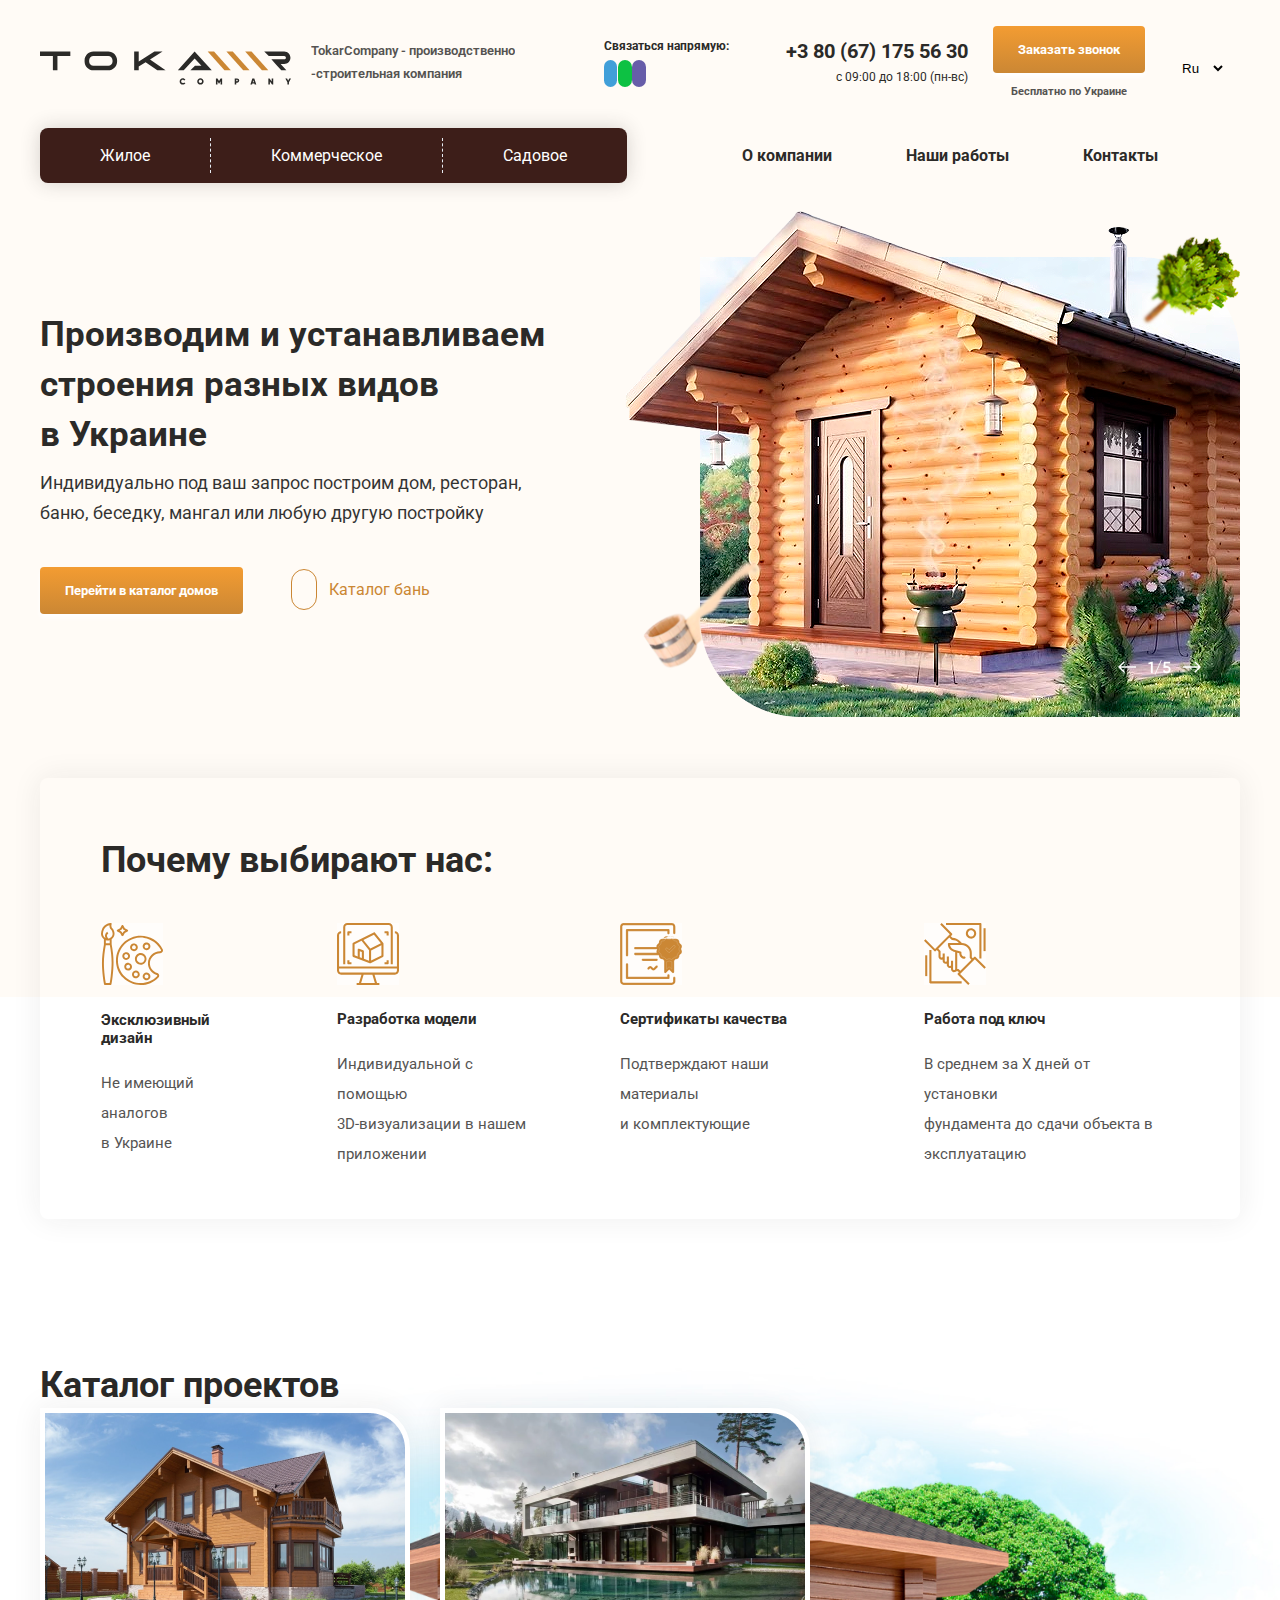
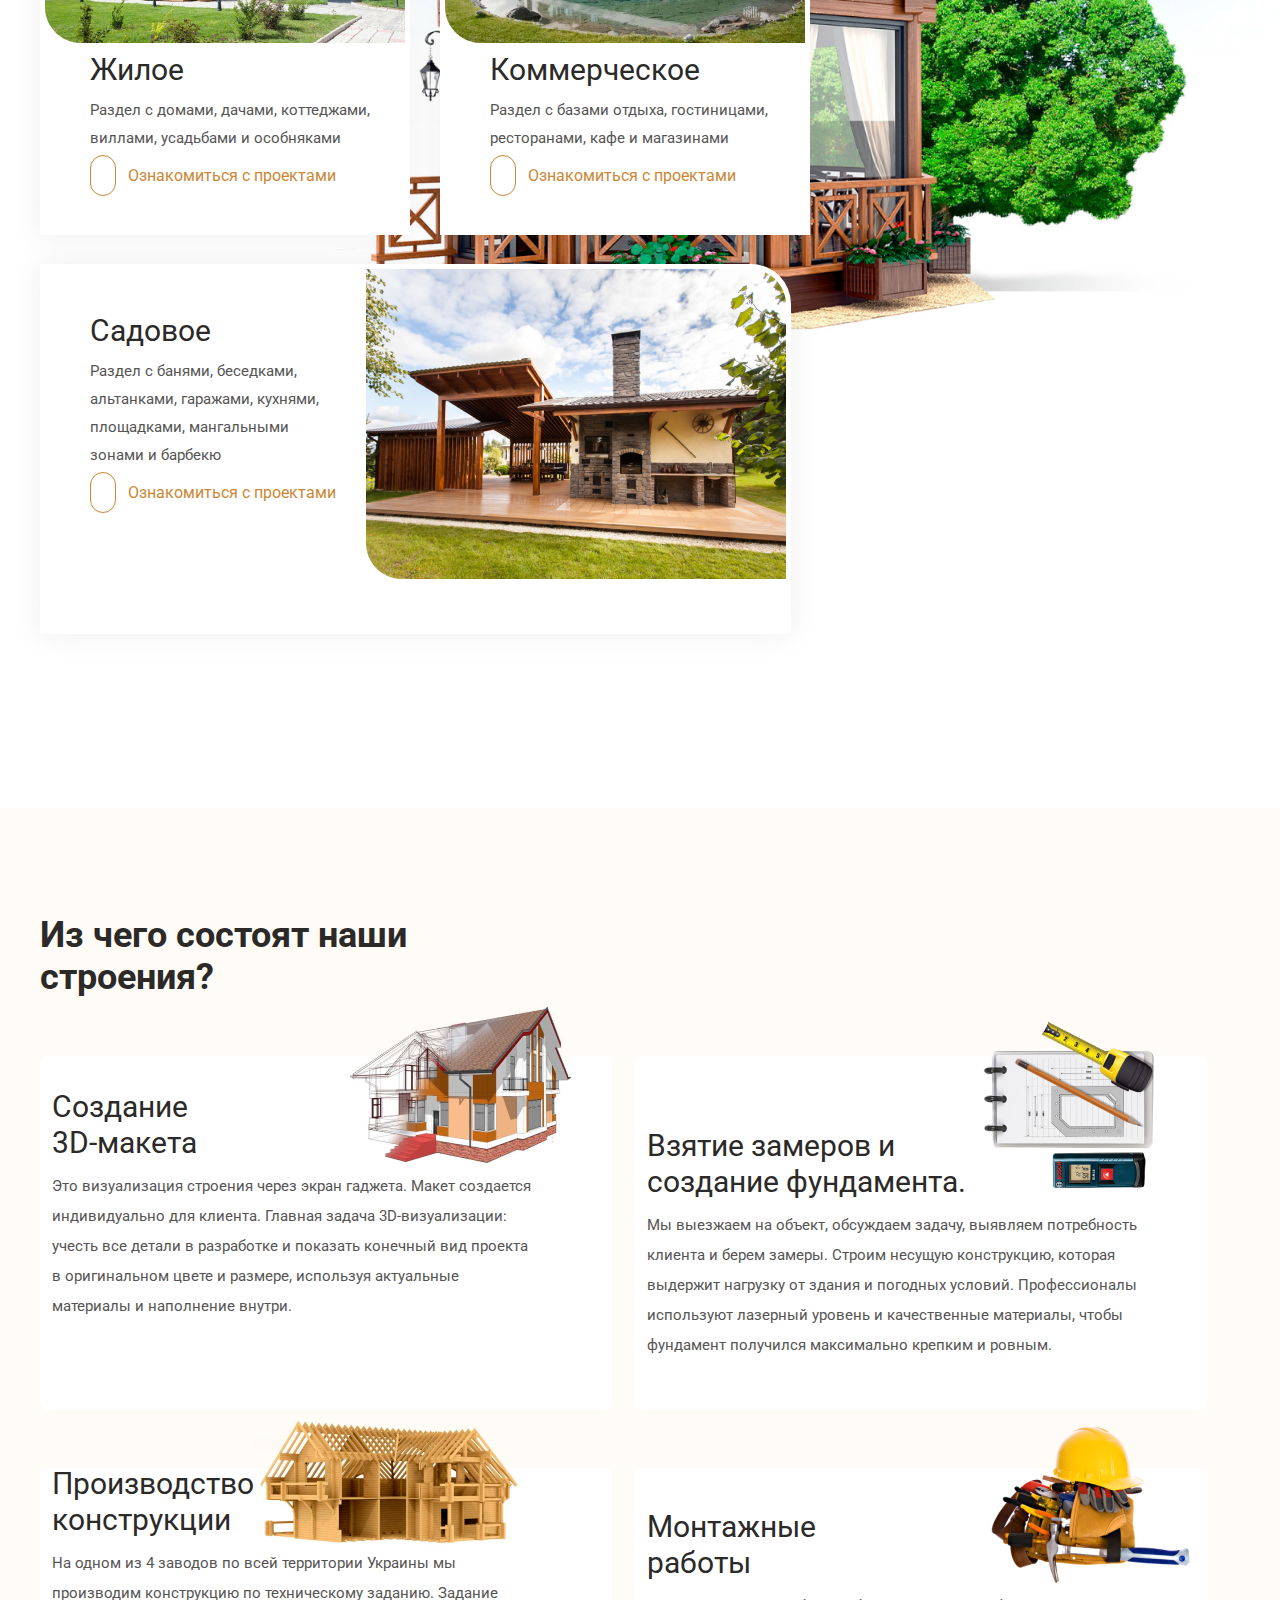
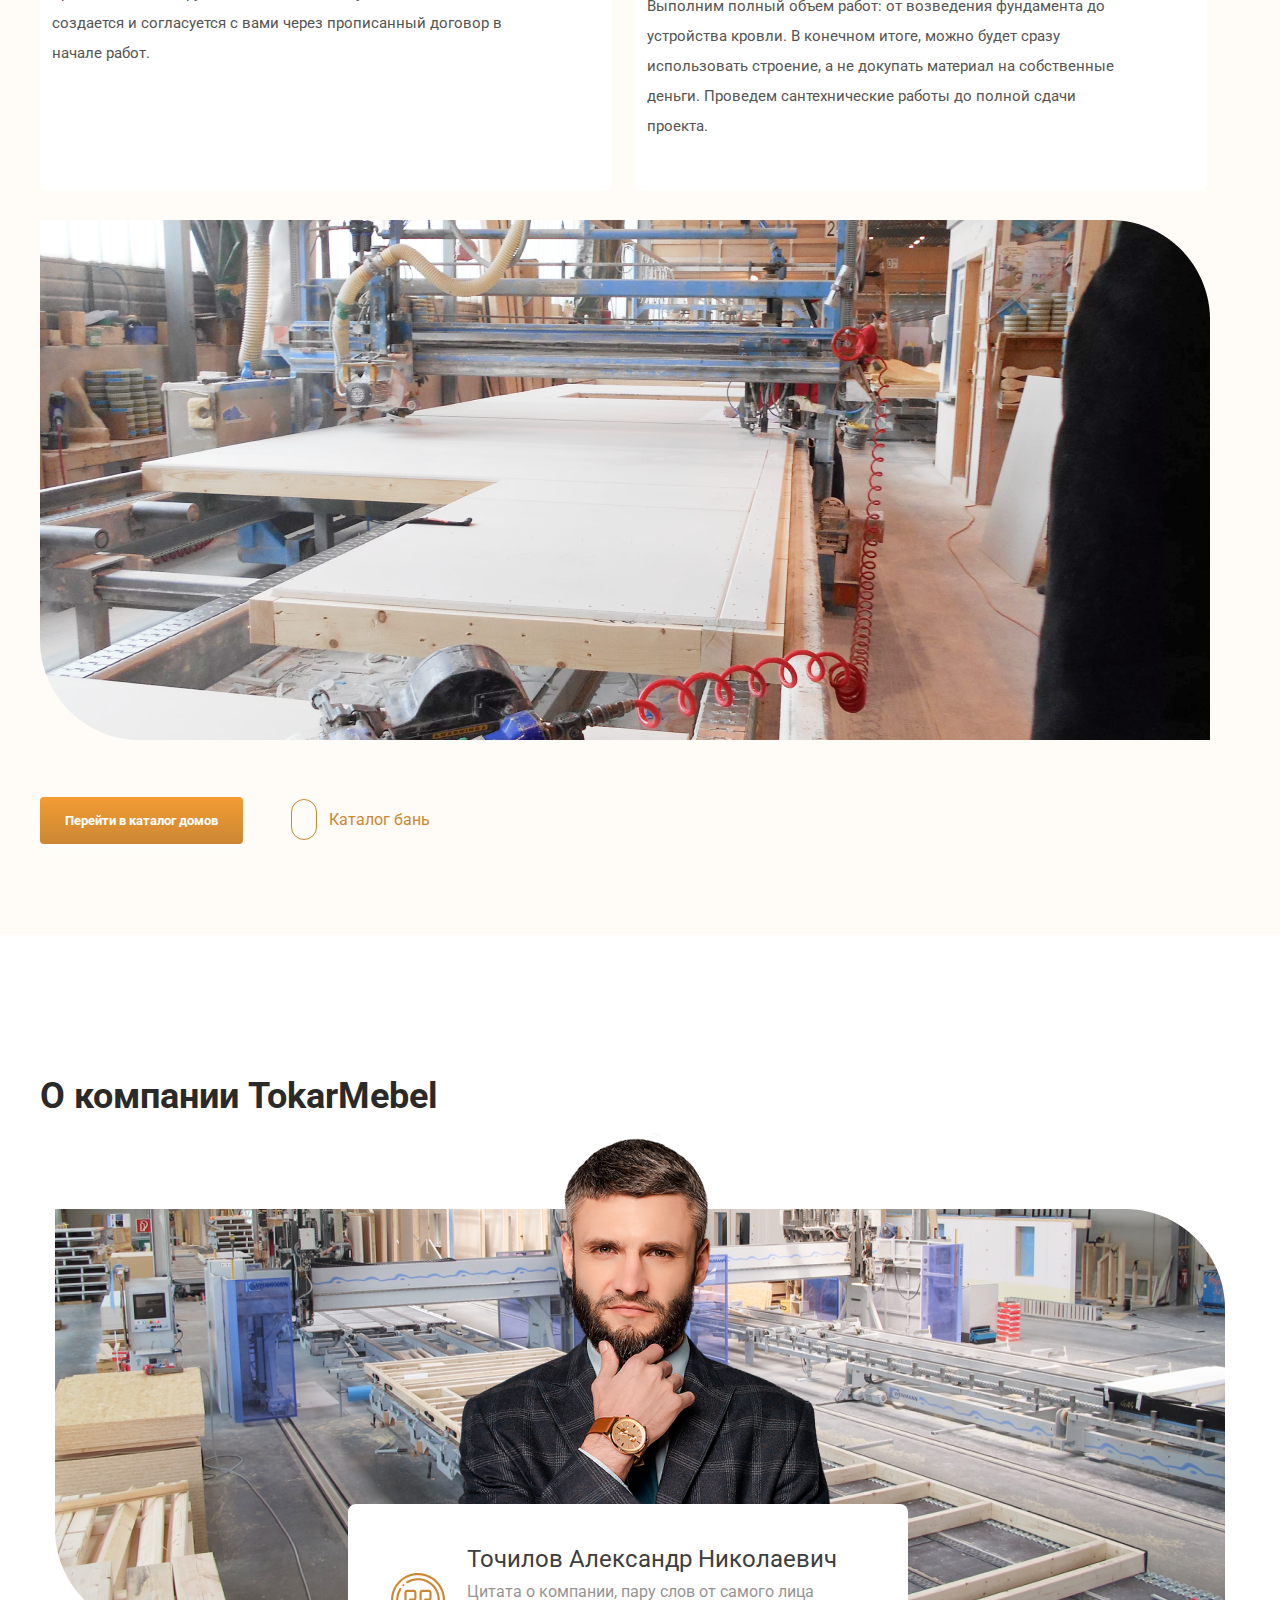
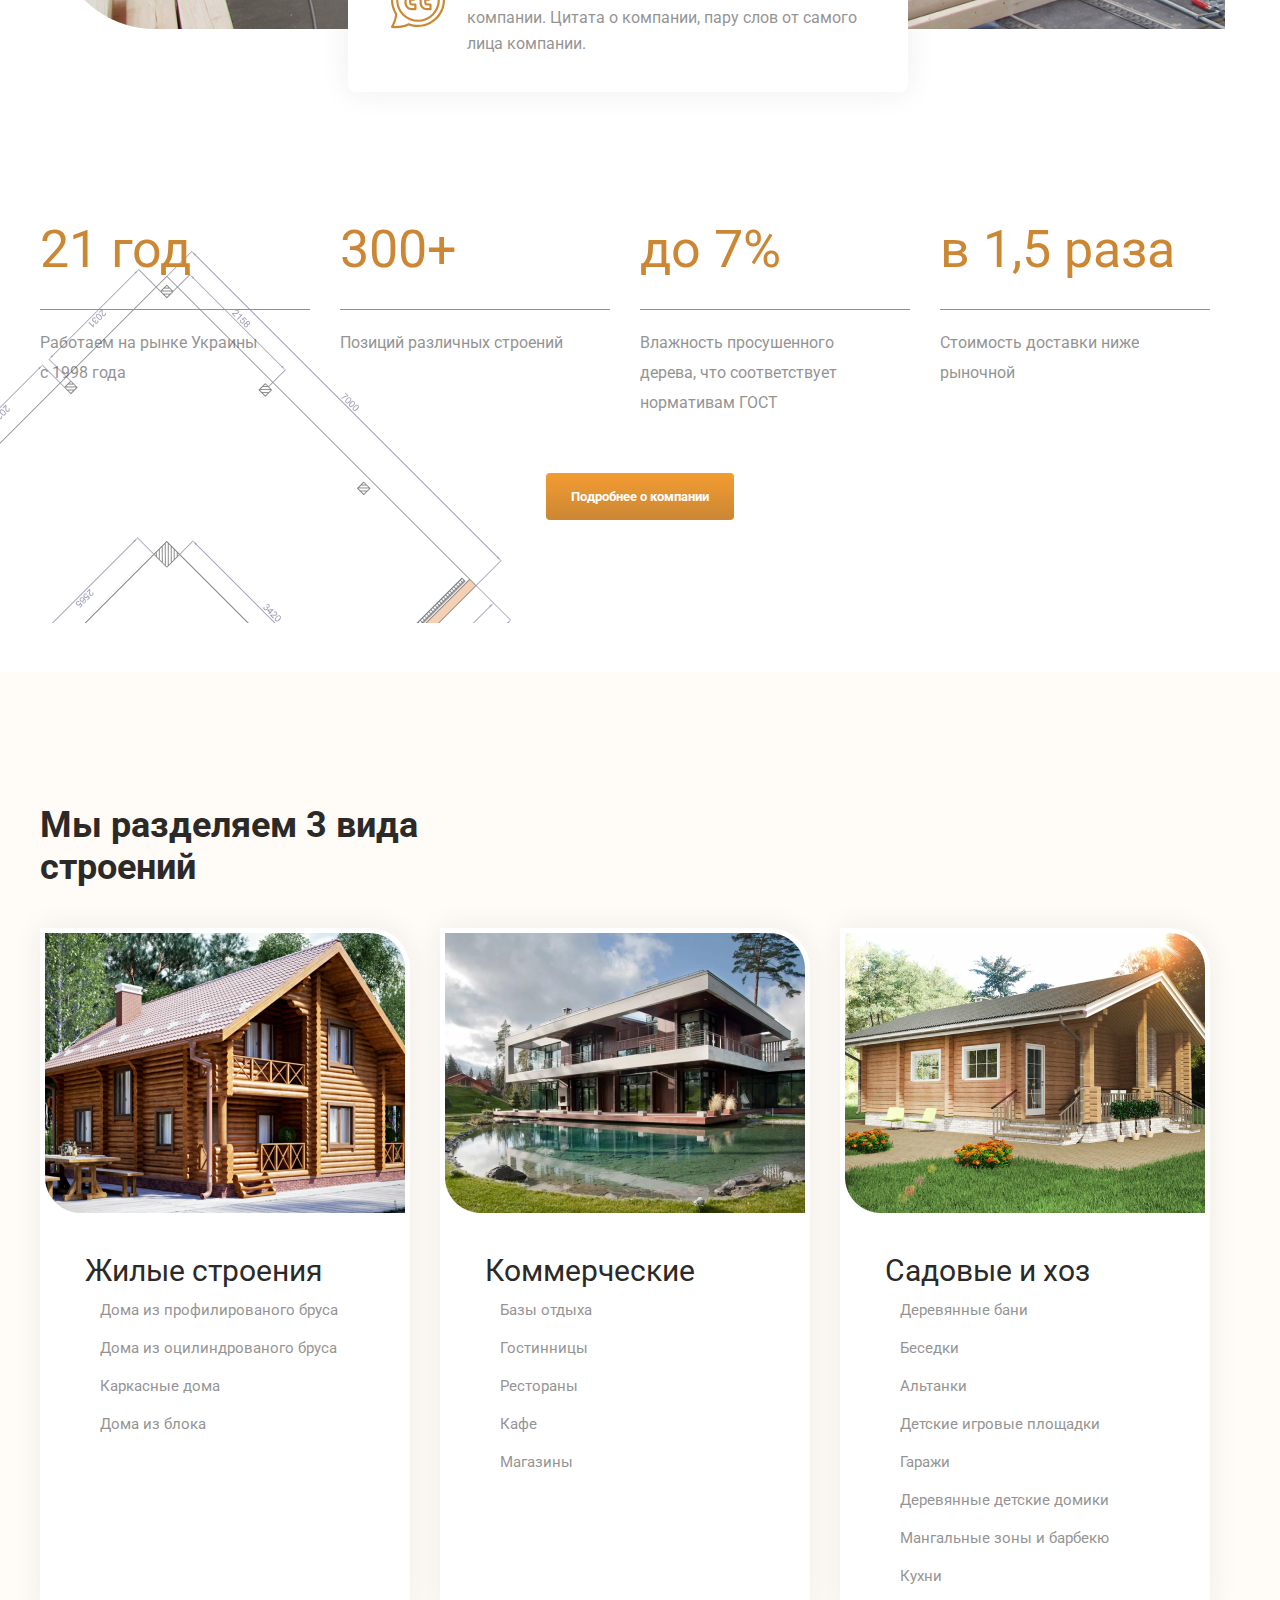
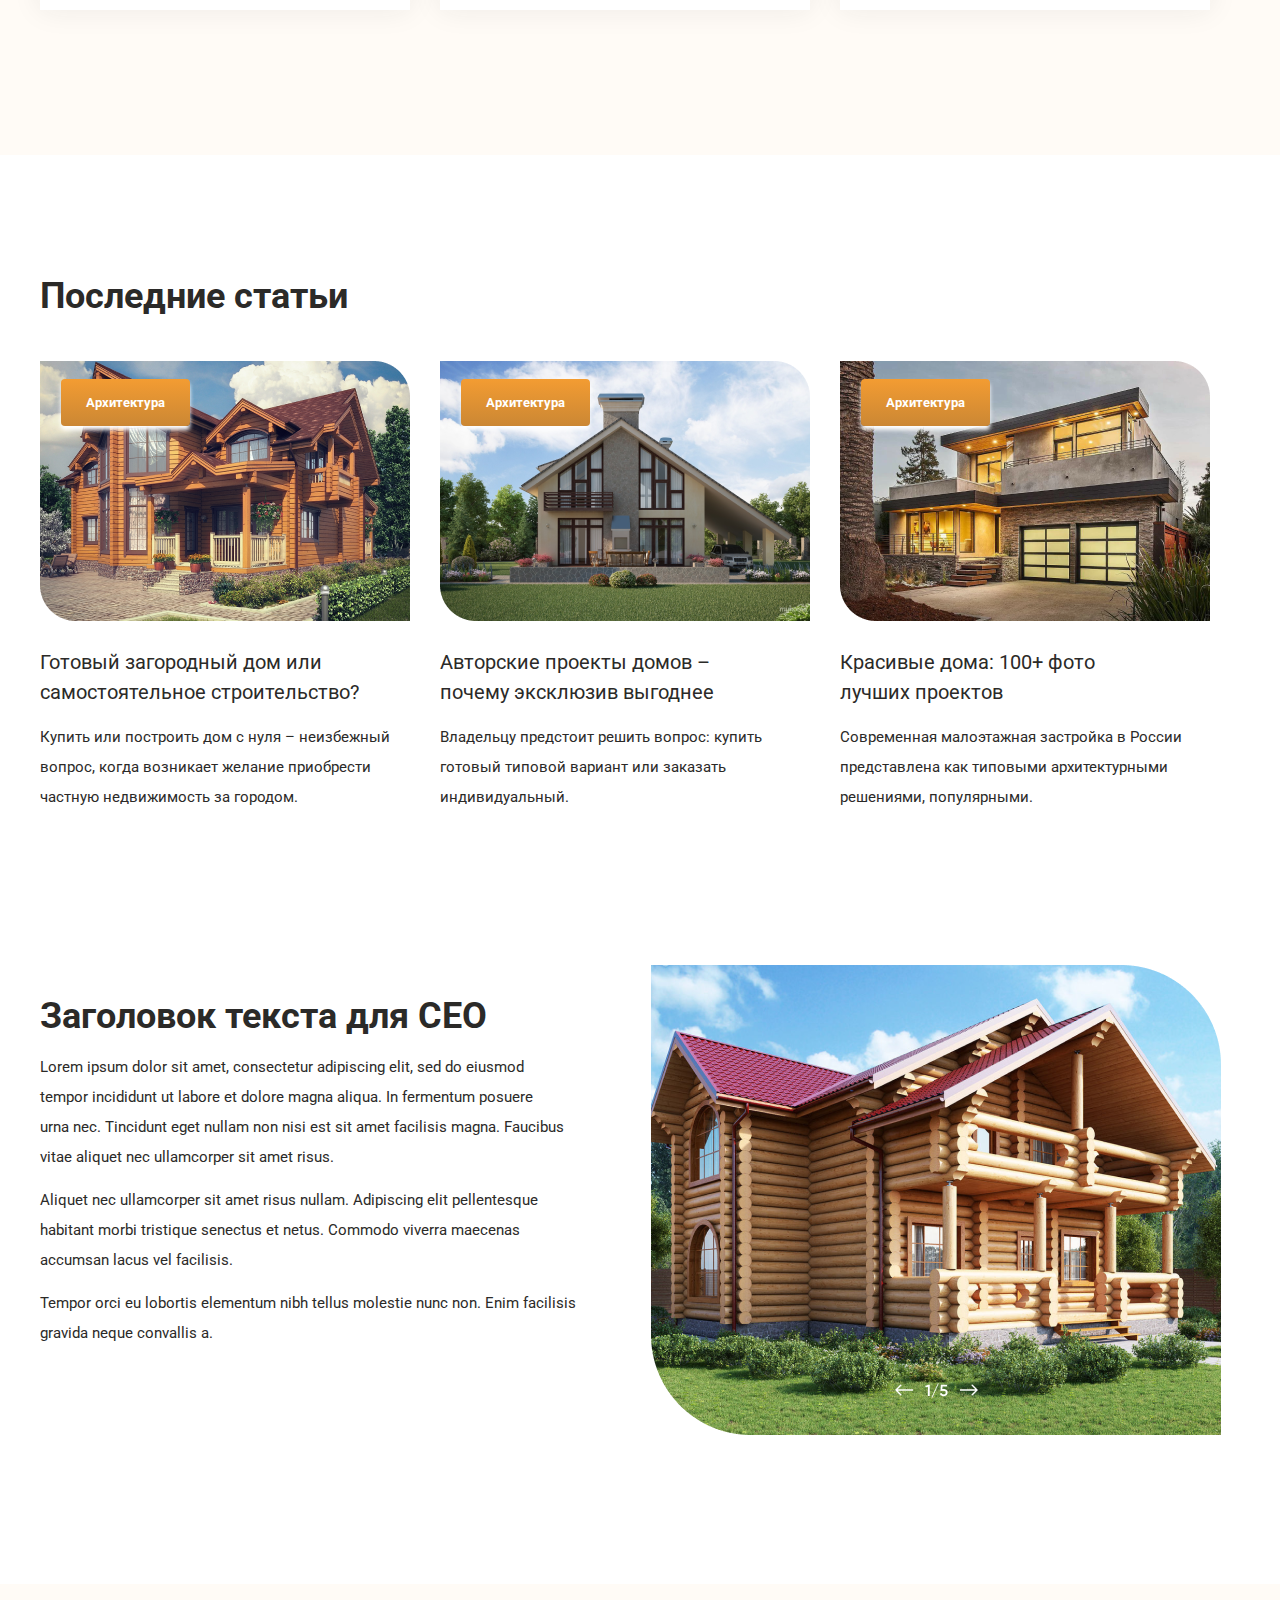
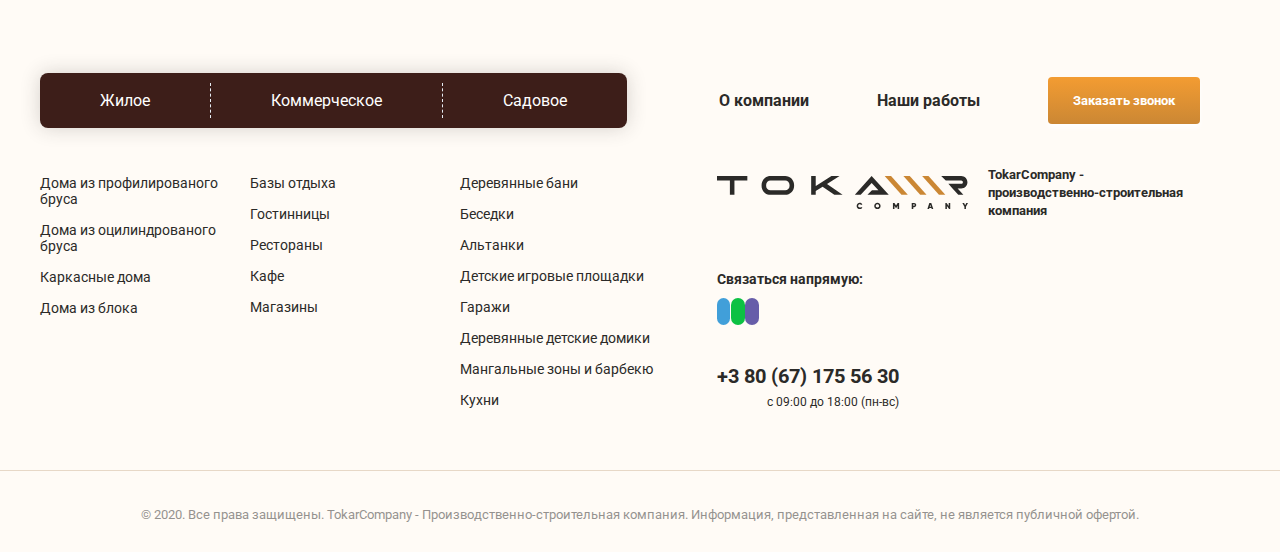
<file: index.html>
<!DOCTYPE html>
<html lang="ru">
<head>
    <meta charset="UTF-8">
    <meta http-equiv="X-UA-Compatible" content="IE=edge">
    <meta name="viewport" content="width=device-width, initial-scale=1.0">
    <title>Tokar Mebel</title>
    <link rel="preconnect" href="https://fonts.googleapis.com">
    <link rel="preconnect" href="https://fonts.gstatic.com" crossorigin>
    <link href="https://fonts.googleapis.com/css2?family=Roboto:wght@400;700;900&display=swap" rel="stylesheet">
    <link rel="stylesheet" href="https://cdnjs.cloudflare.com/ajax/libs/font-awesome/5.6.1/css/all.min.css" integrity="sha512-BxQjx52Ea/sanKjJ426PAhxQJ4BPfahiSb/ohtZ2Ipgrc5wyaTSgTwPhhZ/xC66vvg+N4qoDD1j0VcJAqBTjhQ==" crossorigin="anonymous" referrerpolicy="no-referrer" />
    <link rel="stylesheet" href="style.css">
</head>
<body>
    <div class="header-media">
        <div class="container">
            <div class="header-media-main">
                <img src="img/Logo.svg" alt="Logo">
                <div class="header-media-main-telephone">
                    <a href="contacts/index.html"><img src="img/Phone.png" alt=""></a>
                </div>
            </div>
        </div>
    </div>
    <header class="header">
        <div class="container">
            <div class="main-header">
                <img src="img/Logo.svg" alt="Logo">
                <h5 class="header-title">TokarCompany - производственно<br>-строительная компания</h5>
                <div class="header-social-network">
                    <h6>Связаться напрямую:</h6>
                    <a href="https://t.me/elnuranvarbek" class="telegram"><i class="fab fa-telegram-plane"></i></a>
                    <a href="#" class="whatsap"><i class="fab fa-whatsapp"></i></a>
                    <a href="#" class="wayber"><i class="fab fa-whatsapp"></i></a>
                </div>
                <div class="telephone">
                    <h3>+3 80 (67) 175 56 30</h3>
                    <h4>с 09:00 до 18:00 (пн-вс)</h4>
                </div>
                <div class="header-btn">
                    <a href="contacts/index.html" class="btn">Заказать звонок</a>
                    <h5>Бесплатно по Украине</h5>
                </div>
                <select name="language" class="language">
                    <option value="Russian">Ru</option>
                    <option value="USA">USA</option>
                    <option value="kz">Kz</option>
                </select>
            </div>
            <div class="header-main">
                <div class="header-main-btn">
                    <a href="catalog/index.html" class="start">Жилое</a>
                    <a href="catalog/index.html" class="center-item">Коммерческое</a>
                    <a href="catalog/index.html" class="last">Садовое</a>
                </div>
                <ul class="header-navigation-items">
                    <li class="header-navigation-item">О компании</li>
                    <li class="header-navigation-item">Наши работы</li>
                    <li class="header-navigation-item last-item">Контакты</li>
                </ul>
            </div>
       </div>
    </header>
    <section class="section-main-media">
        <div class="container">
            <h5>TokarCompany - производственно <br> -строительная компания</h5>
            <h1>Производим и устанавливаем строения разных видов в Украине</h1>
            <div class="section-main-media-image">
                <img src="img/Слайдер.png" alt="Каталог">
            </div>
            <p>Индивидуально под ваш запрос построим дом, ресторан, баню, беседку, мангал или любую другую постройку</p>
                <a href="catalog/index.html" class="btn">Перейти в каталог домов</a>
                <a href="catalog/index.html" class="next-directory"><i class="fas fa-chevron-right"></i> Каталог бань</a>
        </div>
    </section>
    <section class="section-main">
        <div class="container">
            <div class="main-section">
                <div class="main-section-info">
                    <h1>Производим и устанавливаем строения разных видов <br> в Украине</h1>
                    <p>Индивидуально под ваш запрос построим дом, ресторан, <br> баню, беседку, мангал или любую другую постройку</p>
                    <a href="#" class="btn">Перейти в каталог домов</a>
                    <a href="catalog/index.html" class="next-directory"><i class="fas fa-chevron-right"></i> Каталог бань</a>
                </div>
                <div class="main-section-image">
                    <img src="img/Слайдер.png" alt="Каталог">
                </div>
            </div>
        </div>
    </section>
    <div class="container">
        <section class="section-our-ability">
            <h1>Почему выбирают нас:</h1>
            <div class="main-our-ability">
                <div class="ability-blog">
                    <img src="img/Иконка.svg" alt="">
                    <h2>Эксклюзивный дизайн</h2>
                    <h3>Не имеющий аналогов<br>в Украине</h3>
                </div>
                <div class="ability-blog">
                    <img src="img/Desktop.svg" alt="Дизайнер">
                    <h2>Разработка модели</h2>
                    <h3>Индивидуальной с помощью <br> 3D-визуализации в нашем <br> приложении</h3>
                </div>
                <div class="ability-blog">
                    <img src="img/Сертификат.svg" alt="Сертификат">
                    <h2>Сертификаты качества</h2>
                    <h3>Подтверждают наши материалы <br> и комплектующие</h3>
                </div>
                <div class="ability-blog">
                    <img src="img/Иконка (2).svg" alt="">
                    <h2>Работа под ключ</h2>
                    <h3>В среднем за Х дней от установки <br> фундамента до сдачи объекта в <br> эксплуатацию</h3>
                </div>
            </div>
    </section>
    </div>
    <section class="section-project-directory">
            <img src="img/беседка 2.png" alt="" class="bsckground-image">
        <div class="container">
            <h1>Каталог проектов</h1>
            <div class="main-project">
                <div class="project-blog">
                    <img src="img/фото (1).png" alt="">
                    <h3>Жилое</h3>
                    <p>Раздел с домами, дачами, коттеджами, <br> виллами, усадьбами и особняками</p>
                    <a href="building-card/index.html" class="next-directory"><i class="fas fa-chevron-right"></i> Ознакомиться с проектами</a>
                </div>
                <div class="project-blog">
                    <img src="img/фото.png" alt="">
                    <h3>Коммерческое</h3>
                    <p>Раздел с базами отдыха, гостиницами, <br> ресторанами, кафе и магазинами</p>
                    <a href="building-card-2/index.html" class="next-directory"><i class="fas fa-chevron-right"></i> Ознакомиться с проектами</a>
                </div>
                <div class="project-blog only-one">
                    <div class="project-blog-info">
                        <h3>Садовое</h3>
                        <p>Раздел с банями, беседками, <br> альтанками, гаражами, кухнями, <br> площадками, мангальными <br> зонами и барбекю</p>
                        <a href="building-card/index.html" class="next-directory"><i class="fas fa-chevron-right"></i> Ознакомиться с проектами</a>
                    </div>
                    <img src="img/фото (2).png" alt="">
                </div>
            </div>
        </div>
    </section>
    <section class="section-information">
        <div class="container">
            <h1>Из чего состоят наши<br>строения?</h1>
            <div class="main-information">
                <div class="information-blog">
                    <div class="information-blog-image">
                        <div class="blog-title">
                            <h3>Создание <br> 3D-макета</h3>
                        </div>
                        <div class="blog-image">
                            <img src="img/Создание-3D-макета 1.png" alt="">
                        </div>
                    </div>
                    <p>Это визуализация строения через экран гаджета. Макет создается <br> индивидуально для клиента. Главная задача 3D-визуализации: <br> учесть все детали в разработке и показать конечный вид проекта <br> в оригинальном цвете и размере, используя актуальные <br> материалы и наполнение внутри.</p>
                </div>
                <div class="information-blog">
                    <div class="information-blog-image">
                        <div class="blog-title">
                            <h3>Взятие замеров и <br> создание фундамента.</h3>
                        </div>
                        <img src="img/zamer 1.png" alt="">
                    </div>
                    <p>Мы выезжаем на объект, обсуждаем задачу, выявляем потребность <br> клиента и берем замеры. Строим несущую конструкцию, которая <br> выдержит нагрузку от здания и погодных условий. Профессионалы <br> используют лазерный уровень и качественные материалы, чтобы <br> фундамент получился максимально крепким и ровным.</p>
                </div>
                <div class="information-blog ">
                    <div class="information-blog-image">
                        <div class="blog-title">
                            <h3>Производство <br> конструкции</h3>
                        </div>
                        <img src="img/Производство-конструкции 1.png" alt="">
                    </div>
                    <p>На одном из 4 заводов по всей территории Украины мы <br> производим конструкцию по техническому заданию. Задание <br> создается и согласуется с вами через прописанный договор в <br> начале работ.</p>
                </div>
                <div class="information-blog width">
                    <div class="information-blog-image">
                        <div class="blog-title">
                            <h3>Монтажные <br> работы</h3>
                        </div>
                        <div class="blog-image">
                            <img src="img/Монтаж 1.png" alt="">
                        </div>
                    </div>
                    <p>Выполним полный объем работ: от возведения фундамента до <br> устройства кровли. В конечном итоге, можно будет сразу <br> использовать строение, а не докупать материал на собственные <br> деньги. Проведем сантехнические работы до полной сдачи <br> проекта.</p>
                </div>
            </div>
            <img src="img/Rectangle 208.png" alt="" class="information-image">
            <a href="../catalog/index.html" class="btn">Перейти в каталог домов</a>
            <a href="../catalog/index.html" class="next-directory"><i class="fas fa-chevron-right"></i> Каталог бань</a>
        </div>
    </section>
    <section class="section-information-media">
        <div class="container">
            <h1>Из чего состоят наши<br>строения?</h1>
            <div class="main-information-media">
                <div class="information-blog-media">
                    <img src="img/Создание-3D-макета 1.png" alt="">
                    <h3>Создание <br> 3D-макета</h3>
                    <p>Это визуализация строения через экран гаджета. Макет создается индивидуально для клиента. Главная задача 3D-визуализации: учесть все детали в разработке и показать конечный вид проекта в оригинальном цвете и размере, используя актуальные <br> материалы и наполнение внутри.</p>
                </div>
                <div class="information-blog-media">
                    <img src="img/zamer 1.png" alt="">
                    <h3>Взятие замеров и <br> создание фундамента.</h3>
                    <p>Мы выезжаем на объект, обсуждаем задачу, выявляем потребность клиента и берем замеры. Строим несущую конструкцию, которая выдержит нагрузку от здания и погодных условий. Профессионалы используют лазерный уровень и качественные материалы, чтобы <br> фундамент получился максимально крепким и ровным.</p>
                </div>
                <div class="information-blog-media">
                    <img src="img/Производство-конструкции 1.png" alt="">
                    <h3>Производство <br> конструкции</h3>
                    <p>На одном из 4 заводов по всей территории Украины мы производим конструкцию по техническому заданию. Задание создается и согласуется с вами через прописанный договор в начале работ.</p>
                </div>
                <div class="information-blog-media">
                    <img src="img/Монтаж 1.png" alt="">
                    <h3>Монтажные <br> работы</h3>
                    <p>Выполним полный объем работ: от возведения фундамента до устройства кровли. В конечном итоге, можно будет сразу использовать строение, а не докупать материал на собственные деньги. Проведем сантехнические работы до полной сдачи проекта.</p>
                </div>
            </div>
            <img src="img/media-background-image.png" alt="" class="information-image">
            <a href="catalog/index.html" class="btn">Перейти в каталог домов</a>
            <a href="catalog/index.html" class="next-directory"><i class="fas fa-chevron-right"></i> Каталог бань</a>
        </div>
    </section>
    <section class="section-about-me">
        <div class="container">
            <h1>О компании TokarMebel</h1>
            <div class="about-me-image">
                <img src="img/Rectangle 213.png" alt="" class="about-image">
                <img src="img/Александр.png" alt="">
            </div>
            <div class="about-me-image-media">
                <img src="img/information.png" alt="" class="about-image">
                <img src="img/Александр.png" alt="">
            </div>
            <div class="main-about-me">
                <div class="mian-abot-me-info">
                    <img src="img/Group.svg" alt="">
                    <div class="main-about-me-info">
                        <h3>Точилов Александр Николаевич</h3>
                        <p>Цитата о компании, пару слов от самого лица <br> компании. Цитата о компании, пару слов от самого <br> лица компании. </p>
                    </div>
                </div>
                </div>
                <div class="about-me-statistics">
                    <div class="about-blog">
                        <h2>21 год</h2>
                        <p>Работаем на рынке Украины <br> с 1998 года</p>
                    </div>
                    <div class="about-blog">
                        <h2>300+</h2>
                        <p>Позиций различных строений</p>
                    </div>
                    <div class="about-blog">
                        <h2>до 7%</h2>
                        <p>Влажность просушенного <br> дерева, что соответствует <br> нормативам ГОСТ</p>
                    </div>
                    <div class="about-blog">
                        <h2>в 1,5 раза</h2>
                        <p>Стоимость доставки ниже <br> рыночной</p>
                    </div>
                </div>
                <div class="about-last-btn">
                    <a href="about-company/index.html" class="btn">Подробнее о компании</a>
                </div>
        </div>
    </section>
    <section class="section-types">
        <div class="container">
            <h1>Мы разделяем 3 вида <br> строений</h1>
            <div class="main-types">
                <div class="types-title">
                    <img src="img/title-1.png" alt="">
                    <h3>Жилые строения</h3>
                    <p><i class="fas fa-chevron-right"></i> Дома из	профилированого	бруса</p>
                    <p><i class="fas fa-chevron-right"></i> Дома из	оцилиндрованого	бруса</p>
                    <p><i class="fas fa-chevron-right"></i> Каркасные дома</p>
                    <p><i class="fas fa-chevron-right"></i>Дома	из	блока</p>
                </div>
                <div class="types-title">
                    <img src="img/title-2.png" alt="">
                    <h3>Коммерческие</h3>
                    <p><i class="fas fa-chevron-right"></i> Базы	отдыха</p>
                    <p><i class="fas fa-chevron-right"></i> Гостинницы</p>
                    <p><i class="fas fa-chevron-right"></i> Рестораны</p>
                    <p><i class="fas fa-chevron-right"></i> Кафе</p>
                    <p><i class="fas fa-chevron-right"></i> Магазины</p>
                </div>
                <div class="types-title">
                    <img src="img/title-3.png" alt="">
                    <h3>Садовые и хоз</h3>
                    <p><i class="fas fa-chevron-right"></i> Деревянные бани</p>
                    <p><i class="fas fa-chevron-right"></i> Беседки</p>
                    <p><i class="fas fa-chevron-right"></i> Альтанки</p>
                    <p><i class="fas fa-chevron-right"></i> Детские	игровые	площадки</p>
                    <p><i class="fas fa-chevron-right"></i> Гаражи</p>
                    <p><i class="fas fa-chevron-right"></i> Деревянные	детские	домики</p>
                    <p><i class="fas fa-chevron-right"></i> Мангальные	зоны и	барбекю</p>
                    <p><i class="fas fa-chevron-right"></i> Кухни</p>
                </div>
            </div>
        </div>
    </section>
    <section class="section-blog">
        <div class="container">
            <h1>Последние статьи</h1>
            <div class="main-blog">
                <div class="blog">
                    <div class="blog-btn">
                        <a href="building-card/index.html" class="btn"> Архитектура</a>
                    </div>
                    <img src="img/blog-1.png" alt="">
                    <h3>Готовый загородный дом или <br> самостоятельное строительство?</h3>
                    <p>Купить или построить дом с нуля – неизбежный <br> вопрос, когда возникает желание приобрести <br> частную недвижимость за городом. </p>
                </div>
                <div class="blog">
                    <div class="blog-btn">
                        <a href="building-card-2/index.html" class="btn"> Архитектура</a>
                    </div>
                    <img src="img/blog-2.png" alt="">
                    <h3>Авторские проекты домов –  <br> почему эксклюзив выгоднее</h3>
                    <p>Владельцу предстоит решить вопрос: купить <br> готовый типовой вариант или заказать <br> индивидуальный. </p>
                </div>
                <div class="blog">
                    <div class="blog-btn">
                        <a href="building-card/index.html" class="btn"> Архитектура</a>
                    </div>
                    <img src="img/blog-3.png" alt="">
                    <h3>Красивые дома: 100+ фото <br> лучших проектов</h3>
                    <p>Современная малоэтажная застройка в России <br> представлена как типовыми архитектурными <br> решениями, популярными.</p>
                </div>
            </div>
        </div>
    </section>
    <section class="section-subtitle">
        <div class="container">
            <div class="main-subtitle">
                <div class="subtitle-info">
                    <h1>Заголовок текста для СЕО</h1>
                    <p>Lorem ipsum dolor sit amet, consectetur adipiscing elit, sed do eiusmod <br> tempor incididunt ut labore et dolore magna aliqua. In fermentum posuere <br> urna nec. Tincidunt eget nullam non nisi est sit amet facilisis magna. Faucibus <br> vitae aliquet nec ullamcorper sit amet risus.</p>
                    <p> Aliquet nec ullamcorper sit amet risus nullam. Adipiscing elit pellentesque <br> habitant morbi tristique senectus et netus. Commodo viverra maecenas <br> accumsan lacus vel facilisis.</p>
                    <p>Tempor orci eu lobortis elementum nibh tellus molestie nunc non. Enim facilisis <br> gravida neque convallis a.</p>
                </div>
                <div class="subtitle-image">
                    <img src="img/subtitle-image.png" alt="">
                </div>
            </div>
        </div>
    </section>
    <section class="section-subtitle-media">
        <h1>Заголовок текста <br> для СЕО</h1>
        <p>Lorem ipsum dolor sit amet, consectetur adipiscing elit, sed do eiusmod tempor incididunt ut labore et dolore magna aliqua. In fermentum posuere urna nec. Tincidunt eget nullam non nisi est sit amet facilisis magna. Faucibus vitae aliquet nec ullamcorper sit amet risus.</p>
        <img src="img/subtitle-image.png" alt="">
        <p>Aliquet nec ullamcorper sit amet risus nullam. Adipiscing elit pellentesque habitant morbi tristique senectus et netus. Commodo viverra maecenas accumsan lacus vel facilisis.</p>
        <p>Tempor orci eu lobortis elementum nibh tellus molestie nunc non. Enim facilisis gravida neque convallis a.</p>
    </section>
    <footer class="footer">
        <div class="container">
            <div class="footer-main">
                <div class="footer-main-btn">
                    <a href="catalog/index.html" class="start">Жилое</a>
                    <a href="catalog/index.html" class="center-item">Коммерческое</a>
                    <a href="catalog/index.html" class="last">Садовое</a>
                </div>
                <ul class="footer-navigation-items">
                    <li class="footer-navigation-item">О компании</li>
                    <li class="footer-navigation-item">Наши работы</li>
                </ul>
                <div class="footer-button">
                    <a href="contacts/index.html" class="btn">Заказать звонок</a>
                </div>
            </div>
            <div class="main-footer">
                <div class="footer-item">
                    <div class="footer-title">
                        <h5>Дома из	профилированого	бруса</h5>
                        <h5>Дома из	оцилиндрованого	бруса</h5>
                        <h5>Каркасные дома</h5>
                        <h5>Дома из блока</h5>
                    </div>
                    <div class="footer-title">
                        <h5>Базы отдыха</h5>
                        <h5>Гостинницы</h5>
                        <h5>Рестораны</h5>
                        <h5>Кафе</h5>
                        <h5>Магазины</h5>
                    </div>
                    <div class="footer-title">
                        <h5>Деревянные бани</h5>
                        <h5>Беседки</h5>
                        <h5>Альтанки</h5>
                        <h5>Детские	игровые	площадки</h5>
                        <h5>Гаражи</h5>
                        <h5>Деревянные	детские	домики</h5>
                        <h5>Мангальные	зоны и	барбекю</h5>
                        <h5>Кухни</h5>
                    </div>
                </div>
                <div class="footer-social-network">
                    <div class="footer-logo">
                        <img src="img/Logo.svg" alt="Logo">
                        <h5>TokarCompany - <br> производственно-строительная <br> компания</h5>
                    </div>
                    <div class="footer-social">
                        <h5>Связаться напрямую:</h5>
                        <a href="https://t.me/elnuranvarbek" class="telegram"><i class="fab fa-telegram-plane"></i></a>
                        <a href="#" class="whatsap"><i class="fab fa-whatsapp"></i></a>
                        <a href="#" class="wayber"><i class="fab fa-whatsapp"></i></a>
                    </div>
                    <div class="telephone">
                        <h3>+3 80 (67) 175 56 30</h3>
                        <h4>с 09:00 до 18:00 (пн-вс)</h4>
                    </div>
                </div>
            </div>
        </div>
        <div class="footer-last">
            <h3>&copy; 2020. Все права защищены. TokarCompany - Производственно-строительная компания. Информация, представленная на сайте, не является публичной офертой.</h3>
        </div>
    </footer>
    <footer class="footer-media">
        <img src="img/Logo.svg" alt="Logo">
        <h5>TokarCompany - производственно <br> -строительная компания</h5>
        <div class="footer-blog-item">
            <div class="footer-blog-title">
                <a href="#">Жилое</a>
            </div>
            <div class="footer-blog-title">
                <a href="#">Коммерческое</a>
            </div>
            <div class="footer-blog-title">
                <a href="#">Садовое</a>
            </div>
            <div class="footer-blog-title">
                <a href="#">О компании</a>
            </div>
            <div class="footer-blog-title">
                <a href="#">Наши работы</a>
            </div>
        </div>
        <div class="footer-social-network">
            <h4>Связаться напрямую:</h4>
            <a href="https://t.me/elnuranvarbek" class="telegram"><i class="fab fa-telegram-plane"></i></a>
            <a href="#" class="whatsap"><i class="fab fa-whatsapp"></i></a>
            <a href="#" class="wayber"><i class="fab fa-whatsapp"></i></a>
        </div>
        <div class="footer-telephone">
            <h3>+3 80 (67) 175 56 30</h3>
            <p>с 09:00 до 18:00 (пн-вс)</p>
            <a href="#" class="btn">Заказать</a>
        </div>
        <div class="last-footer">
            <h6>&copy; 2020. Все права защищены. TokarCompany - <br> Производственно-строительная компания. <br> Информация, представленная на сайте, не является <br> публичной офертой.</h6>
        </div>
    </footer>
</body>
</html>
</file>
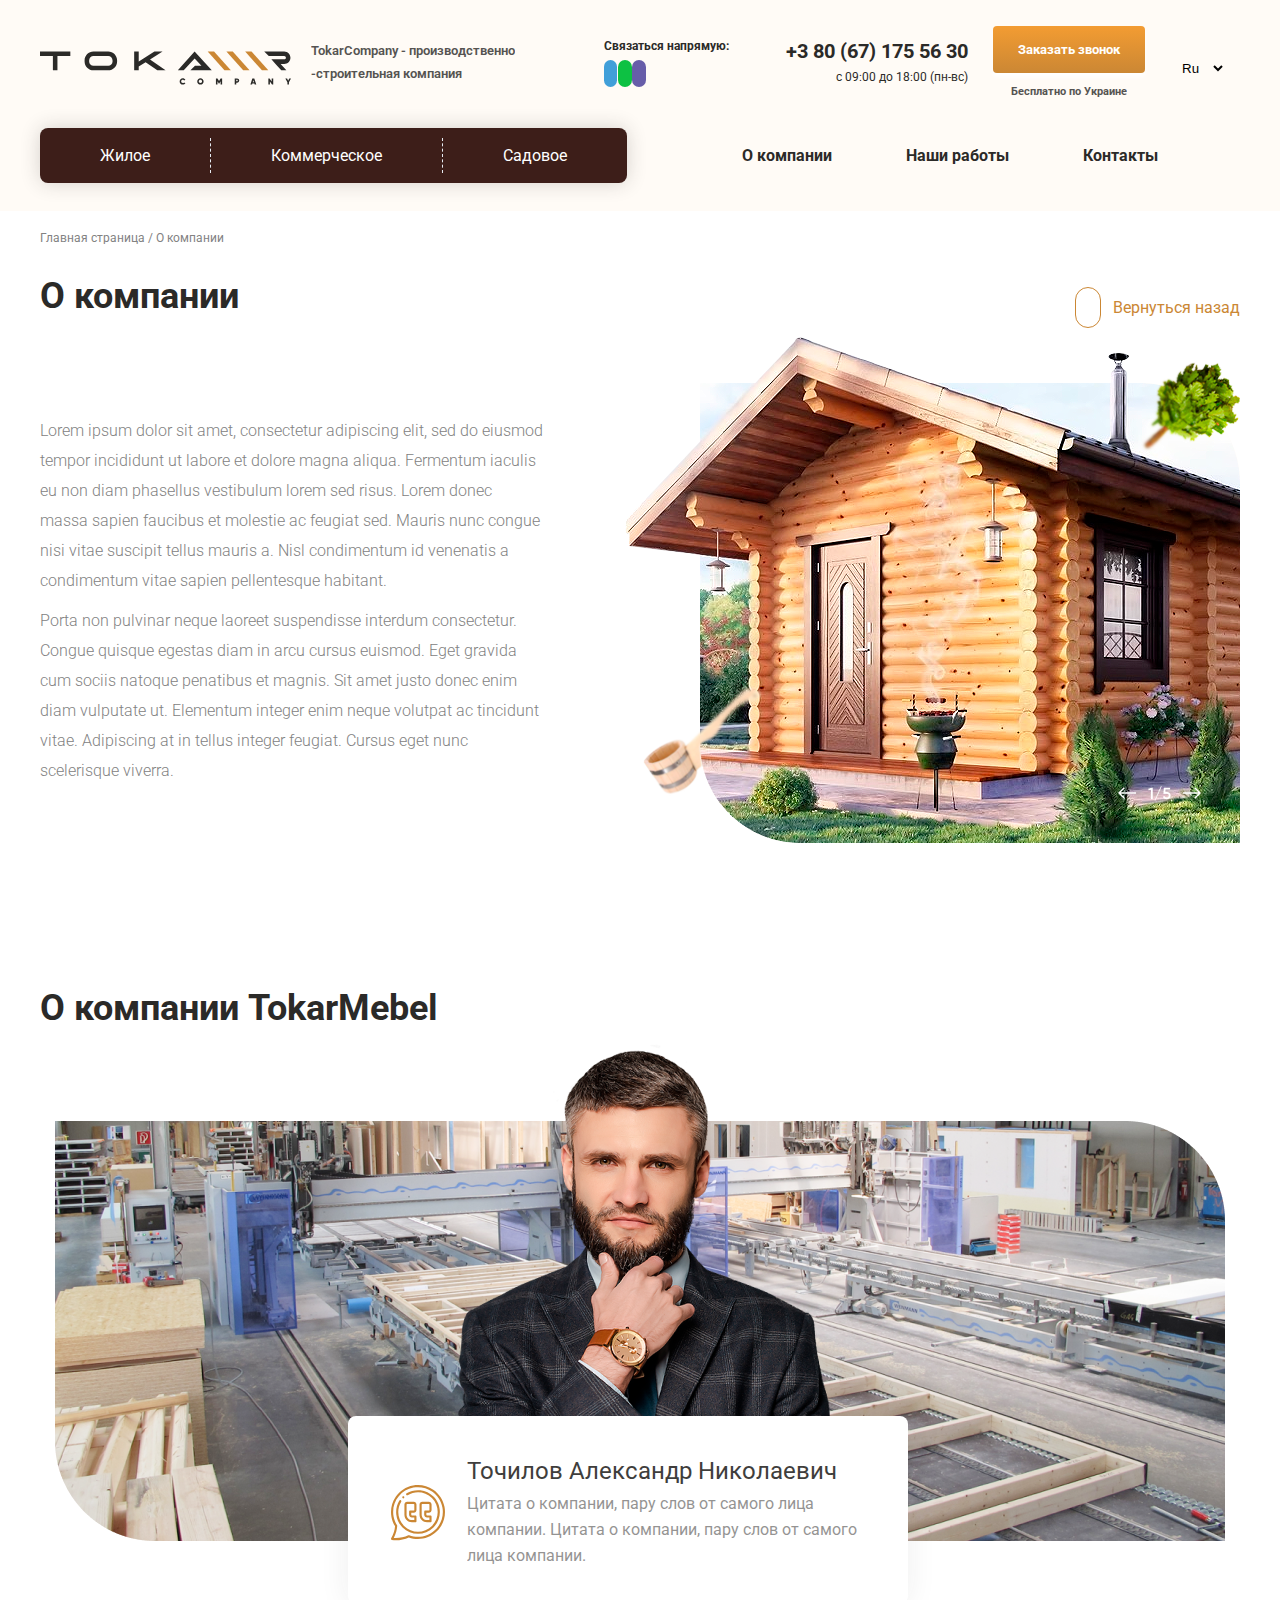
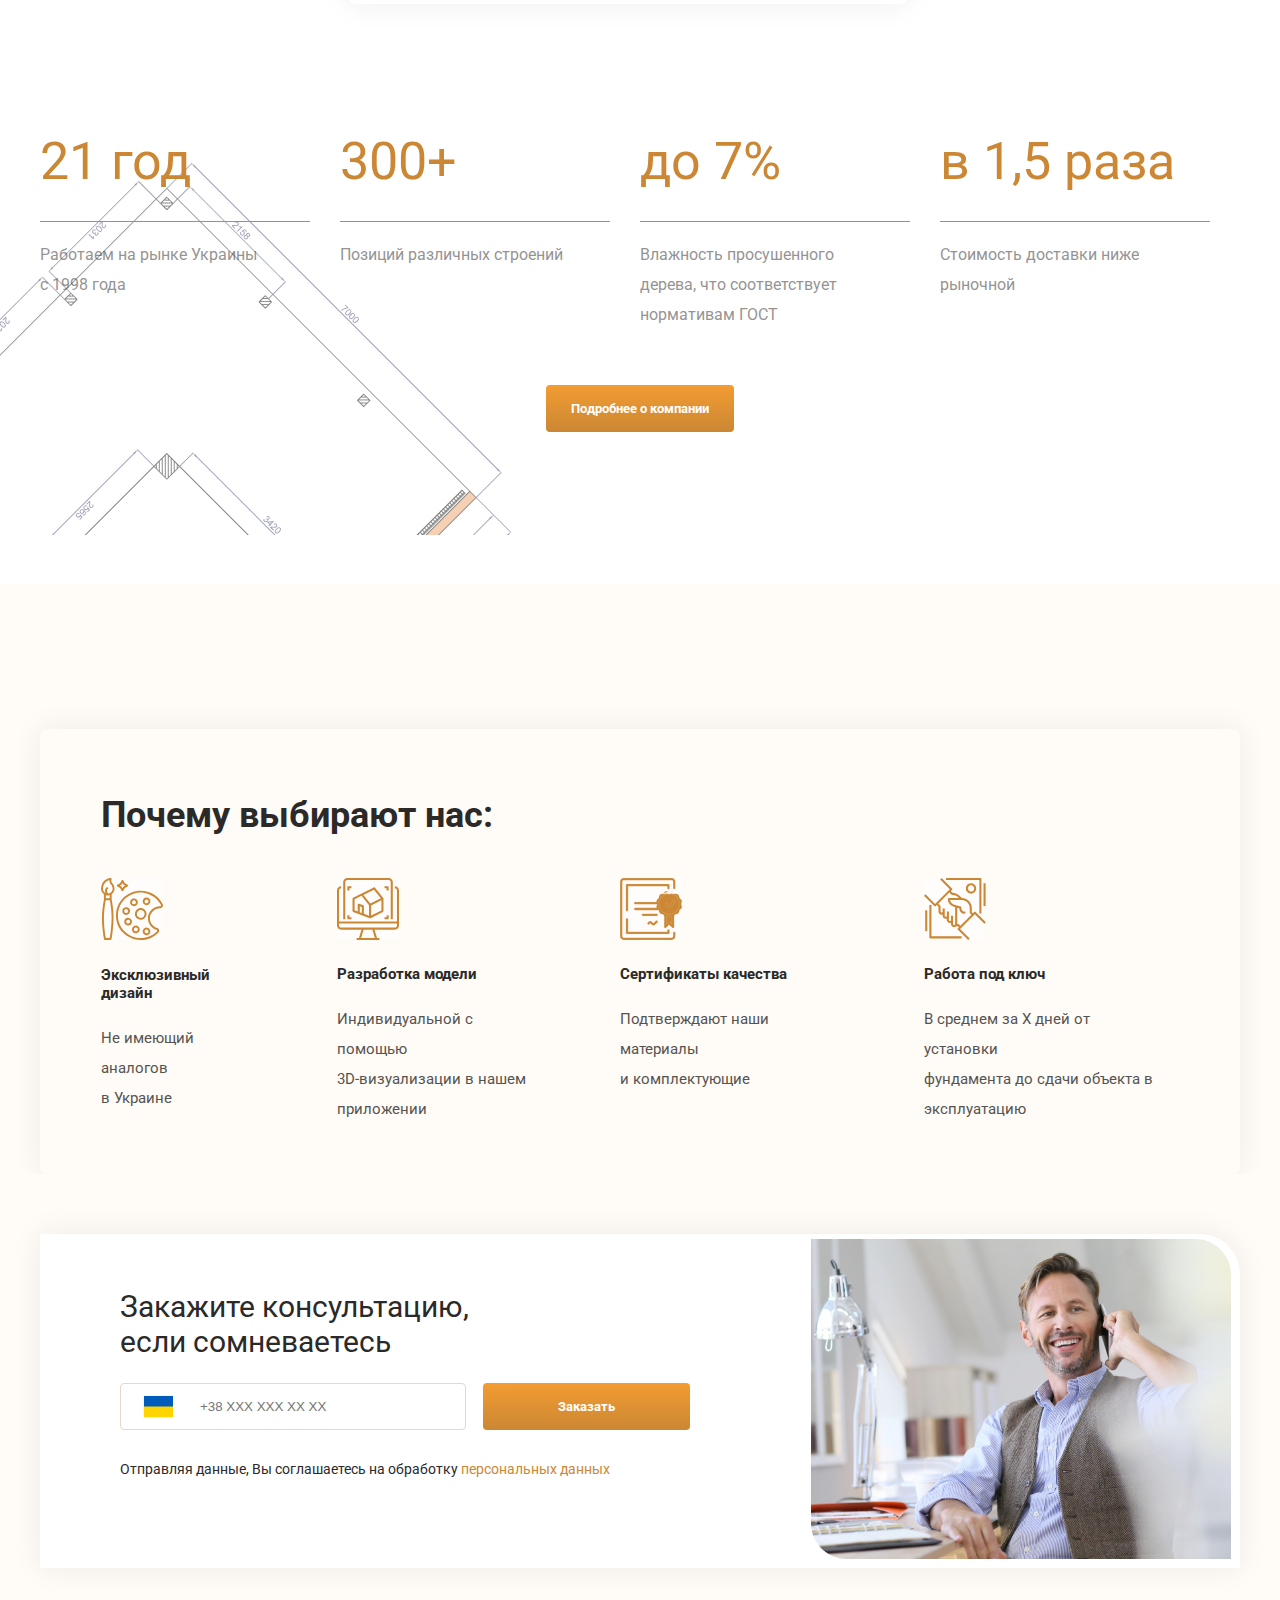
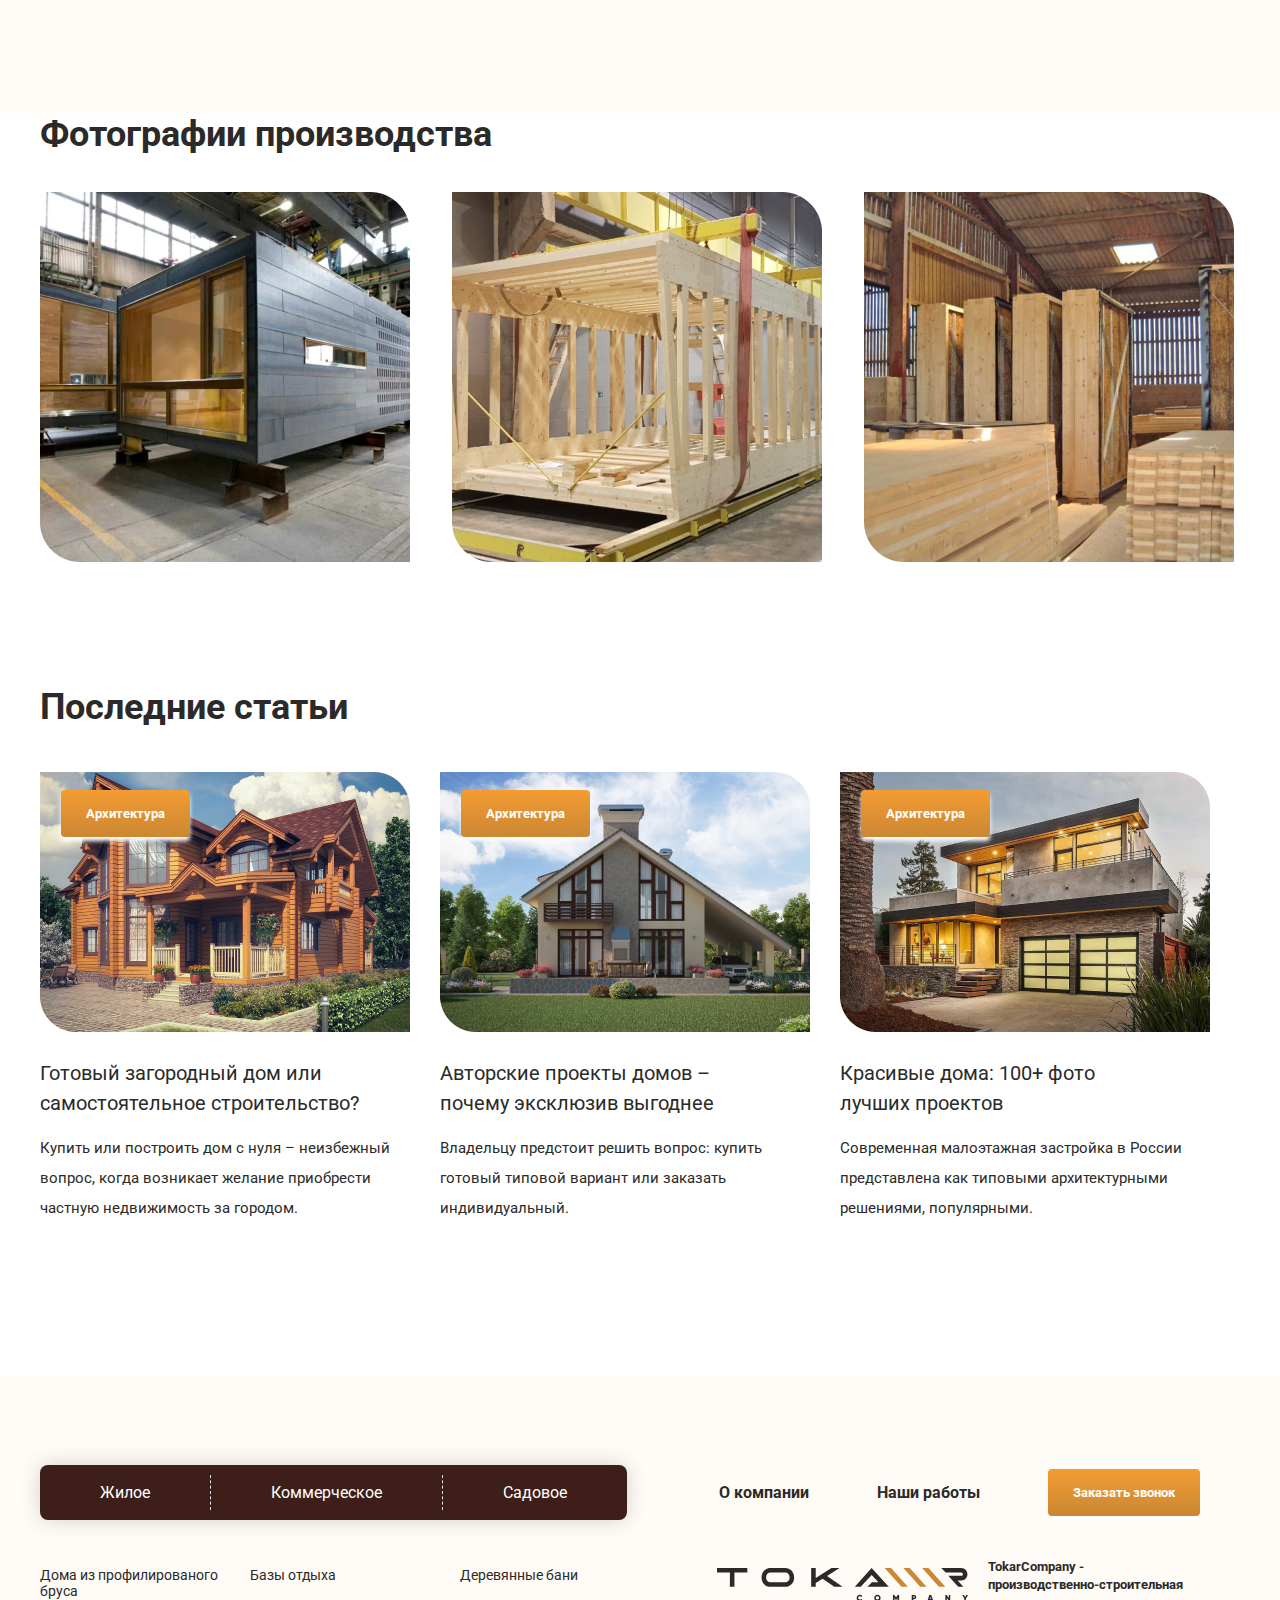
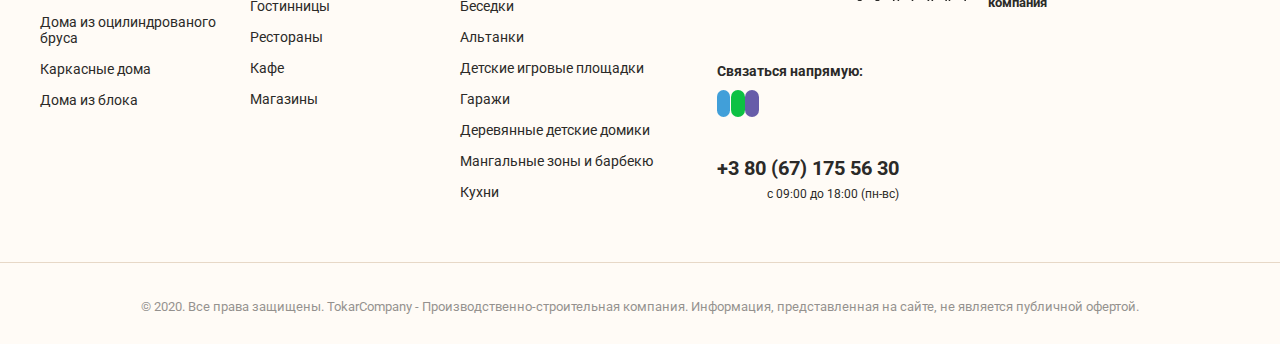
<file: about-company/index.html>
<!DOCTYPE html>
<html lang="en">
<head>
    <meta charset="UTF-8">
    <meta http-equiv="X-UA-Compatible" content="IE=edge">
    <meta name="viewport" content="width=device-width, initial-scale=1.0">
    <title>Главная страница / О компании</title>
    <link rel="preconnect" href="https://fonts.googleapis.com">
    <link rel="preconnect" href="https://fonts.gstatic.com" crossorigin>
    <link href="https://fonts.googleapis.com/css2?family=Roboto:wght@300;400;700;900&display=swap" rel="stylesheet">
    <link rel="stylesheet" href="https://cdnjs.cloudflare.com/ajax/libs/font-awesome/5.6.1/css/all.min.css" integrity="sha512-BxQjx52Ea/sanKjJ426PAhxQJ4BPfahiSb/ohtZ2Ipgrc5wyaTSgTwPhhZ/xC66vvg+N4qoDD1j0VcJAqBTjhQ==" crossorigin="anonymous" referrerpolicy="no-referrer" />
    <link rel="stylesheet" href="style.css">
</head>
<body>
    <div class="header-media">
        <div class="container">
            <div class="header-media-main">
                <img src="img/Logo.svg" alt="Logo">
                <div class="header-media-main-telephone">
                    <a href="../contacts/index.html"><img src="img/Phone.png" alt=""></a>
                </div>
            </div>
        </div>
    </div>
    <header class="header">
        <div class="container">
            <div class="main-header">
                <img src="img/Logo.svg" alt="Logo">
                <h5 class="header-title">TokarCompany - производственно<br>-строительная компания</h5>
                <div class="header-social-network">
                    <h6>Связаться напрямую:</h6>
                    <a href="https://t.me/elnuranvarbek" class="telegram"><i class="fab fa-telegram-plane"></i></a>
                    <a href="#" class="whatsap"><i class="fab fa-whatsapp"></i></a>
                    <a href="#" class="wayber"><i class="fab fa-whatsapp"></i></a>
                </div>
                <div class="telephone">
                    <h3>+3 80 (67) 175 56 30</h3>
                    <h4>с 09:00 до 18:00 (пн-вс)</h4>
                </div>
                <div class="header-btn">
                    <a href="#" class="btn">Заказать звонок</a>
                    <h5>Бесплатно по Украине</h5>
                </div>
                <select name="language" class="language">
                    <option value="Russian">Ru</option>
                    <option value="USA">USA</option>
                    <option value="kz">Kz</option>
                </select>
            </div>
            <div class="header-main">
                <div class="header-main-btn">
                    <a href="../catalog/index.html" class="start">Жилое</a>
                    <a href="../catalog/index.html" class="center-item">Коммерческое</a>
                    <a href="../catalog/index.html" class="last">Садовое</a>
                </div>
                <ul class="header-navigation-items">
                    <li class="header-navigation-item">О компании</li>
                    <li class="header-navigation-item">Наши работы</li>
                    <li class="header-navigation-item last-item">Контакты</li>
                </ul>
            </div>
       </div>
    </header>
    <section class="section-main">
        <div class="container">
            <div class="main-section">
                <div class="main-section-subtitle">
                    <div class="main-section-subtitle-info">
                        <h5>Главная страница / О компании</h5>
                        <h1>О компании</h1>
                    </div>
                    <div class="main-section-subtitle-btn">
                        <a href="../index.html" class="next-directory"><i class="fas fa-chevron-left"></i> Вернуться назад</a>
                    </div>
                </div>
                <div class="main-section-info">
                    <div class="main-section-info-title">
                        <p>Lorem ipsum dolor sit amet, consectetur adipiscing elit, sed do eiusmod tempor incididunt ut labore et dolore magna aliqua. Fermentum iaculis eu non diam phasellus vestibulum lorem sed risus. Lorem donec massa sapien faucibus et molestie ac feugiat sed. Mauris nunc congue nisi vitae suscipit tellus mauris a. Nisl condimentum id venenatis a condimentum vitae sapien pellentesque habitant.</p>
                        <p>Porta non pulvinar neque laoreet suspendisse interdum consectetur. Congue quisque egestas diam in arcu cursus euismod. Eget gravida cum sociis natoque penatibus et magnis. Sit amet justo donec enim diam vulputate ut. Elementum integer enim neque volutpat ac tincidunt vitae. Adipiscing at in tellus integer feugiat. Cursus eget nunc scelerisque viverra. </p>
                    </div>
                    <div class="main-section-info-image">
                        <img src="img/section-main.png" alt="">
                    </div>
                    <div class="main-section-info-image-media">
                        <img src="img/section-main.png" alt="">
                    </div>
                    <div class="main-section-info-title-media">
                        <p>Lorem ipsum dolor sit amet, consectetur adipiscing elit, sed do eiusmod tempor incididunt ut labore et dolore magna aliqua. Fermentum iaculis eu non diam phasellus vestibulum lorem sed risus. Lorem donec massa sapien faucibus et molestie ac feugiat sed. Mauris nunc congue nisi vitae suscipit tellus mauris a. Nisl condimentum id venenatis a condimentum vitae sapien pellentesque habitant.</p>
                        <p>Porta non pulvinar neque laoreet suspendisse interdum consectetur. Congue quisque egestas diam in arcu cursus euismod. Eget gravida cum sociis natoque penatibus et magnis. Sit amet justo donec enim diam vulputate ut. Elementum integer enim neque volutpat ac tincidunt vitae. Adipiscing at in tellus integer feugiat. Cursus eget nunc scelerisque viverra. </p>
                    </div>
                </div>
            </div>
        </div>
    </section>
    <section class="section-about-me">
        <div class="container">
            <h1>О компании TokarMebel</h1>
            <div class="about-me-image">
                <img src="img/Rectangle 213.png" alt="" class="about-image">
                <img src="img/Александр.png" alt="">
            </div>
            <div class="about-me-image-media">
                <img src="img/information.png" alt="" class="about-image">
                <img src="img/Александр.png" alt="">
            </div>
            <div class="main-about-me">
                <div class="mian-abot-me-info">
                    <img src="img/Group.svg" alt="">
                    <div class="main-about-me-info">
                        <h3>Точилов Александр Николаевич</h3>
                        <p>Цитата о компании, пару слов от самого лица <br> компании. Цитата о компании, пару слов от самого <br> лица компании. </p>
                    </div>
                </div>
                </div>
                <div class="about-me-statistics">
                    <div class="about-blog">
                        <h2>21 год</h2>
                        <p>Работаем на рынке Украины <br> с 1998 года</p>
                    </div>
                    <div class="about-blog">
                        <h2>300+</h2>
                        <p>Позиций различных строений</p>
                    </div>
                    <div class="about-blog">
                        <h2>до 7%</h2>
                        <p>Влажность просушенного <br> дерева, что соответствует <br> нормативам ГОСТ</p>
                    </div>
                    <div class="about-blog">
                        <h2>в 1,5 раза</h2>
                        <p>Стоимость доставки ниже <br> рыночной</p>
                    </div>
                </div>
                <div class="about-last-btn">
                    <a href="../about-company/index.html" class="btn">Подробнее о компании</a>
                </div>
        </div>
    </section>
    <div class="bgc">
        <div class="container">
            <section class="section-our-ability">
                <h1>Почему выбирают нас:</h1>
                <div class="main-our-ability">
                    <div class="ability-blog">
                        <img src="img/Иконка.svg" alt="">
                        <h2>Эксклюзивный дизайн</h2>
                        <h3>Не имеющий аналогов<br>в Украине</h3>
                    </div>
                    <div class="ability-blog">
                        <img src="img/Desktop.svg" alt="Дизайнер">
                        <h2>Разработка модели</h2>
                        <h3>Индивидуальной с помощью <br> 3D-визуализации в нашем <br> приложении</h3>
                    </div>
                    <div class="ability-blog">
                        <img src="img/Сертификат.svg" alt="Сертификат">
                        <h2>Сертификаты качества</h2>
                        <h3>Подтверждают наши материалы <br> и комплектующие</h3>
                    </div>
                    <div class="ability-blog">
                        <img src="img/Иконка (2).svg" alt="">
                        <h2>Работа под ключ</h2>
                        <h3>В среднем за Х дней от установки <br> фундамента до сдачи объекта в <br> эксплуатацию</h3>
                    </div>
                </div>
        </section>
        </div>
    </div>
    <section class="section-registration">
        <div class="container">
            <div class="main-registration">
                <div class="registration-info">
                    <h3>Закажите консультацию, если сомневаетесь</h3>
                    <div class="registration">
                        <form>
                            <img src="img/barcelona.png" alt="barcelona">
                            <i class="fas fa-chevron-down"></i>
                            <input type="tel" pattern="+[998]{xx}-{xxx}-{xx}-{xx}" required placeholder="+38 XXX XXX XX XX">
                        </form>
                        <a href="../contacts/index.html" class="btn">Заказать</a>
                    </div>
                    <p>Отправляя данные, Вы соглашаетесь на обработку <span>персональных данных</span></p>
                </div>
                <div class="registration-image">
                    <img src="img/registration-image.png" alt="">
                </div>
            </div>
        </div>
    </section>
    <section class="section-subtitle">
        <div class="container">
            <h1>Фотографии производства</h1>
            <div class="main-subtitle">
                <img src="img/subtitle-section-1.png" alt="">
                <img src="img/subtitle-section-2.png" alt="">
                <img src="img/subtitle-section-3.png" alt="" class="last-image">
            </div>
        </div>
    </section>
    <section class="section-blog">
        <div class="container">
            <h1>Последние статьи</h1>
            <div class="main-blog">
                <div class="blog media">
                    <div class="blog-btn">
                        <a href="../building-card/index.html" class="btn"> Архитектура</a>
                    </div>
                    <img src="img/blog-1.png" alt="">
                    <h3>Готовый загородный дом или <br> самостоятельное строительство?</h3>
                    <p>Купить или построить дом с нуля – неизбежный <br> вопрос, когда возникает желание приобрести <br> частную недвижимость за городом. </p>
                </div>
                <div class="blog">
                    <div class="blog-btn">
                        <a href="../building-card-2/index.html" class="btn"> Архитектура</a>
                    </div>
                    <img src="img/blog-2.png" alt="">
                    <h3>Авторские проекты домов –  <br> почему эксклюзив выгоднее</h3>
                    <p>Владельцу предстоит решить вопрос: купить <br> готовый типовой вариант или заказать <br> индивидуальный. </p>
                </div>
                <div class="blog">
                    <div class="blog-btn">
                        <a href="../building-card/index.html" class="btn"> Архитектура</a>
                    </div>
                    <img src="img/blog-3.png" alt="">
                    <h3>Красивые дома: 100+ фото <br> лучших проектов</h3>
                    <p>Современная малоэтажная застройка в России <br> представлена как типовыми архитектурными <br> решениями, популярными.</p>
                </div>
            </div>
        </div>
    </section>
    <footer class="footer">
        <div class="container">
            <div class="footer-main">
                <div class="footer-main-btn">
                    <a href="../catalog/index.html" class="start">Жилое</a>
                    <a href="../catalog/index.html" class="center-item">Коммерческое</a>
                    <a href="../catalog/index.html" class="last">Садовое</a>
                </div>
                <ul class="footer-navigation-items">
                    <li class="footer-navigation-item">О компании</li>
                    <li class="footer-navigation-item">Наши работы</li>
                </ul>
                <div class="footer-button">
                    <a href="#" class="btn">Заказать звонок</a>
                </div>
            </div>
            <div class="main-footer">
                <div class="footer-item">
                    <div class="footer-title">
                        <h5>Дома из	профилированого	бруса</h5>
                        <h5>Дома из	оцилиндрованого	бруса</h5>
                        <h5>Каркасные дома</h5>
                        <h5>Дома из блока</h5>
                    </div>
                    <div class="footer-title">
                        <h5>Базы отдыха</h5>
                        <h5>Гостинницы</h5>
                        <h5>Рестораны</h5>
                        <h5>Кафе</h5>
                        <h5>Магазины</h5>
                    </div>
                    <div class="footer-title">
                        <h5>Деревянные бани</h5>
                        <h5>Беседки</h5>
                        <h5>Альтанки</h5>
                        <h5>Детские	игровые	площадки</h5>
                        <h5>Гаражи</h5>
                        <h5>Деревянные	детские	домики</h5>
                        <h5>Мангальные	зоны и	барбекю</h5>
                        <h5>Кухни</h5>
                    </div>
                </div>
                <div class="footer-social-network">
                    <div class="footer-logo">
                        <img src="img/Logo.svg" alt="Logo">
                        <h5>TokarCompany - <br> производственно-строительная <br> компания</h5>
                    </div>
                    <div class="footer-social">
                        <h5>Связаться напрямую:</h5>
                        <a href="https://t.me/elnuranvarbek" class="telegram"><i class="fab fa-telegram-plane"></i></a>
                        <a href="#" class="whatsap"><i class="fab fa-whatsapp"></i></a>
                        <a href="#" class="wayber"><i class="fab fa-whatsapp"></i></a>
                    </div>
                    <div class="telephone">
                        <h3>+3 80 (67) 175 56 30</h3>
                        <h4>с 09:00 до 18:00 (пн-вс)</h4>
                    </div>
                </div>
            </div>
        </div>
        <div class="footer-last">
            <h3>&copy; 2020. Все права защищены. TokarCompany - Производственно-строительная компания. Информация, представленная на сайте, не является публичной офертой.</h3>
        </div>
    </footer>
    <footer class="footer-media">
        <img src="img/Logo.svg" alt="Logo">
        <h5>TokarCompany - производственно <br> -строительная компания</h5>
        <div class="footer-blog-item">
            <div class="footer-blog-title">
                <a href="#">Жилое</a>
            </div>
            <div class="footer-blog-title">
                <a href="#">Коммерческое</a>
            </div>
            <div class="footer-blog-title">
                <a href="#">Садовое</a>
            </div>
            <div class="footer-blog-title">
                <a href="#">О компании</a>
            </div>
            <div class="footer-blog-title">
                <a href="#">Наши работы</a>
            </div>
        </div>
        <div class="footer-social-network">
            <h4>Связаться напрямую:</h4>
            <a href="https://t.me/elnuranvarbek" class="telegram"><i class="fab fa-telegram-plane"></i></a>
            <a href="#" class="whatsap"><i class="fab fa-whatsapp"></i></a>
            <a href="#" class="wayber"><i class="fab fa-whatsapp"></i></a>
        </div>
        <div class="footer-telephone">
            <h3>+3 80 (67) 175 56 30</h3>
            <p>с 09:00 до 18:00 (пн-вс)</p>
            <a href="#" class="btn">Заказать</a>
        </div>
        <div class="last-footer">
            <h6>&copy; 2020. Все права защищены. TokarCompany - <br> Производственно-строительная компания. <br> Информация, представленная на сайте, не является <br> публичной офертой.</h6>
        </div>
    </footer>
    <footer class="footer-media">
        <img src="img/Logo.svg" alt="Logo">
        <h5>TokarCompany - производственно <br> -строительная компания</h5>
        <div class="footer-blog-item">
            <div class="footer-blog-title">
                <a href="#">Жилое</a>
            </div>
            <div class="footer-blog-title">
                <a href="#">Коммерческое</a>
            </div>
            <div class="footer-blog-title">
                <a href="#">Садовое</a>
            </div>
            <div class="footer-blog-title">
                <a href="#">О компании</a>
            </div>
            <div class="footer-blog-title">
                <a href="#">Наши работы</a>
            </div>
        </div>
        <div class="footer-social-network">
            <h4>Связаться напрямую:</h4>
            <a href="https://t.me/elnuranvarbek" class="telegram"><i class="fab fa-telegram-plane"></i></a>
            <a href="#" class="whatsap"><i class="fab fa-whatsapp"></i></a>
            <a href="#" class="wayber"><i class="fab fa-whatsapp"></i></a>
        </div>
        <div class="footer-telephone">
            <h3>+3 80 (67) 175 56 30</h3>
            <p>с 09:00 до 18:00 (пн-вс)</p>
            <a href="#" class="btn">Заказать</a>
        </div>
        <div class="last-footer">
            <h6>&copy; 2020. Все права защищены. TokarCompany - <br> Производственно-строительная компания. <br> Информация, представленная на сайте, не является <br> публичной офертой.</h6>
        </div>
    </footer>
</body>
</html>
</file>
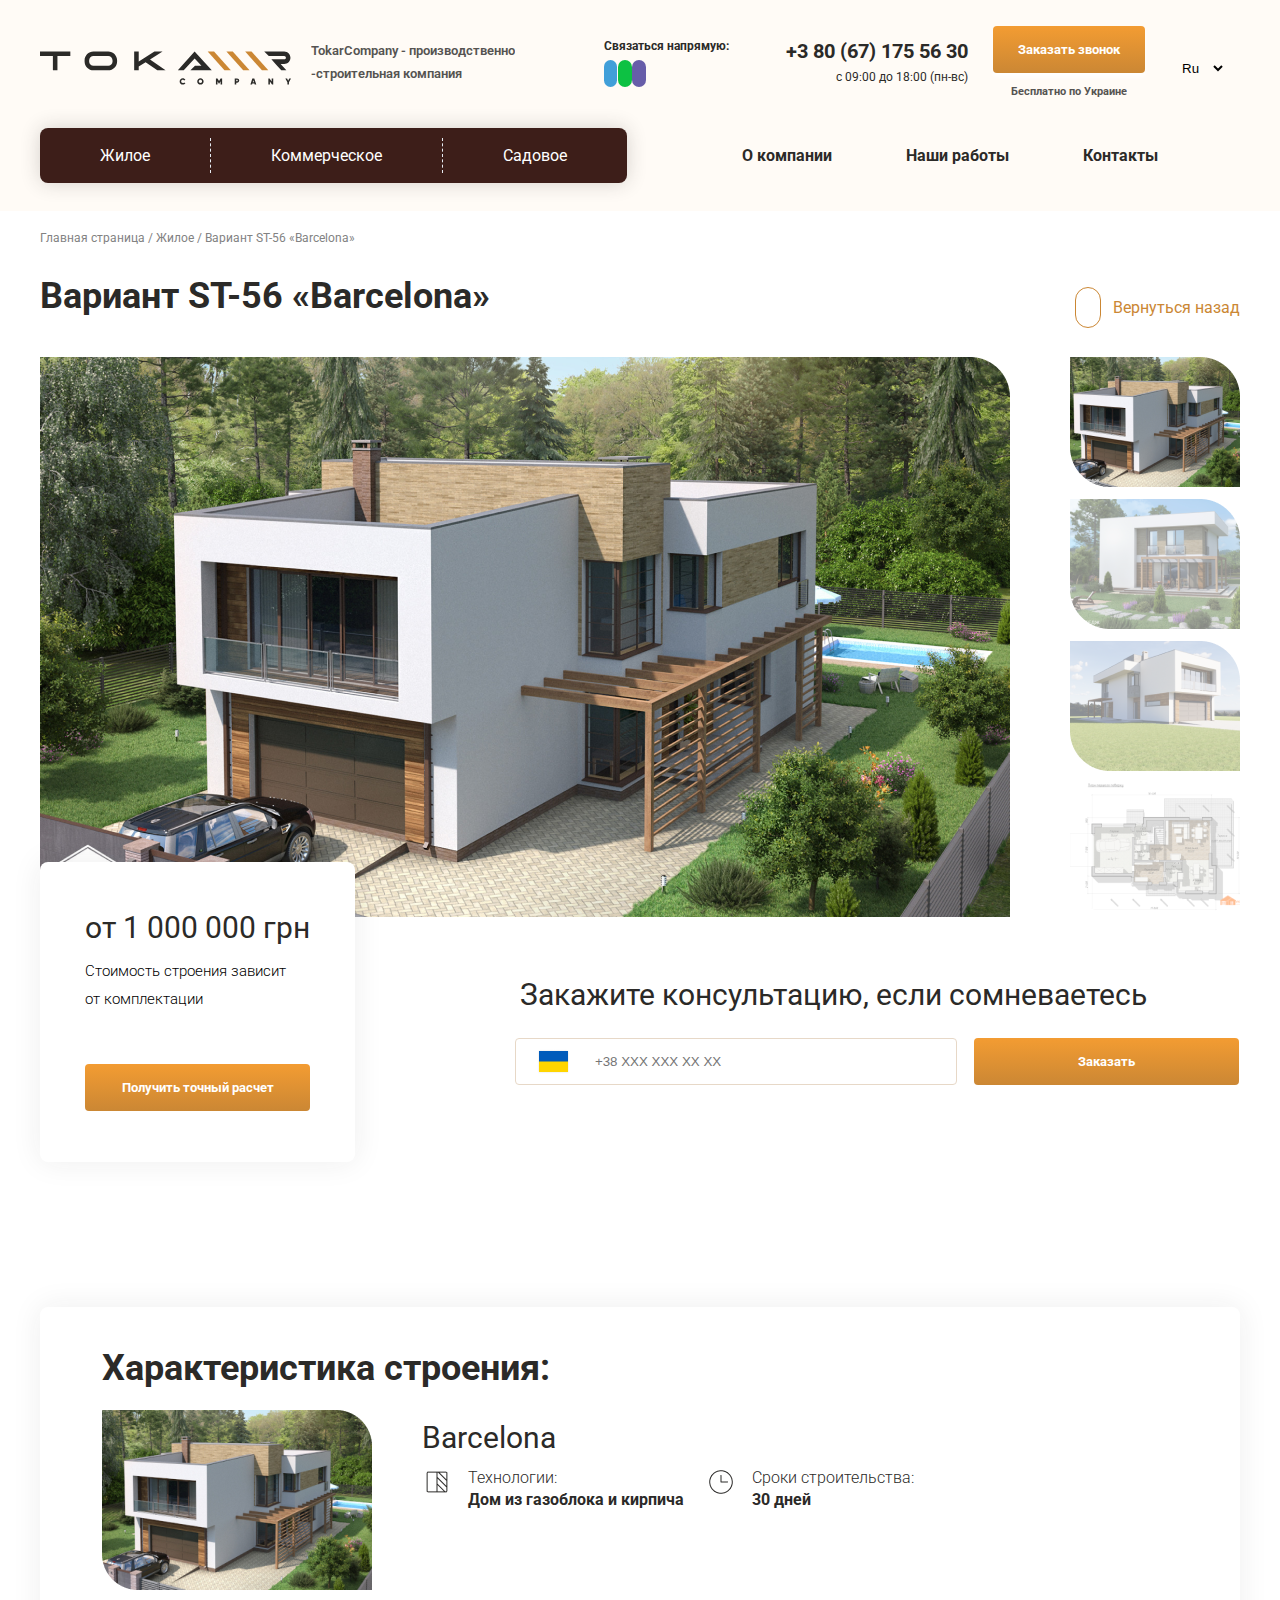
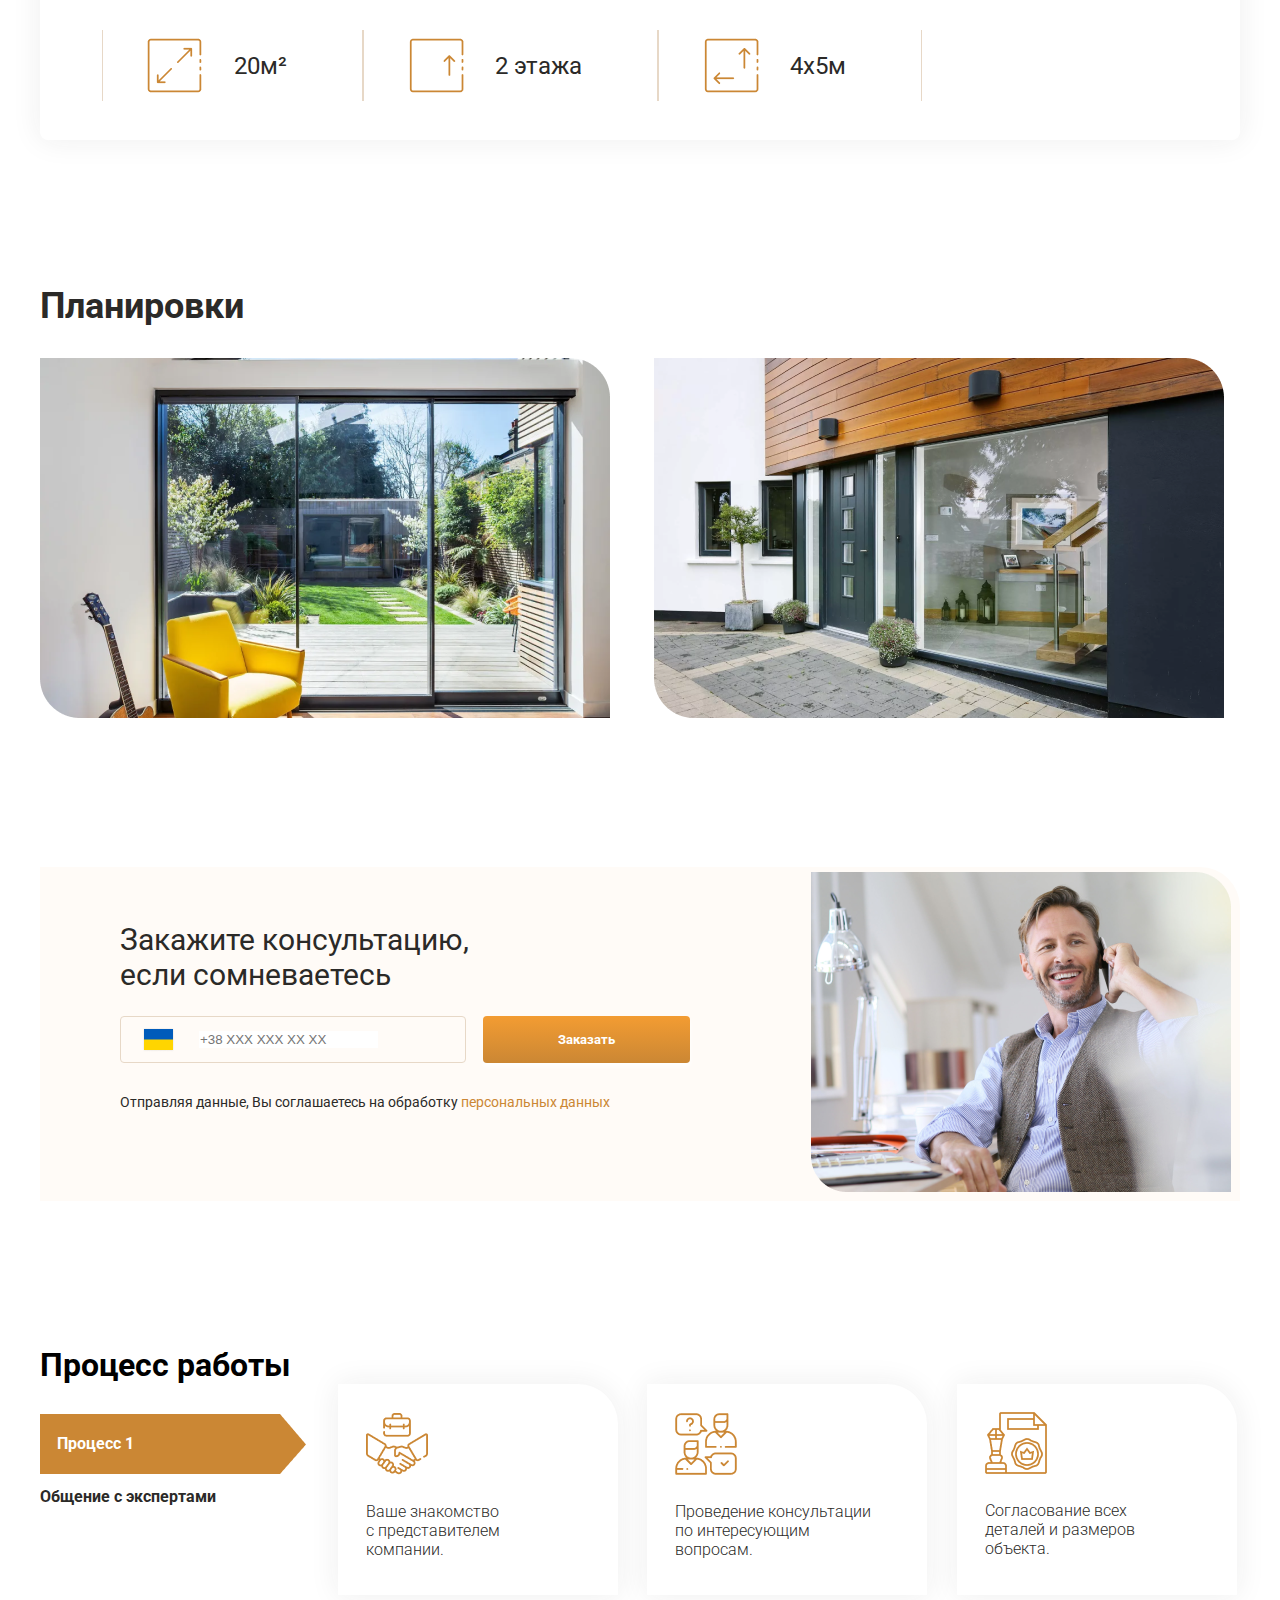
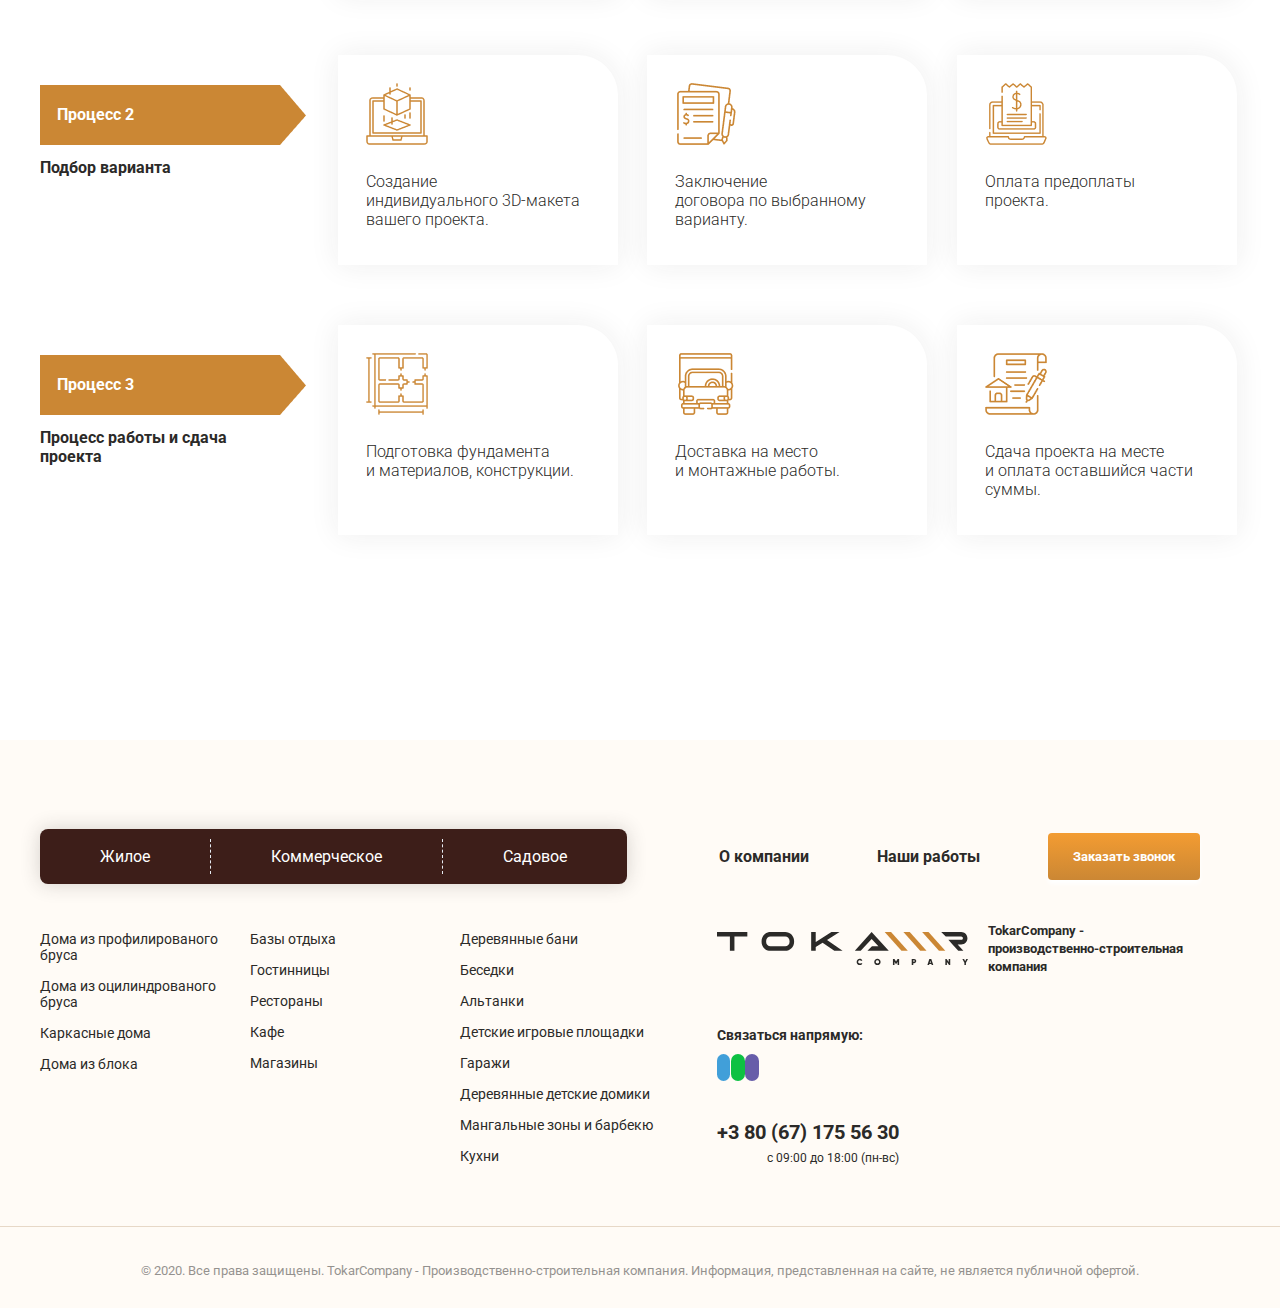
<file: building-card-2/index.html>
<!DOCTYPE html>
<html lang="en">
<head>
    <meta charset="UTF-8">
    <meta http-equiv="X-UA-Compatible" content="IE=edge">
    <meta name="viewport" content="width=device-width, initial-scale=1.0">
    <title>Главная страница / Жилое / Вариант ST-56 «Barcelona»</title>
    <link rel="preconnect" href="https://fonts.googleapis.com">
    <link rel="preconnect" href="https://fonts.gstatic.com" crossorigin>
    <link href="https://fonts.googleapis.com/css2?family=Roboto:wght@300;400;700;900&display=swap" rel="stylesheet">
    <link rel="stylesheet" href="https://cdnjs.cloudflare.com/ajax/libs/font-awesome/5.6.1/css/all.min.css" integrity="sha512-BxQjx52Ea/sanKjJ426PAhxQJ4BPfahiSb/ohtZ2Ipgrc5wyaTSgTwPhhZ/xC66vvg+N4qoDD1j0VcJAqBTjhQ==" crossorigin="anonymous" referrerpolicy="no-referrer" />
    <link rel="stylesheet" href="style.css">
</head>
<body>
    <div class="header-media">
        <div class="container">
            <div class="header-media-main">
                <img src="img/Logo.svg" alt="Logo">
                <div class="header-media-main-telephone">
                    <a href="../contacts/index.html"><img src="img/Phone.png" alt=""></a>
                </div>
            </div>
        </div>
    </div>
    <header class="header">
        <div class="container">
            <div class="main-header">
                <img src="img/Logo.svg" alt="Logo">
                <h5 class="header-title">TokarCompany - производственно<br>-строительная компания</h5>
                <div class="header-social-network">
                    <h6>Связаться напрямую:</h6>
                    <a href="https://t.me/elnuranvarbek" class="telegram"><i class="fab fa-telegram-plane"></i></a>
                    <a href="#" class="whatsap"><i class="fab fa-whatsapp"></i></a>
                    <a href="#" class="wayber"><i class="fab fa-whatsapp"></i></a>
                </div>
                <div class="telephone">
                    <h3>+3 80 (67) 175 56 30</h3>
                    <h4>с 09:00 до 18:00 (пн-вс)</h4>
                </div>
                <div class="header-btn">
                    <a href="#" class="btn">Заказать звонок</a>
                    <h5>Бесплатно по Украине</h5>
                </div>
                <select name="language" class="language">
                    <option value="Russian">Ru</option>
                    <option value="USA">USA</option>
                    <option value="kz">Kz</option>
                </select>
            </div>
            <div class="header-main">
                <div class="header-main-btn">
                    <a href="../catalog/index.html" class="start">Жилое</a>
                    <a href="../catalog/index.html" class="center-item">Коммерческое</a>
                    <a href="../catalog/index.html" class="last">Садовое</a>
                </div>
                <ul class="header-navigation-items">
                    <li class="header-navigation-item">О компании</li>
                    <li class="header-navigation-item">Наши работы</li>
                    <li class="header-navigation-item last-item">Контакты</li>
                </ul>
            </div>
       </div>
    </header>
    <section class="section-main">
        <div class="container">
            <div class="section-main-divide">
                <div class="section-main-divide-info">
                    <h5>Главная страница / Жилое / Вариант ST-56 «Barcelona»</h5>
                    <h1>Вариант ST-56 «Barcelona»</h1>
                </div>
                <div class="section-main-divide-right">
                    <a href="../catalog/index.html" class="next-directory"><i class="fas fa-chevron-left"></i> Вернуться назад</a>
                </div>
            </div>
            <div class="main-section">
                <div class="main-section-image">
                    <img src="img/blog-1.png" alt="" class="background-image">
                    <div class="blog-image">
                        <img src="img/blog-2.png" alt="">
                        <img src="img/blog-3.png" alt="">
                        <img src="img/blog-4.png" alt="">
                        <img src="img/blog-5.png" alt="" class="last-image">
                    </div>
                </div>
                <div class="main-section-divide">
                    <div class="main-section-divide-blog">
                        <h3>от 1 000 000 грн</h3>
                        <p>Стоимость строения зависит <br> от комплектации</p>
                        <a href="#" class="btn">Получить точный расчет</a>
                    </div>
                    <div class="main-section-divide-info">
                        <h3>Закажите консультацию, если сомневаетесь</h3>
                        <div class="main-section-divide-info-number">
                            <form>
                                <img src="img/barcelona.png" alt="barcelona">
                                <i class="fas fa-chevron-down"></i>
                                <input type="tel" pattern="+[998]{xx}-{xxx}-{xx}-{xx}" required placeholder="+38 XXX XXX XX XX">
                            </form>
                            <a href="../contacts/index.html" class="btn">Заказать</a>
                        </div>
                    </div>
                </div>
            </div>
        </div>
    </section>
    <section class="section-about">
        <div class="container">
            <div class="main-about">
                <h1>Характеристика строения:</h1>
                <div class="main-about-info">
                    <img src="img/фото.png" alt="">
                    <div class="about-navigation">
                        <h2>Barcelona</h2>
                        <div class="main-about-info-item">
                            <div class="main-about-info-item-title">
                                <div class="main-about-info-item-title-image">
                                    <img src="img/SquareHalf.png" alt="SquareHalf">
                                </div>
                                <h3><span>Технологии:</span> <br> Дом из газоблока и кирпича</h3>
                            </div>
                            <div class="main-about-info-item-title">
                                <div class="main-about-info-item-title-image">
                                    <img src="img/Clock.png" alt="Clock">
                                </div>
                                <h3><span>Сроки строительства:</span> <br> 30 дней</h3>
                            </div>
                        </div>
                    </div>
                </div>
                <div class="about-title">
                    <div class="about-item">
                        <img src="img/иконка.png" alt="">
                        <h3>20м²</h3>
                    </div>
                    <div class="about-item center-title">
                        <img src="img/иконка (1).png" alt="">
                        <h3>2 этажа</h3>
                    </div>
                    <div class="about-item">
                        <img src="img/иконка (2).png" alt="">
                        <h3>4x5м</h3>
                    </div>
                </div>
            </div>
        </div>
    </section>
    <section class="section-layout">
        <div class="container">
            <div class="main-layout">
                <h1>Планировки</h1>
                <img src="img/Окна и двери.png" alt="" class="last-image-media">
                <img src="img/Окна и двери - 2.png" alt="" class="last-image">
            </div>
        </div>
    </section>
    <section class="section-registration">
        <div class="container">
            <div class="main-registration">
                <div class="registration-info">
                    <h3>Закажите консультацию, если сомневаетесь</h3>
                    <div class="registration">
                        <form>
                            <img src="img/barcelona.png" alt="barcelona">
                            <i class="fas fa-chevron-down"></i>
                            <input type="tel" pattern="+[998]{xx}-{xxx}-{xx}-{xx}" required placeholder="+38 XXX XXX XX XX">
                        </form>
                        <a href="../contacts/index.html" class="btn">Заказать</a>
                    </div>
                    <p>Отправляя данные, Вы соглашаетесь на обработку <span>персональных данных</span></p>
                </div>
                <div class="registration-image">
                    <img src="img/registration-image.png" alt="">
                </div>
            </div>
        </div>
    </section>
    <section class="section-statistics">
        <div class="container">
            <h1>Процесс работы</h1>
            <div class="main-statistics">
                <div class="statistics-primary">
                    <div class="arrow-right">
                        <img src="img/arrow-right.png" alt="">
                        <h3>Процесс 1</h3>
                    </div>
                    <h2>Общение с экспертами</h2>
                </div>
                <div class="statistics-blog">
                    <img src="img/item-1.png" alt="">
                    <p>Ваше знакомство <br> с представителем <br> компании.</p>
                </div>
                <div class="statistics-blog">
                    <img src="img/item-2.png" alt="">
                    <p>Проведение консультации <br> по интересующим <br> вопросам.</p>
                </div>
                <div class="statistics-blog last-statistics-blog">
                    <img src="img/item-3.png" alt="">
                    <p>Согласование всех <br> деталей и размеров <br> объекта.</p>
                </div>
                <div class="statistics-primary">
                    <div class="arrow-right">
                        <img src="img/arrow-right.png" alt="">
                        <h3>Процесс 2</h3>
                    </div>
                    <h2>Подбор варианта</h2>
                </div>
                <div class="statistics-blog">
                    <img src="img/item-4.png" alt="">
                    <p>Создание <br> индивидуального 3D-макета <br> вашего проекта.</p>
                </div>
                <div class="statistics-blog">
                    <img src="img/item-5.png" alt="">
                    <p>Заключение <br> договора по выбранному <br> варианту.</p>
                </div>
                <div class="statistics-blog last-statistics-blog">
                    <img src="img/item-6.png" alt="">
                    <p>Оплата предоплаты <br> проекта.</p>
                </div>
                <div class="statistics-primary">
                    <div class="arrow-right">
                        <img src="img/arrow-right.png" alt="">
                        <h3>Процесс 3</h3>
                    </div>
                    <h2>Процесс работы и сдача проекта</h2>
                </div>
                <div class="statistics-blog">
                    <img src="img/item-7.png" alt="">
                    <p>Подготовка фундамента <br> и материалов, конструкции.</p>
                </div>
                <div class="statistics-blog">
                    <img src="img/item-8.png" alt="">
                    <p>Доставка на место <br> и монтажные работы.</p>
                </div>
                <div class="statistics-blog last-statistics-blog">
                    <img src="img/item-9.png" alt="">
                    <p>Сдача проекта на месте <br> и оплата оставшийся части <br> суммы.</p>
                </div>
            </div>
        </div>
    </section>
    <footer class="footer">
        <div class="container">
            <div class="footer-main">
                <div class="footer-main-btn">
                    <a href="../catalog/index.html" class="start">Жилое</a>
                    <a href="../catalog/index.html" class="center-item">Коммерческое</a>
                    <a href="../catalog/index.html" class="last">Садовое</a>
                </div>
                <ul class="footer-navigation-items">
                    <li class="footer-navigation-item">О компании</li>
                    <li class="footer-navigation-item">Наши работы</li>
                </ul>
                <div class="footer-button">
                    <a href="../contacts/index.html" class="btn">Заказать звонок</a>
                </div>
            </div>
            <div class="main-footer">
                <div class="footer-item">
                    <div class="footer-title">
                        <h5>Дома из	профилированого	бруса</h5>
                        <h5>Дома из	оцилиндрованого	бруса</h5>
                        <h5>Каркасные дома</h5>
                        <h5>Дома из блока</h5>
                    </div>
                    <div class="footer-title">
                        <h5>Базы отдыха</h5>
                        <h5>Гостинницы</h5>
                        <h5>Рестораны</h5>
                        <h5>Кафе</h5>
                        <h5>Магазины</h5>
                    </div>
                    <div class="footer-title">
                        <h5>Деревянные бани</h5>
                        <h5>Беседки</h5>
                        <h5>Альтанки</h5>
                        <h5>Детские	игровые	площадки</h5>
                        <h5>Гаражи</h5>
                        <h5>Деревянные	детские	домики</h5>
                        <h5>Мангальные	зоны и	барбекю</h5>
                        <h5>Кухни</h5>
                    </div>
                </div>
                <div class="footer-social-network">
                    <div class="footer-logo">
                        <img src="img/Logo.svg" alt="Logo">
                        <h5>TokarCompany - <br> производственно-строительная <br> компания</h5>
                    </div>
                    <div class="footer-social">
                        <h5>Связаться напрямую:</h5>
                        <a href="https://t.me/elnuranvarbek" class="telegram"><i class="fab fa-telegram-plane"></i></a>
                        <a href="#" class="whatsap"><i class="fab fa-whatsapp"></i></a>
                        <a href="#" class="wayber"><i class="fab fa-whatsapp"></i></a>
                    </div>
                    <div class="telephone">
                        <h3>+3 80 (67) 175 56 30</h3>
                        <h4>с 09:00 до 18:00 (пн-вс)</h4>
                    </div>
                </div>
            </div>
        </div>
        <div class="footer-last">
            <h3>&copy; 2020. Все права защищены. TokarCompany - Производственно-строительная компания. Информация, представленная на сайте, не является публичной офертой.</h3>
        </div>
    </footer>
    <footer class="footer-media">
        <img src="img/Logo.svg" alt="Logo">
        <h5>TokarCompany - производственно <br> -строительная компания</h5>
        <div class="footer-blog-item">
            <div class="footer-blog-title">
                <a href="#">Жилое</a>
            </div>
            <div class="footer-blog-title">
                <a href="#">Коммерческое</a>
            </div>
            <div class="footer-blog-title">
                <a href="#">Садовое</a>
            </div>
            <div class="footer-blog-title">
                <a href="#">О компании</a>
            </div>
            <div class="footer-blog-title">
                <a href="#">Наши работы</a>
            </div>
        </div>
        <div class="footer-social-network">
            <h4>Связаться напрямую:</h4>
            <a href="https://t.me/elnuranvarbek" class="telegram"><i class="fab fa-telegram-plane"></i></a>
            <a href="#" class="whatsap"><i class="fab fa-whatsapp"></i></a>
            <a href="#" class="wayber"><i class="fab fa-whatsapp"></i></a>
        </div>
        <div class="footer-telephone">
            <h3>+3 80 (67) 175 56 30</h3>
            <p>с 09:00 до 18:00 (пн-вс)</p>
            <a href="#" class="btn">Заказать</a>
        </div>
        <div class="last-footer">
            <h6>&copy; 2020. Все права защищены. TokarCompany - <br> Производственно-строительная компания. <br> Информация, представленная на сайте, не является <br> публичной офертой.</h6>
        </div>
    </footer>
</body>
</html>
</file>
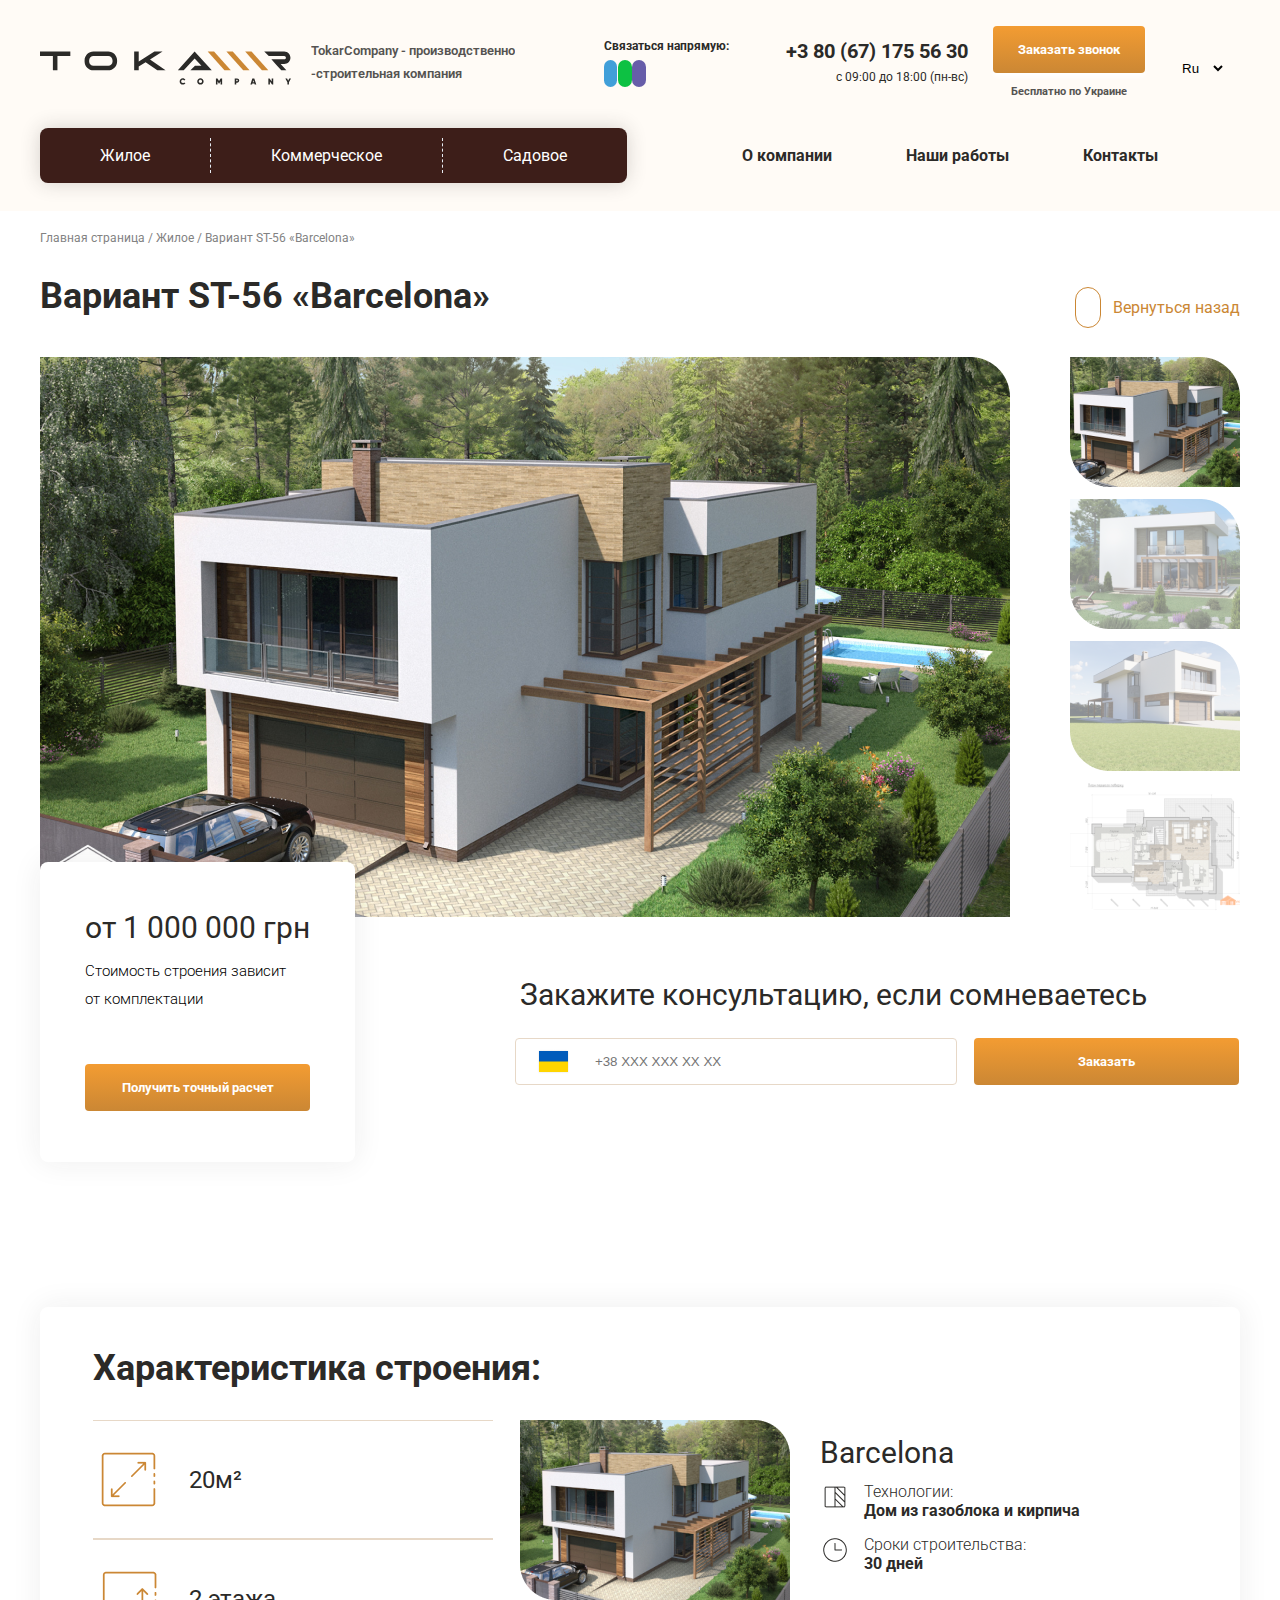
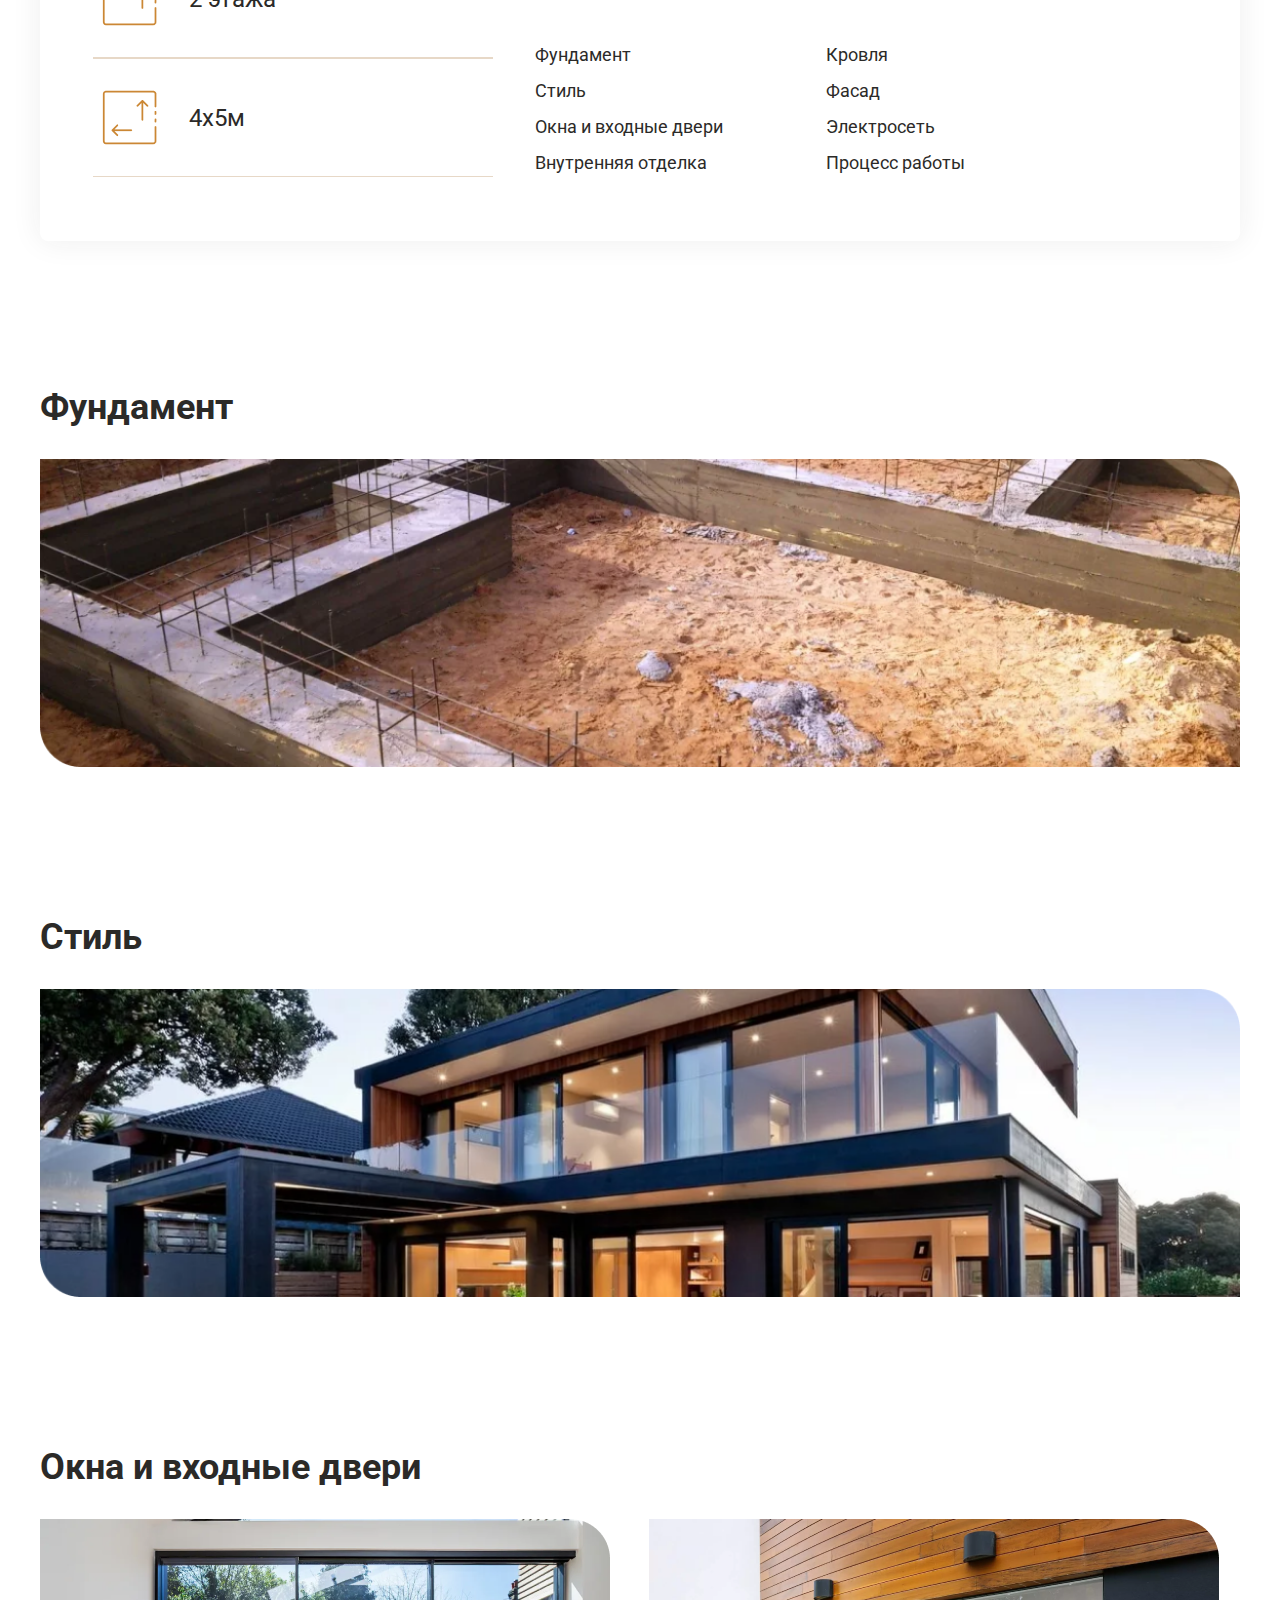
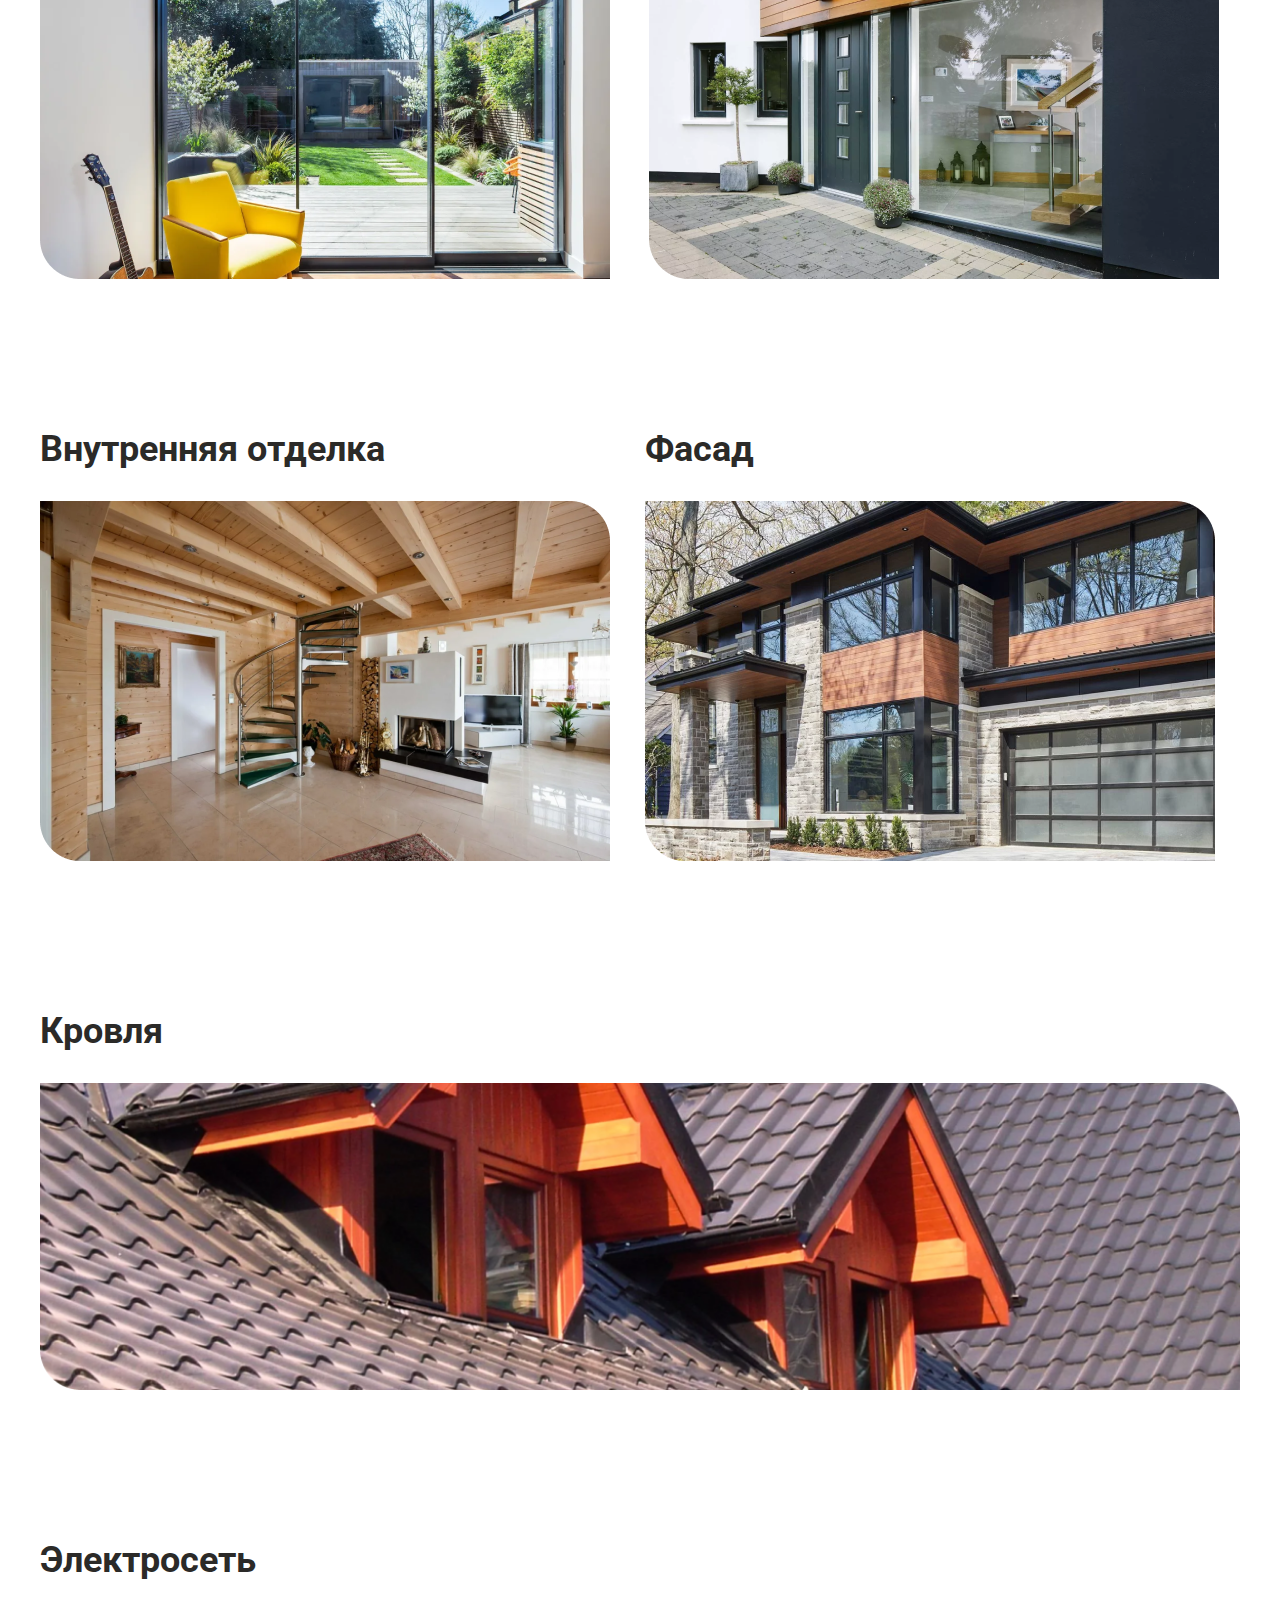
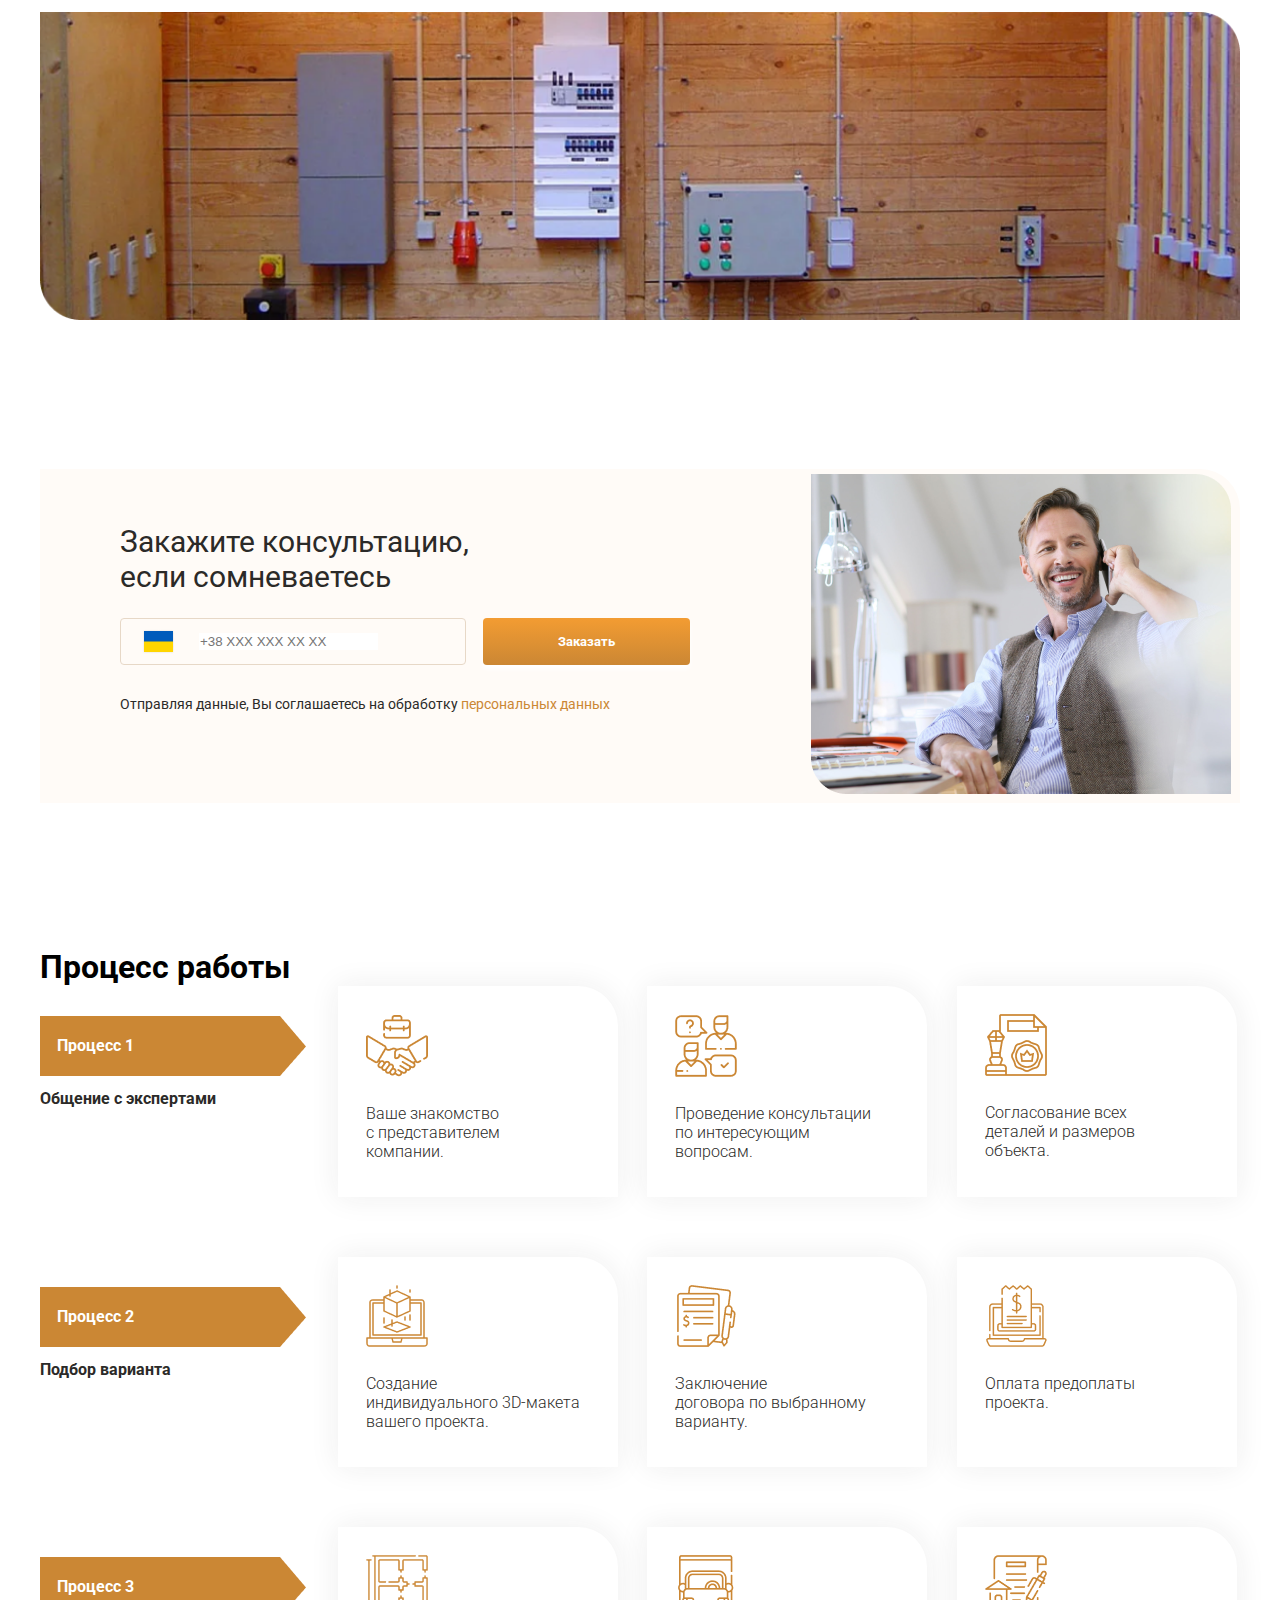
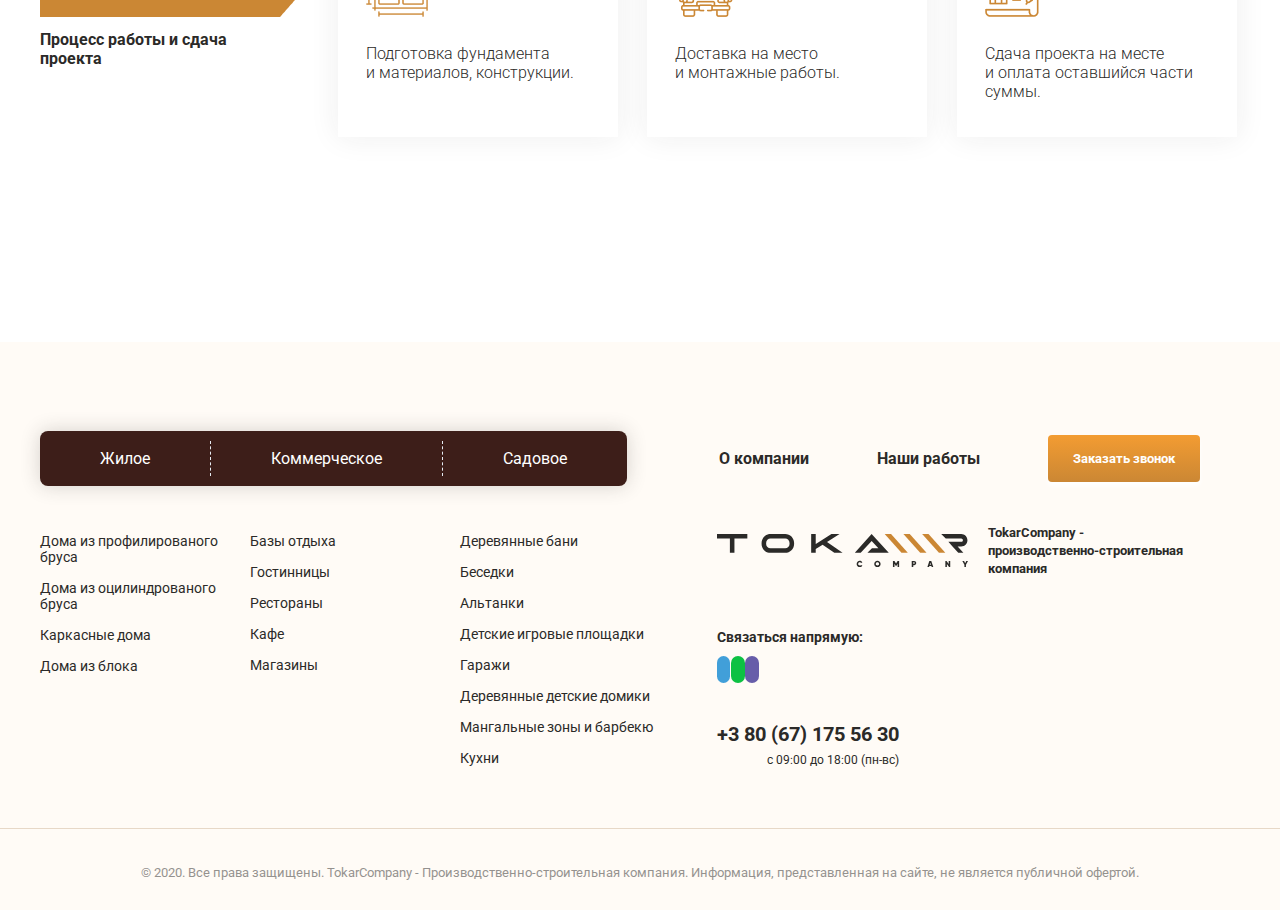
<file: building-card/index.html>
<!DOCTYPE html>
<html lang="en">
<head>
    <meta charset="UTF-8">
    <meta http-equiv="X-UA-Compatible" content="IE=edge">
    <meta name="viewport" content="width=device-width, initial-scale=1.0">
    <title>Главная страница / Жилое / Вариант ST-56 «Barcelona»</title>
    <link rel="preconnect" href="https://fonts.googleapis.com">
    <link rel="preconnect" href="https://fonts.gstatic.com" crossorigin>
    <link href="https://fonts.googleapis.com/css2?family=Roboto:wght@300;400;700;900&display=swap" rel="stylesheet">
    <link rel="stylesheet" href="https://cdnjs.cloudflare.com/ajax/libs/font-awesome/5.6.1/css/all.min.css" integrity="sha512-BxQjx52Ea/sanKjJ426PAhxQJ4BPfahiSb/ohtZ2Ipgrc5wyaTSgTwPhhZ/xC66vvg+N4qoDD1j0VcJAqBTjhQ==" crossorigin="anonymous" referrerpolicy="no-referrer" />
    <link rel="stylesheet" href="style.css">
</head>
<body>
    <div class="header-media">
        <div class="container">
            <div class="header-media-main">
                <img src="img/Logo.svg" alt="Logo">
                <div class="header-media-main-telephone">
                    <a href="../contacts/index.html"><img src="img/Phone.png" alt=""></a>
                </div>
            </div>
        </div>
    </div>
    <header class="header">
        <div class="container">
            <div class="main-header">
                <img src="img/Logo.svg" alt="Logo">
                <h5 class="header-title">TokarCompany - производственно<br>-строительная компания</h5>
                <div class="header-social-network">
                    <h6>Связаться напрямую:</h6>
                    <a href="https://t.me/elnuranvarbek" class="telegram"><i class="fab fa-telegram-plane"></i></a>
                    <a href="#" class="whatsap"><i class="fab fa-whatsapp"></i></a>
                    <a href="#" class="wayber"><i class="fab fa-whatsapp"></i></a>
                </div>
                <div class="telephone">
                    <h3>+3 80 (67) 175 56 30</h3>
                    <h4>с 09:00 до 18:00 (пн-вс)</h4>
                </div>
                <div class="header-btn">
                    <a href="#" class="btn">Заказать звонок</a>
                    <h5>Бесплатно по Украине</h5>
                </div>
                <select name="language" class="language">
                    <option value="Russian">Ru</option>
                    <option value="USA">USA</option>
                    <option value="kz">Kz</option>
                </select>
            </div>
            <div class="header-main">
                <div class="header-main-btn">
                    <a href="../catalog/index.html" class="start">Жилое</a>
                    <a href="../catalog/index.html" class="center-item">Коммерческое</a>
                    <a href="../catalog/index.html" class="last">Садовое</a>
                </div>
                <ul class="header-navigation-items">
                    <li class="header-navigation-item">О компании</li>
                    <li class="header-navigation-item">Наши работы</li>
                    <li class="header-navigation-item last-item">Контакты</li>
                </ul>
            </div>
       </div>
    </header>
    <section class="section-main">
        <div class="container">
            <div class="section-main-divide">
                <div class="section-main-divide-info">
                    <h5>Главная страница / Жилое / Вариант ST-56 «Barcelona»</h5>
                    <h1>Вариант ST-56 «Barcelona»</h1>
                </div>
                <div class="section-main-divide-right">
                    <a href="../index.html" class="next-directory"><i class="fas fa-chevron-left"></i> Вернуться назад</a>
                </div>
            </div>
            <div class="main-section">
                <div class="main-section-image">
                    <img src="img/blog-1.png" alt="" class="background-image">
                    <div class="blog-image">
                        <img src="img/blog-2.png" alt="">
                        <img src="img/blog-3.png" alt="">
                        <img src="img/blog-4.png" alt="">
                        <img src="img/blog-5.png" alt="" class="last-image">
                    </div>
                </div>
                <div class="main-section-divide">
                    <div class="main-section-divide-blog">
                        <h3>от 1 000 000 грн</h3>
                        <p>Стоимость строения зависит <br> от комплектации</p>
                        <a href="#" class="btn">Получить точный расчет</a>
                    </div>
                    <div class="main-section-divide-info">
                        <h3>Закажите консультацию, если сомневаетесь</h3>
                        <div class="main-section-divide-info-number">
                            <form>
                                <img src="img/barcelona.png" alt="barcelona">
                                <i class="fas fa-chevron-down"></i>
                                <input type="tel" pattern="+[998]{xx}-{xxx}-{xx}-{xx}" required placeholder="+38 XXX XXX XX XX">
                            </form>
                            <a href="../contacts/index.html" class="btn">Заказать</a>
                        </div>
                    </div>
                </div>
            </div>
        </div>
    </section>
    <div class="container">
        <section class="section-about">
            <h1>Характеристика строения:</h1>
            <div class="main-about">
                <div class="main-about-info">
                    <div class="main-about-info-title">
                        <img src="img/иконка.png" alt="Площадь">
                        <h3>20м²</h3>
                    </div>
                    <div class="main-about-info-title">
                        <img src="img/иконка (1).png" alt="Площадь">
                        <h3>2 этажа</h3>
                    </div>
                    <div class="main-about-info-title">
                        <img src="img/иконка (2).png" alt="Площадь">
                        <h3>4x5м</h3>
                    </div>
                </div>
                <div class="main-about-item">
                    <div class="main-about-item-info">
                        <div class="main-about-item-info-image">
                            <img src="img/фото.png" alt="">
                        </div>
                        <div class="main-about-item-info-home">
                            <h3>Barcelona</h3>
                            <div class="main-about-item-info-home-title">
                                <div class="main-about-info-home-title-image">
                                    <img src="img/SquareHalf.png" alt="SquareHalf">
                                </div>
                                <div class="main-about-item-info-home-title-item">
                                    <h4><span>Технологии:</span> <br> Дом из газоблока и кирпича</h4>
                                </div>
                            </div>
                            <div class="main-about-item-info-home-title">
                                <div class="main-about-info-home-title-image">
                                    <img src="img/Clock.png" alt="Clock">
                                </div>
                                <div class="main-about-item-info-home-title-item">
                                    <h4><span>Сроки строительства:</span> <br> 30 дней</h4>
                                </div>
                            </div>
                        </div>
                    </div>
                    <div class="main-about-item-navigation">
                        <ul class="navigation-items">
                            <li class="navigation-item"><a href="#"><i class="fas fa-chevron-right"></i> Фундамент</a></li>
                            <li class="navigation-item"><a href="#"><i class="fas fa-chevron-right"></i> Стиль</a></li>
                            <li class="navigation-item"><a href="#"><i class="fas fa-chevron-right"></i> Окна и входные двери</a></li>
                            <li class="navigation-item"><a href="#"><i class="fas fa-chevron-right"></i> Внутренняя отделка</a></li>
                        </ul>
                        <ul class="navigation-items">
                            <li class="navigation-item"><a href="#"><i class="fas fa-chevron-right"></i> Кровля</a></li>
                            <li class="navigation-item"><a href="#"><i class="fas fa-chevron-right"></i> Фасад</a></li>
                            <li class="navigation-item"><a href="#"><i class="fas fa-chevron-right"></i> Электросеть</a></li>
                            <li class="navigation-item"><a href="#"><i class="fas fa-chevron-right"></i> Процесс работы</a></li>
                        </ul>
                    </div>
                </div>
            </div>
        </section>
    </div>
    <section class="information-section">
        <div class="container">
            <h1>Фундамент</h1>
            <img src="img/Фундамент.png" alt="Фундамент" class="information-image-title">
            <h1>Стиль</h1>
            <img src="img/Стиль.png" alt="Стиль" class="information-image-title">
            <h1>Окна и входные двери</h1>
            <img src="img/Окна и двери.png" alt="" class="information-image">
            <img src="img/Окна и двери - 2.png" alt="">
            <div class="information-section-blog">
                <div class="information-section-blog-item">
                    <h1>Внутренняя отделка</h1>
                    <img src="img/Внутренная отделка.png" alt="Внутренная отделка" class="information-image">
                </div>
                <div class="information-section-blog-item">
                    <h1>Фасад</h1>
                    <img src="img/Фасад.png" alt="Фасад">
                </div>
            </div>
            <h1>Кровля</h1>
            <img src="img/Кровля.png" alt="Кровля" class="information-image-title">
            <h1>Электросеть</h1>
            <img src="img/Электросеть.png" alt="Электросеть" class="information-image-title">
        </div>
    </section>
    <section class="section-registration">
        <div class="container">
            <div class="main-registration">
                <div class="registration-info">
                    <h3>Закажите консультацию, если сомневаетесь</h3>
                    <div class="registration">
                        <form>
                            <img src="img/barcelona.png" alt="barcelona">
                            <i class="fas fa-chevron-down"></i>
                            <input type="tel" pattern="+[998]{xx}-{xxx}-{xx}-{xx}" required placeholder="+38 XXX XXX XX XX">
                        </form>
                        <a href="../contacts/index.html" class="btn">Заказать</a>
                    </div>
                    <p>Отправляя данные, Вы соглашаетесь на обработку <span>персональных данных</span></p>
                </div>
                <div class="registration-image">
                    <img src="img/registration-image.png" alt="">
                </div>
            </div>
        </div>
    </section>
    <section class="section-statistics">
        <div class="container">
            <h1>Процесс работы</h1>
            <div class="main-statistics">
                <div class="statistics-primary">
                    <div class="arrow-right">
                        <img src="img/arrow-right.png" alt="">
                        <h3>Процесс 1</h3>
                    </div>
                    <h2>Общение с экспертами</h2>
                </div>
                <div class="statistics-blog">
                    <img src="img/item-1.png" alt="">
                    <p>Ваше знакомство <br> с представителем <br> компании.</p>
                </div>
                <div class="statistics-blog">
                    <img src="img/item-2.png" alt="">
                    <p>Проведение консультации <br> по интересующим <br> вопросам.</p>
                </div>
                <div class="statistics-blog last-statistics-blog">
                    <img src="img/item-3.png" alt="">
                    <p>Согласование всех <br> деталей и размеров <br> объекта.</p>
                </div>
                <div class="statistics-primary">
                    <div class="arrow-right">
                        <img src="img/arrow-right.png" alt="">
                        <h3>Процесс 2</h3>
                    </div>
                    <h2>Подбор варианта</h2>
                </div>
                <div class="statistics-blog">
                    <img src="img/item-4.png" alt="">
                    <p>Создание <br> индивидуального 3D-макета <br> вашего проекта.</p>
                </div>
                <div class="statistics-blog">
                    <img src="img/item-5.png" alt="">
                    <p>Заключение <br> договора по выбранному <br> варианту.</p>
                </div>
                <div class="statistics-blog last-statistics-blog">
                    <img src="img/item-6.png" alt="">
                    <p>Оплата предоплаты <br> проекта.</p>
                </div>
                <div class="statistics-primary">
                    <div class="arrow-right">
                        <img src="img/arrow-right.png" alt="">
                        <h3>Процесс 3</h3>
                    </div>
                    <h2>Процесс работы и сдача проекта</h2>
                </div>
                <div class="statistics-blog">
                    <img src="img/item-7.png" alt="">
                    <p>Подготовка фундамента <br> и материалов, конструкции.</p>
                </div>
                <div class="statistics-blog">
                    <img src="img/item-8.png" alt="">
                    <p>Доставка на место <br> и монтажные работы.</p>
                </div>
                <div class="statistics-blog last-statistics-blog">
                    <img src="img/item-9.png" alt="">
                    <p>Сдача проекта на месте <br> и оплата оставшийся части <br> суммы.</p>
                </div>
            </div>
        </div>
    </section>
    <footer class="footer">
        <div class="container">
            <div class="footer-main">
                <div class="footer-main-btn">
                    <a href="../catalog/index.html" class="start">Жилое</a>
                    <a href="../catalog/index.html" class="center-item">Коммерческое</a>
                    <a href="../catalog/index.html" class="last">Садовое</a>
                </div>
                <ul class="footer-navigation-items">
                    <li class="footer-navigation-item">О компании</li>
                    <li class="footer-navigation-item">Наши работы</li>
                </ul>
                <div class="footer-button">
                    <a href="../contacts/index.html" class="btn">Заказать звонок</a>
                </div>
            </div>
            <div class="main-footer">
                <div class="footer-item">
                    <div class="footer-title">
                        <h5>Дома из	профилированого	бруса</h5>
                        <h5>Дома из	оцилиндрованого	бруса</h5>
                        <h5>Каркасные дома</h5>
                        <h5>Дома из блока</h5>
                    </div>
                    <div class="footer-title">
                        <h5>Базы отдыха</h5>
                        <h5>Гостинницы</h5>
                        <h5>Рестораны</h5>
                        <h5>Кафе</h5>
                        <h5>Магазины</h5>
                    </div>
                    <div class="footer-title">
                        <h5>Деревянные бани</h5>
                        <h5>Беседки</h5>
                        <h5>Альтанки</h5>
                        <h5>Детские	игровые	площадки</h5>
                        <h5>Гаражи</h5>
                        <h5>Деревянные	детские	домики</h5>
                        <h5>Мангальные	зоны и	барбекю</h5>
                        <h5>Кухни</h5>
                    </div>
                </div>
                <div class="footer-social-network">
                    <div class="footer-logo">
                        <img src="img/Logo.svg" alt="Logo">
                        <h5>TokarCompany - <br> производственно-строительная <br> компания</h5>
                    </div>
                    <div class="footer-social">
                        <h5>Связаться напрямую:</h5>
                        <a href="https://t.me/elnuranvarbek" class="telegram"><i class="fab fa-telegram-plane"></i></a>
                        <a href="#" class="whatsap"><i class="fab fa-whatsapp"></i></a>
                        <a href="#" class="wayber"><i class="fab fa-whatsapp"></i></a>
                    </div>
                    <div class="telephone">
                        <h3>+3 80 (67) 175 56 30</h3>
                        <h4>с 09:00 до 18:00 (пн-вс)</h4>
                    </div>
                </div>
            </div>
        </div>
        <div class="footer-last">
            <h3>&copy; 2020. Все права защищены. TokarCompany - Производственно-строительная компания. Информация, представленная на сайте, не является публичной офертой.</h3>
        </div>
    </footer>
    <footer class="footer-media">
        <img src="img/Logo.svg" alt="Logo">
        <h5>TokarCompany - производственно <br> -строительная компания</h5>
        <div class="footer-blog-item">
            <div class="footer-blog-title">
                <a href="#">Жилое</a>
            </div>
            <div class="footer-blog-title">
                <a href="#">Коммерческое</a>
            </div>
            <div class="footer-blog-title">
                <a href="#">Садовое</a>
            </div>
            <div class="footer-blog-title">
                <a href="#">О компании</a>
            </div>
            <div class="footer-blog-title">
                <a href="#">Наши работы</a>
            </div>
        </div>
        <div class="footer-social-network">
            <h4>Связаться напрямую:</h4>
            <a href="https://t.me/elnuranvarbek" class="telegram"><i class="fab fa-telegram-plane"></i></a>
            <a href="#" class="whatsap"><i class="fab fa-whatsapp"></i></a>
            <a href="#" class="wayber"><i class="fab fa-whatsapp"></i></a>
        </div>
        <div class="footer-telephone">
            <h3>+3 80 (67) 175 56 30</h3>
            <p>с 09:00 до 18:00 (пн-вс)</p>
            <a href="#" class="btn">Заказать</a>
        </div>
        <div class="last-footer">
            <h6>&copy; 2020. Все права защищены. TokarCompany - <br> Производственно-строительная компания. <br> Информация, представленная на сайте, не является <br> публичной офертой.</h6>
        </div>
    </footer>
</body>
</html>
</file>
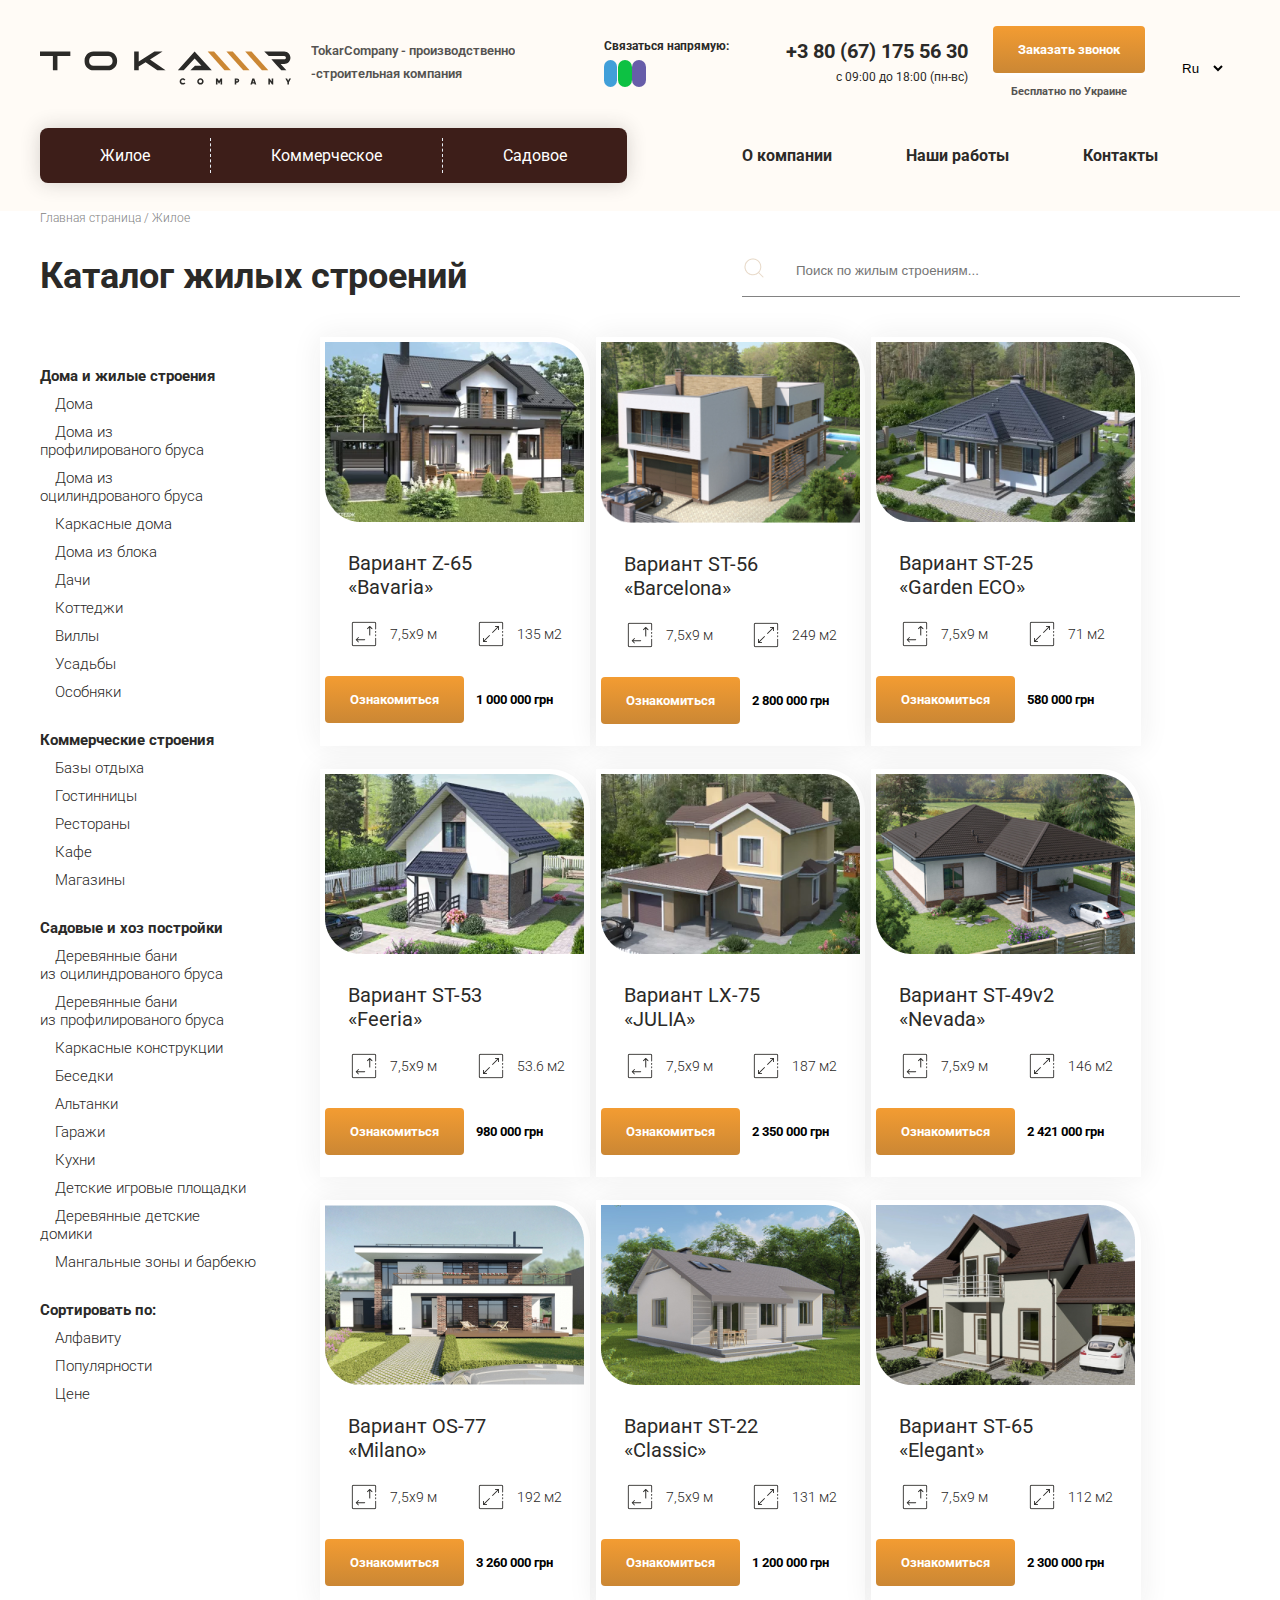
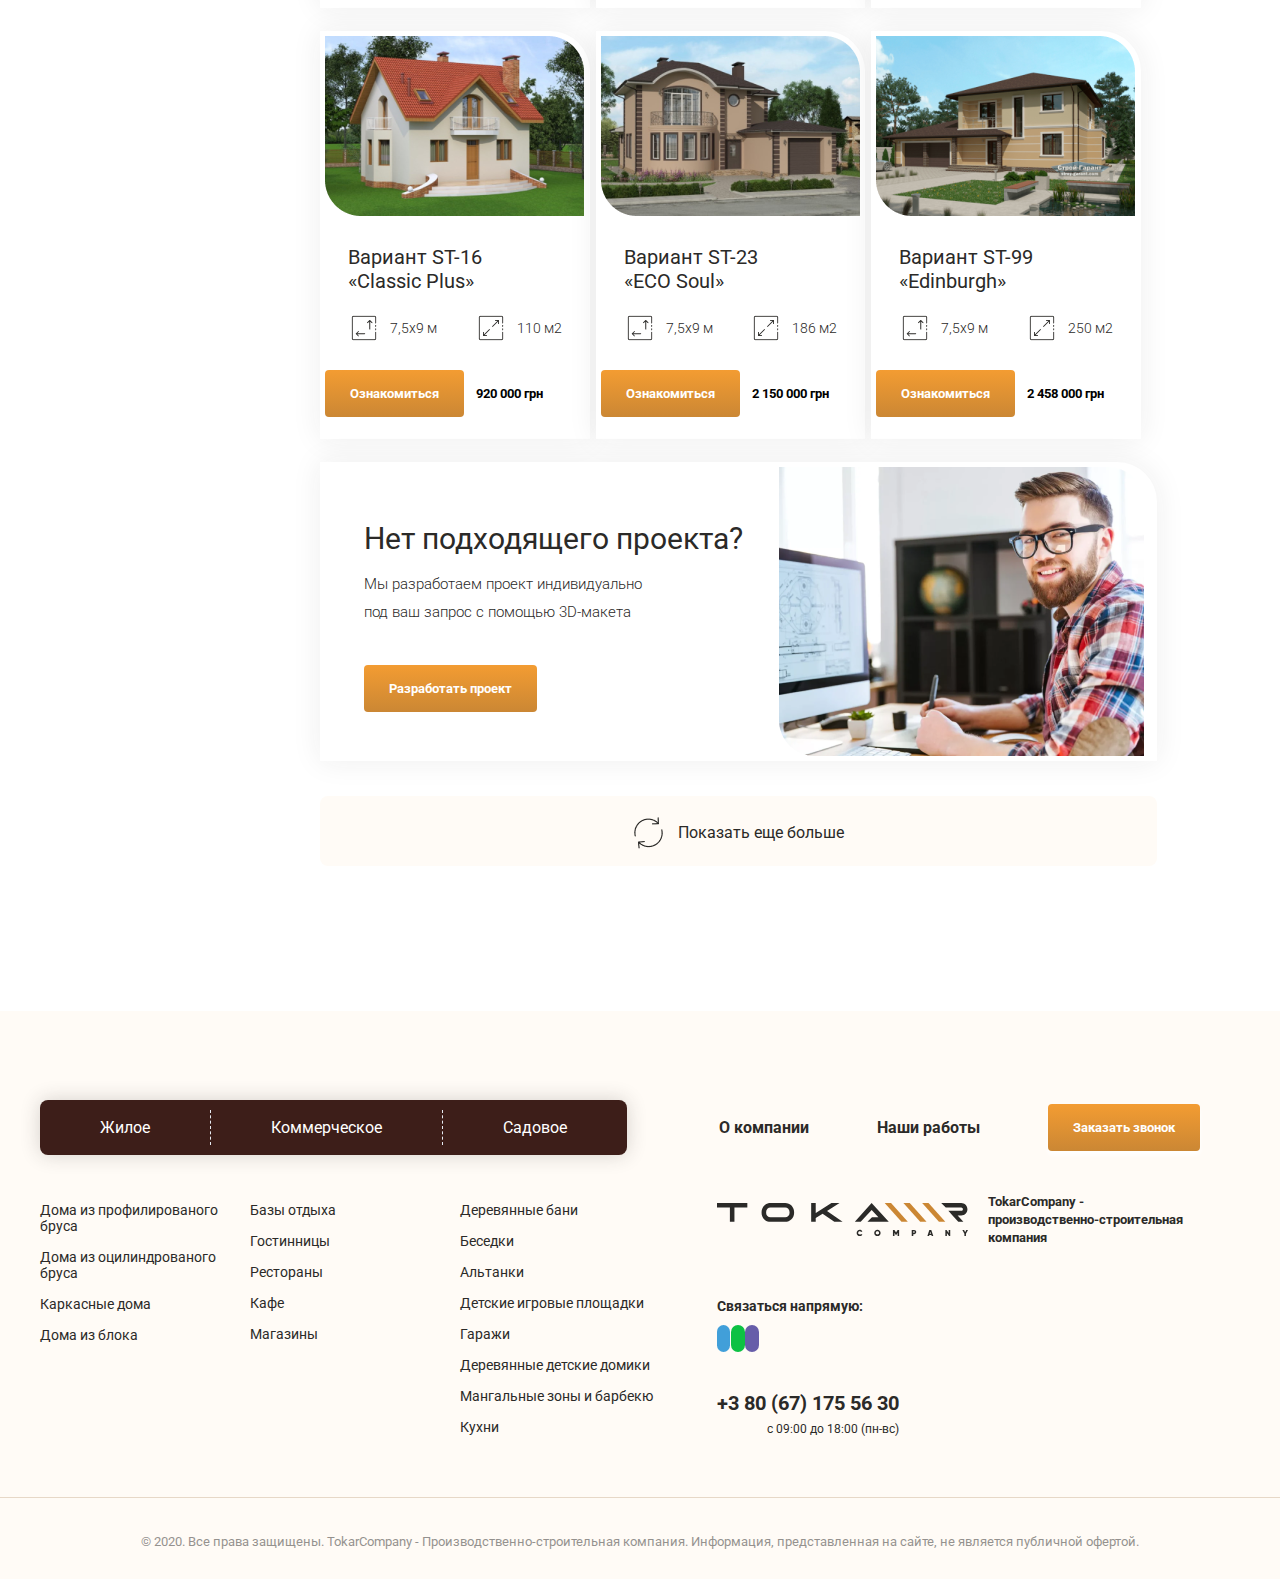
<file: catalog/index.html>
<!DOCTYPE html>
<html lang="en">
<head>
    <meta charset="UTF-8">
    <meta http-equiv="X-UA-Compatible" content="IE=edge">
    <meta name="viewport" content="width=device-width, initial-scale=1.0">
    <title>Главная страница / Жилое</title>
    <link rel="preconnect" href="https://fonts.googleapis.com">
    <link rel="preconnect" href="https://fonts.gstatic.com" crossorigin>
    <link href="https://fonts.googleapis.com/css2?family=Roboto:wght@300;400;700;900&display=swap" rel="stylesheet">
    <link rel="stylesheet" href="https://cdnjs.cloudflare.com/ajax/libs/font-awesome/5.6.1/css/all.min.css" integrity="sha512-BxQjx52Ea/sanKjJ426PAhxQJ4BPfahiSb/ohtZ2Ipgrc5wyaTSgTwPhhZ/xC66vvg+N4qoDD1j0VcJAqBTjhQ==" crossorigin="anonymous" referrerpolicy="no-referrer" />
    <link rel="stylesheet" href="style.css">
</head>
<body>
    <div class="header-media">
        <div class="container">
            <div class="header-media-main">
                <img src="img/Logo.svg" alt="Logo">
                <div class="header-media-main-telephone">
                    <a href="../contacts/index.html"><img src="img/Phone.png" alt=""></a>
                </div>
            </div>
            <div class="main-filter-media">
                <div class="main-filter-media-icons">
                    <a href="media/index.html"><img src="img/filter.png" alt="filter"></a>
                </div>
                <div class="main-filter-media-icons">
                    <img src="img/search.png" alt="search">
                </div>
            </div>
        </div>
    </div>
    <header class="header">
        <div class="container">
            <div class="main-header">
                <img src="img/Logo.svg" alt="Logo">
                <h5 class="header-title">TokarCompany - производственно<br>-строительная компания</h5>
                <div class="header-social-network">
                    <h6>Связаться напрямую:</h6>
                    <a href="https://t.me/elnuranvarbek" class="telegram"><i class="fab fa-telegram-plane"></i></a>
                    <a href="#" class="whatsap"><i class="fab fa-whatsapp"></i></a>
                    <a href="#" class="wayber"><i class="fab fa-whatsapp"></i></a>
                </div>
                <div class="telephone">
                    <h3>+3 80 (67) 175 56 30</h3>
                    <h4>с 09:00 до 18:00 (пн-вс)</h4>
                </div>
                <div class="header-btn">
                    <a href="#" class="btn">Заказать звонок</a>
                    <h5>Бесплатно по Украине</h5>
                </div>
                <select name="language" class="language">
                    <option value="Russian">Ru</option>
                    <option value="USA">USA</option>
                    <option value="kz">Kz</option>
                </select>
            </div>
            <div class="header-main">
                <div class="header-main-btn">
                    <a href="../catalog/index.html" class="start">Жилое</a>
                    <a href="../catalog/index.html" class="center-item">Коммерческое</a>
                    <a href="../catalog/index.html" class="last">Садовое</a>
                </div>
                <ul class="header-navigation-items">
                    <li class="header-navigation-item">О компании</li>
                    <li class="header-navigation-item">Наши работы</li>
                    <li class="header-navigation-item last-item">Контакты</li>
                </ul>
            </div>
       </div>
    </header>
    <section class="section-main">
        <div class="container">
            <div class="main-section">
                <div class="section-main-info">
                    <h5>Главная страница / Жилое</h5>
                    <h1>Каталог жилых строений</h1>
                </div>
                <div class="section-main-search">
                    <div class="search">
                        <img src="img/search.png" alt="search">
                        <input type="text" placeholder="Поиск по жилым строениям...">
                    </div>
                </div>
            </div>
        </div>
    </section>
    <div class="section-dividing">
        <div class="container">
            <div class="main-section-dividing">
                <div class="filter-item">
                    <div class="filter-title">
                        <div class="filter">
                            <h3>Дома	и	жилые	строения</h3>
                            <a href="#" class="list" data-filter="all"><i class="fas fa-chevron-right"></i> Дома</a>
                            <a href="#" class="list"><i class="fas fa-chevron-right"></i> Дома	из <br> профилированого	бруса</a>
                            <a href="#" class="list"><i class="fas fa-chevron-right"></i> Дома из <br> оцилиндрованого	бруса</a>
                            <a href="#" class="list"><i class="fas fa-chevron-right"></i> Каркасные	дома</a>
                            <a href="#" class="list"><i class="fas fa-chevron-right"></i> Дома	из	блока</a>
                            <a href="#" class="list"><i class="fas fa-chevron-right"></i> Дачи</a>
                            <a href="#" class="list"><i class="fas fa-chevron-right"></i> Коттеджи</a>
                            <a href="#" class="list"><i class="fas fa-chevron-right"></i> Виллы</a>
                            <a href="#" class="list"><i class="fas fa-chevron-right"></i> Усадьбы</a>
                            <a href="#" class="list"><i class="fas fa-chevron-right"></i> Особняки</a>
                            <h3>Коммерческие	строения</h3>
                            <a href="#" class="list"><i class="fas fa-chevron-right"></i> Базы	отдыха</a>
                           <a href="#" class="list"><i class="fas fa-chevron-right"></i> Гостинницы</a>
                            <a href="#" class="list"><i class="fas fa-chevron-right"></i> Рестораны</a>
                            <a href="#" class="list"><i class="fas fa-chevron-right"></i> Кафе</a>
                            <a href="#" class="list"><i class="fas fa-chevron-right"></i> Магазины</a>
                            <h3>Садовые	и	хоз	постройки</h3>
                            <a href="#" class="list"><i class="fas fa-chevron-right"></i> Деревянные	бани <br> из	оцилиндрованого бруса</a>
                            <a href="#" class="list"><i class="fas fa-chevron-right"></i> Деревянные	бани <br> из профилированого бруса</a>
                            <a href="#" class="list"><i class="fas fa-chevron-right"></i> Каркасные	конструкции</a>
                            <a href="#" class="list"><i class="fas fa-chevron-right"></i> Беседки</a>
                            <a href="#" class="list"><i class="fas fa-chevron-right"></i> Альтанки</a>
                            <a href="#" class="list"><i class="fas fa-chevron-right"></i> Гаражи</a>
                            <a href="#" class="list"><i class="fas fa-chevron-right"></i> Кухни</a>
                            <a href="#" class="list"><i class="fas fa-chevron-right"></i> Детские	игровые площадки</a>
                            <a href="#" class="list"><i class="fas fa-chevron-right"></i> Деревянные	детские <br> домики</a>
                            <a href="#" class="list"><i class="fas fa-chevron-right"></i> Мангальные	зоны и	барбекю</a>
                            <h3>Сортировать по:</h3>
                            <a href="#"><i class="fas fa-chevron-right"></i> Алфавиту</a>
                            <a href="#"><i class="fas fa-chevron-right"></i> Популярности</a>
                            <a href="#"><i class="fas fa-chevron-right"></i> Цене</a>
                        </div>
                    </div>
                </div>
                <div class="blog-home">
                    <div class="blog">
                        <img src="img//blog-1.png" alt="">
                        <h3>Вариант Z-65 <br> «Bavaria»</h3>
                        <div class="dividing-square">
                            <div class="square">
                                <img src="img/площадь.png" alt="">
                                <p>7,5х9 м</p>
                            </div>
                            <div class="square">
                                <img src="img/площадь-2.png" alt="">
                                <p>135 м2</p>
                            </div>
                        </div>
                            <a href="../building-card/index.html" class="btn">Ознакомиться</a>
                            <h5>1 000 000 грн</h5>
                    </div>
                    <div class="blog img-width">
                        <img src="img//blog-2.png" alt="" class="img-width">
                        <h3>Вариант ST-56 <br> «Barcelona»</h3>
                        <div class="dividing-square">
                            <div class="square">
                                <img src="img/площадь.png" alt="">
                                <p>7,5х9 м</p>
                            </div>
                            <div class="square">
                                <img src="img/площадь-2.png" alt="">
                                <p>249 м2</p>
                            </div>
                        </div>
                            <a href="../building-card-2/index.html" class="btn">Ознакомиться</a>
                            <h5>2 800 000 грн</h5>
                    </div>
                    <div class="blog">
                        <img src="img//blog-3.png" alt="">
                        <h3>Вариант ST-25 <br> «Garden ECO»</h3>
                        <div class="dividing-square">
                            <div class="square">
                                <img src="img/площадь.png" alt="">
                                <p>7,5х9 м</p>
                            </div>
                            <div class="square">
                                <img src="img/площадь-2.png" alt="">
                                <p>71 м2</p>
                            </div>
                        </div>
                            <a href="../about-company/index.html" class="btn">Ознакомиться</a>
                            <h5>580 000 грн</h5>
                    </div>
                    <div class="blog">
                        <img src="img//blog-4.png" alt="">
                        <h3>Вариант ST-53 <br> «Feeria»</h3>
                        <div class="dividing-square">
                            <div class="square">
                                <img src="img/площадь.png" alt="">
                                <p>7,5х9 м</p>
                            </div>
                            <div class="square">
                                <img src="img/площадь-2.png" alt="">
                                <p>53.6 м2</p>
                            </div>
                        </div>
                            <a href="../building-card-2/index.html" class="btn">Ознакомиться</a>
                            <h5>980 000 грн</h5>
                    </div>
                    <div class="blog">
                        <img src="img//blog-5.png" alt="">
                        <h3>Вариант LX-75 <br> «JULIA»</h3>
                        <div class="dividing-square">
                            <div class="square">
                                <img src="img/площадь.png" alt="">
                                <p>7,5х9 м</p>
                            </div>
                            <div class="square">
                                <img src="img/площадь-2.png" alt="">
                                <p>187 м2</p>
                            </div>
                        </div>
                            <a href="../building-card/index.html" class="btn">Ознакомиться</a>
                            <h5>2 350 000 грн</h5>
                    </div>
                    <div class="blog">
                        <img src="img//blog-6.png" alt="">
                        <h3>Вариант ST-49v2 <br> «Nevada»</h3>
                        <div class="dividing-square">
                            <div class="square">
                                <img src="img/площадь.png" alt="">
                                <p>7,5х9 м</p>
                            </div>
                            <div class="square">
                                <img src="img/площадь-2.png" alt="">
                                <p>146 м2</p>
                            </div>
                        </div>
                            <a href="#" class="btn">Ознакомиться</a>
                            <h5>2 421 000 грн</h5>
                    </div>
                    <div class="blog">
                        <img src="img//blog-7.png" alt="">
                        <h3>Вариант OS-77 <br> «Milano»</h3>
                        <div class="dividing-square">
                            <div class="square">
                                <img src="img/площадь.png" alt="">
                                <p>7,5х9 м</p>
                            </div>
                            <div class="square">
                                <img src="img/площадь-2.png" alt="">
                                <p>192 м2</p>
                            </div>
                        </div>
                            <a href="../building-card-2/index.html" class="btn">Ознакомиться</a>
                            <h5>3 260 000 грн</h5>
                    </div>
                    <div class="blog">
                        <img src="img//blog-8.png" alt="">
                        <h3>Вариант ST-22 <br> «Classic»</h3>
                        <div class="dividing-square">
                            <div class="square">
                                <img src="img/площадь.png" alt="">
                                <p>7,5х9 м</p>
                            </div>
                            <div class="square">
                                <img src="img/площадь-2.png" alt="">
                                <p>131 м2</p>
                            </div>
                        </div>
                            <a href="../building-card/index.html" class="btn">Ознакомиться</a>
                            <h5>1 200 000 грн</h5>
                    </div>
                    <div class="blog">
                        <img src="img//blog-9.png" alt="">
                        <h3>Вариант ST-65 <br> «Elegant»</h3>
                        <div class="dividing-square">
                            <div class="square">
                                <img src="img/площадь.png" alt="">
                                <p>7,5х9 м</p>
                            </div>
                            <div class="square">
                                <img src="img/площадь-2.png" alt="">
                                <p>112 м2</p>
                            </div>
                        </div>
                            <a href="../building-card-2/index.html" class="btn">Ознакомиться</a>
                            <h5>2 300 000 грн</h5>
                    </div>
                    <div class="blog">
                        <img src="img//blog-10.png" alt="">
                        <h3>Вариант ST-16 <br> «Classic Plus»</h3>
                        <div class="dividing-square">
                            <div class="square">
                                <img src="img/площадь.png" alt="">
                                <p>7,5х9 м</p>
                            </div>
                            <div class="square">
                                <img src="img/площадь-2.png" alt="">
                                <p>110 м2</p>
                            </div>
                        </div>
                            <a href="../building-card/index.html" class="btn">Ознакомиться</a>
                            <h5>920 000 грн</h5>
                    </div>
                    <div class="blog">
                        <img src="img//blog-11.png" alt="">
                        <h3>Вариант ST-23 <br> «ECO Soul»</h3>
                        <div class="dividing-square">
                            <div class="square">
                                <img src="img/площадь.png" alt="">
                                <p>7,5х9 м</p>
                            </div>
                            <div class="square">
                                <img src="img/площадь-2.png" alt="">
                                <p>186 м2</p>
                            </div>
                        </div>
                            <a href="../building-card-2/index.html" class="btn">Ознакомиться</a>
                            <h5>2 150 000 грн</h5>
                    </div>
                    <div class="blog">
                        <img src="img//blog-12.png" alt="">
                        <h3>Вариант ST-99 <br> «Edinburgh»</h3>
                        <div class="dividing-square">
                            <div class="square">
                                <img src="img/площадь.png" alt="">
                                <p>7,5х9 м</p>
                            </div>
                            <div class="square">
                                <img src="img/площадь-2.png" alt="">
                                <p>250 м2</p>
                            </div>
                        </div>
                            <a href="../building-card/index.html" class="btn">Ознакомиться</a>
                            <h5>2 458 000 грн</h5>
                    </div>
                    <div class="blog-item">
                        <div class="blog-info">
                            <h3>Нет подходящего проекта?</h3>
                            <p>Мы разработаем проект индивидуально <br> под ваш запрос с помощью 3D-макета</p>
                            <a href="#" class="btn">Разработать проект</a>
                        </div>
                        <img src="img/фото.png" alt="">
                    </div>
                    <div class="blog-again">
                        <img src="img/restart.png" alt="">
                        <h3>Показать еще больше</h3>
                    </div>
                </div>
            </div>
        </div>
    </div>
    <footer class="footer">
        <div class="container">
            <div class="footer-main">
                <div class="footer-main-btn">
                    <a href="#" class="start">Жилое</a>
                    <a href="#" class="center-item">Коммерческое</a>
                    <a href="#" class="last">Садовое</a>
                </div>
                <ul class="footer-navigation-items">
                    <li class="footer-navigation-item">О компании</li>
                    <li class="footer-navigation-item">Наши работы</li>
                </ul>
                <div class="footer-button">
                    <a href="#" class="btn">Заказать звонок</a>
                </div>
            </div>
            <div class="main-footer">
                <div class="footer-item">
                    <div class="footer-title">
                        <h5>Дома из	профилированого	бруса</h5>
                        <h5>Дома из	оцилиндрованого	бруса</h5>
                        <h5>Каркасные дома</h5>
                        <h5>Дома из блока</h5>
                    </div>
                    <div class="footer-title">
                        <h5>Базы отдыха</h5>
                        <h5>Гостинницы</h5>
                        <h5>Рестораны</h5>
                        <h5>Кафе</h5>
                        <h5>Магазины</h5>
                    </div>
                    <div class="footer-title">
                        <h5>Деревянные бани</h5>
                        <h5>Беседки</h5>
                        <h5>Альтанки</h5>
                        <h5>Детские	игровые	площадки</h5>
                        <h5>Гаражи</h5>
                        <h5>Деревянные	детские	домики</h5>
                        <h5>Мангальные	зоны и	барбекю</h5>
                        <h5>Кухни</h5>
                    </div>
                </div>
                <div class="footer-social-network">
                    <div class="footer-logo">
                        <img src="img/Logo.svg" alt="Logo">
                        <h5>TokarCompany - <br> производственно-строительная <br> компания</h5>
                    </div>
                    <div class="footer-social">
                        <h5>Связаться напрямую:</h5>
                        <a href="https://t.me/elnuranvarbek" class="telegram"><i class="fab fa-telegram-plane"></i></a>
                        <a href="#" class="whatsap"><i class="fab fa-whatsapp"></i></a>
                        <a href="#" class="wayber"><i class="fab fa-whatsapp"></i></a>
                    </div>
                    <div class="telephone">
                        <h3>+3 80 (67) 175 56 30</h3>
                        <h4>с 09:00 до 18:00 (пн-вс)</h4>
                    </div>
                </div>
            </div>
        </div>
        <div class="footer-last">
            <h3>&copy; 2020. Все права защищены. TokarCompany - Производственно-строительная компания. Информация, представленная на сайте, не является публичной офертой.</h3>
        </div>
    </footer>
    <footer class="footer-media">
        <img src="img/Logo.svg" alt="Logo">
        <h5>TokarCompany - производственно <br> -строительная компания</h5>
        <div class="footer-blog-item">
            <div class="footer-blog-title">
                <a href="#">Жилое</a>
            </div>
            <div class="footer-blog-title">
                <a href="#">Коммерческое</a>
            </div>
            <div class="footer-blog-title">
                <a href="#">Садовое</a>
            </div>
            <div class="footer-blog-title">
                <a href="#">О компании</a>
            </div>
            <div class="footer-blog-title">
                <a href="#">Наши работы</a>
            </div>
        </div>
        <div class="footer-social-network">
            <h4>Связаться напрямую:</h4>
            <a href="https://t.me/elnuranvarbek" class="telegram"><i class="fab fa-telegram-plane"></i></a>
            <a href="#" class="whatsap"><i class="fab fa-whatsapp"></i></a>
            <a href="#" class="wayber"><i class="fab fa-whatsapp"></i></a>
        </div>
        <div class="footer-telephone">
            <h3>+3 80 (67) 175 56 30</h3>
            <p>с 09:00 до 18:00 (пн-вс)</p>
            <a href="#" class="btn">Заказать</a>
        </div>
        <div class="last-footer">
            <h6>&copy; 2020. Все права защищены. TokarCompany - <br> Производственно-строительная компания. <br> Информация, представленная на сайте, не является <br> публичной офертой.</h6>
        </div>
    </footer>
</body>
</html>
</file>
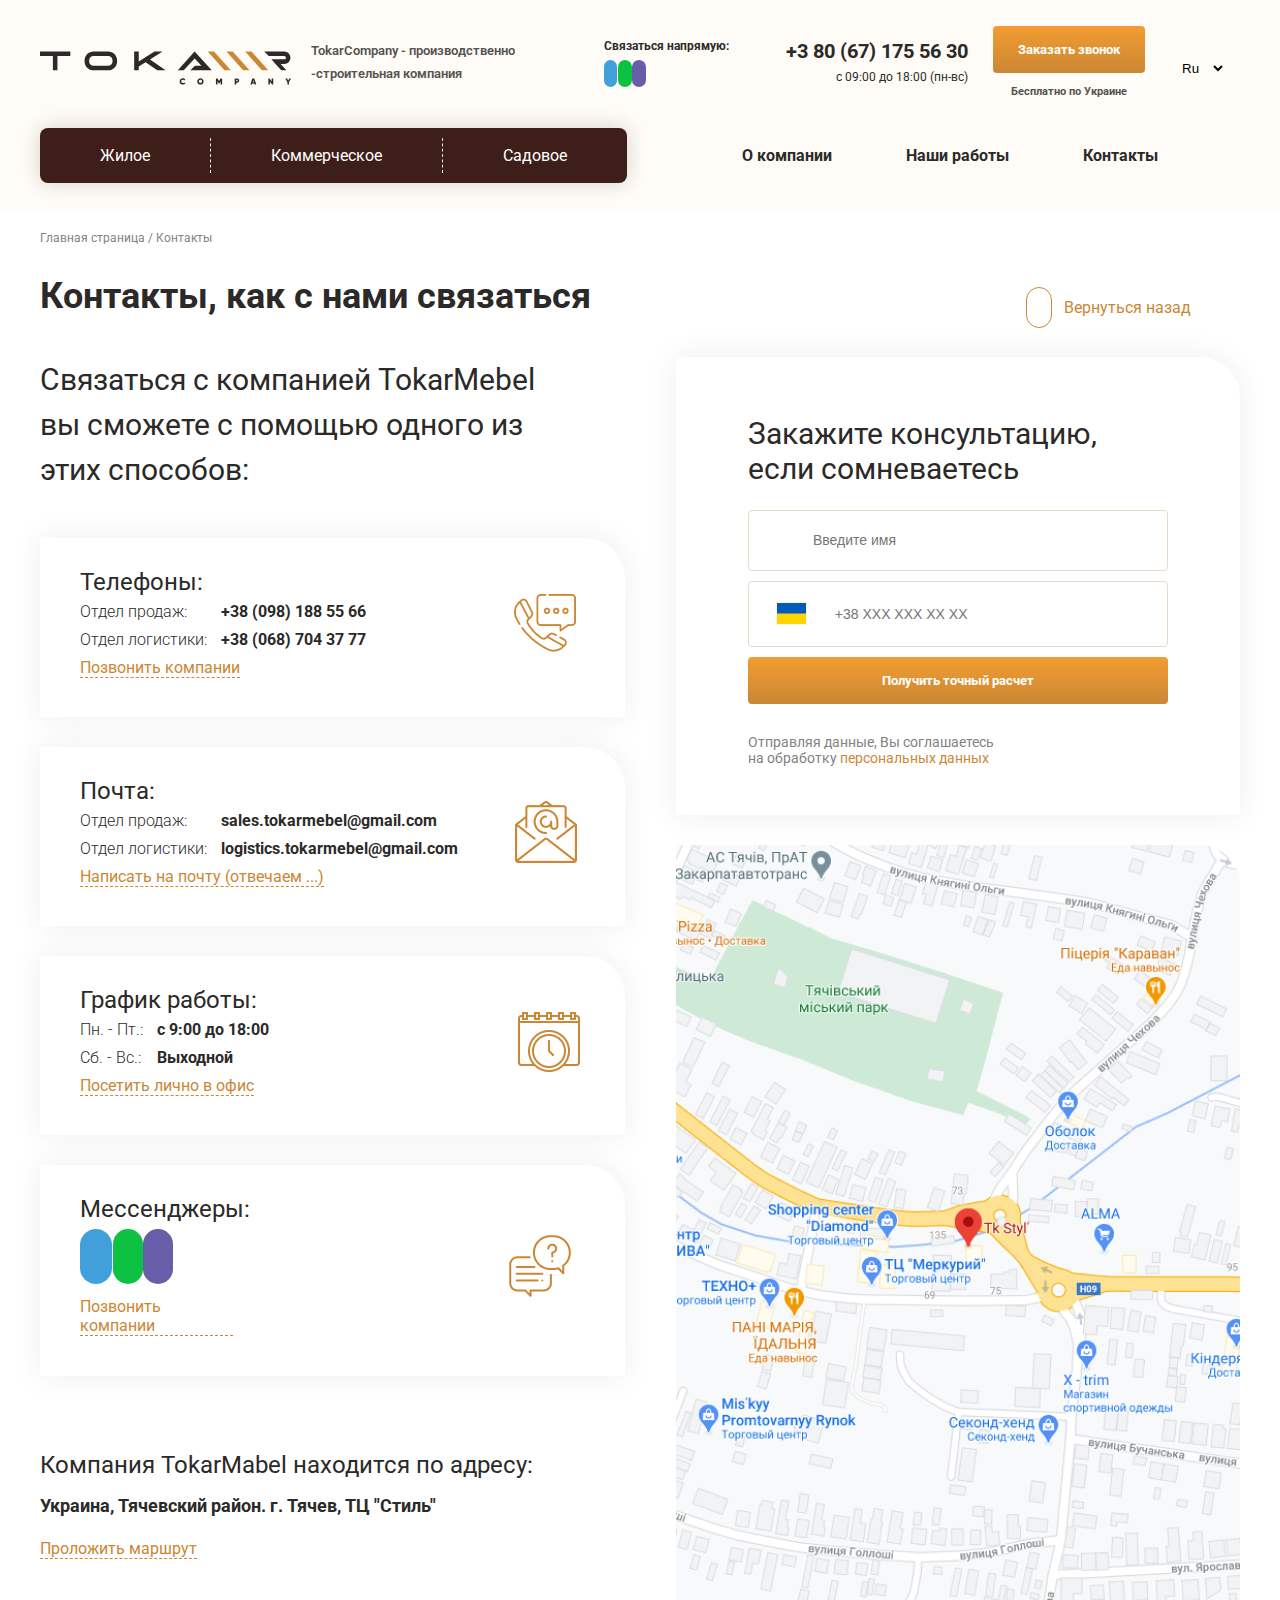
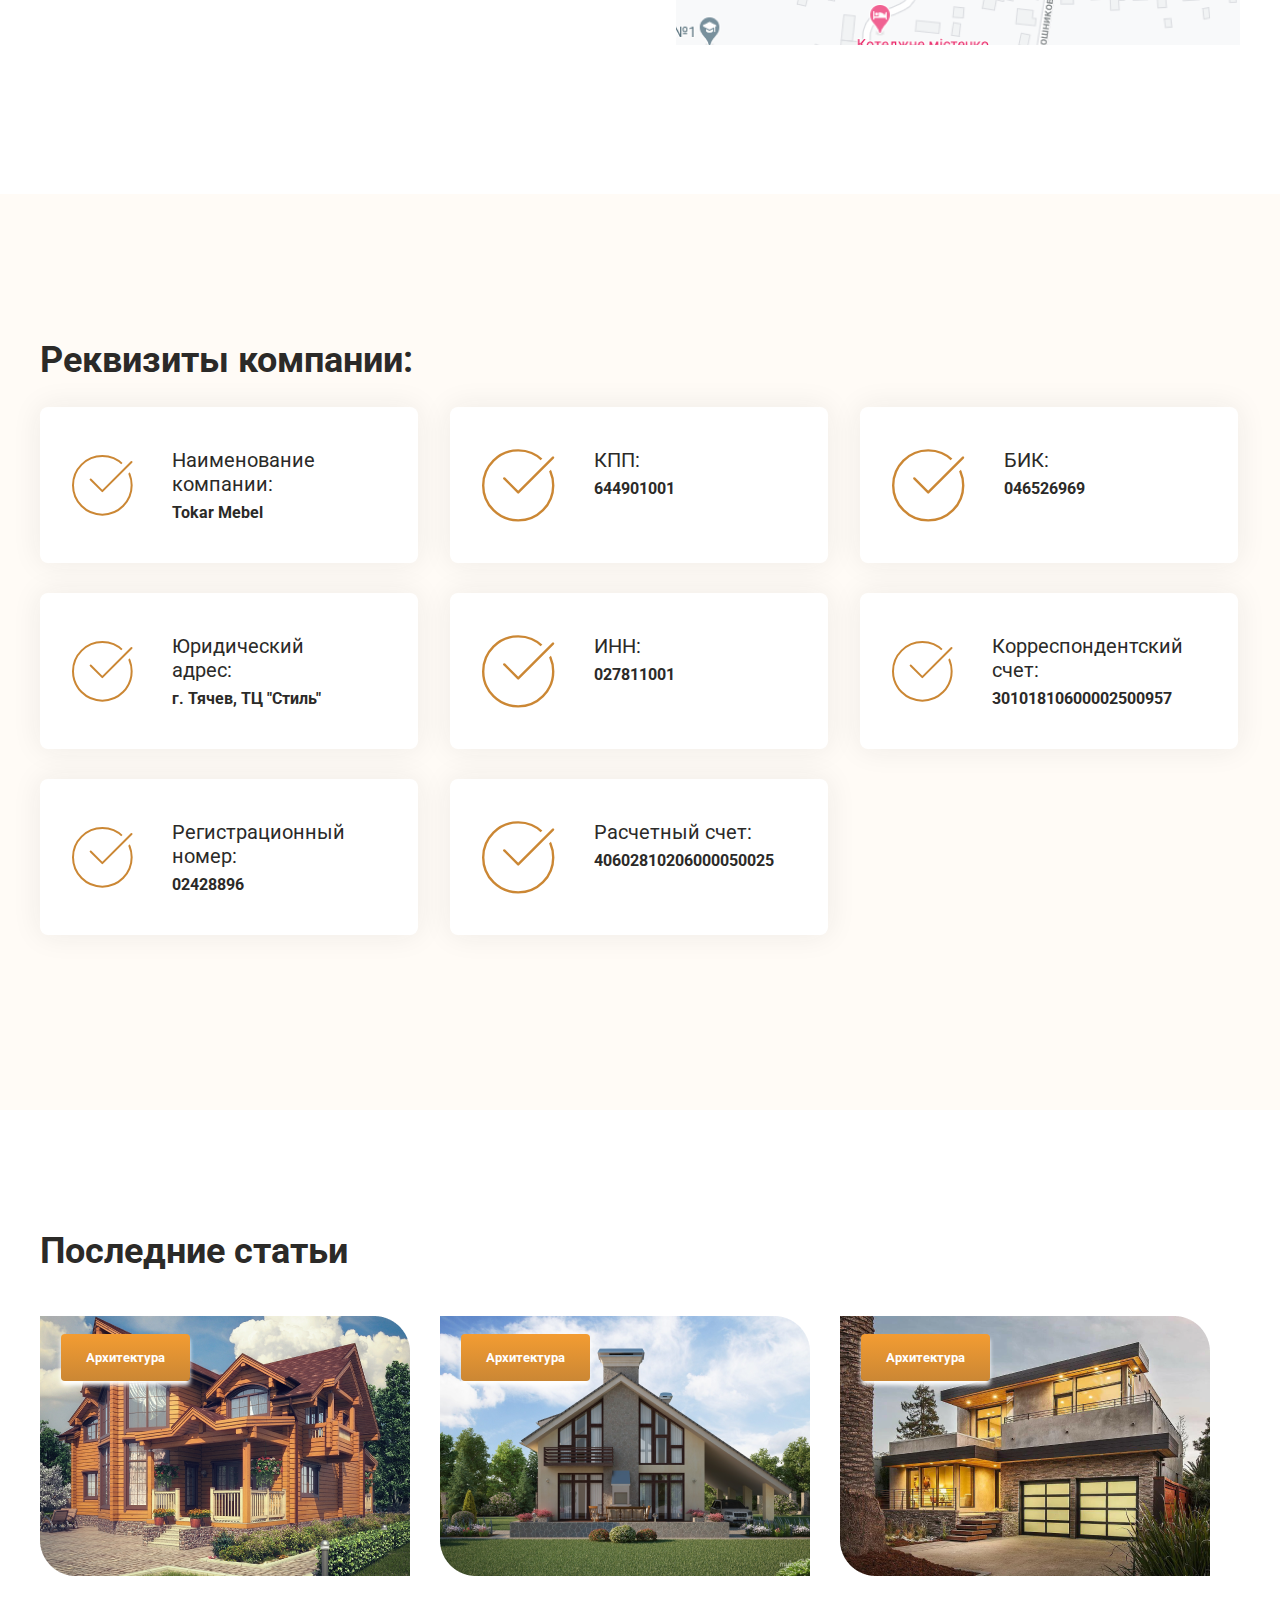
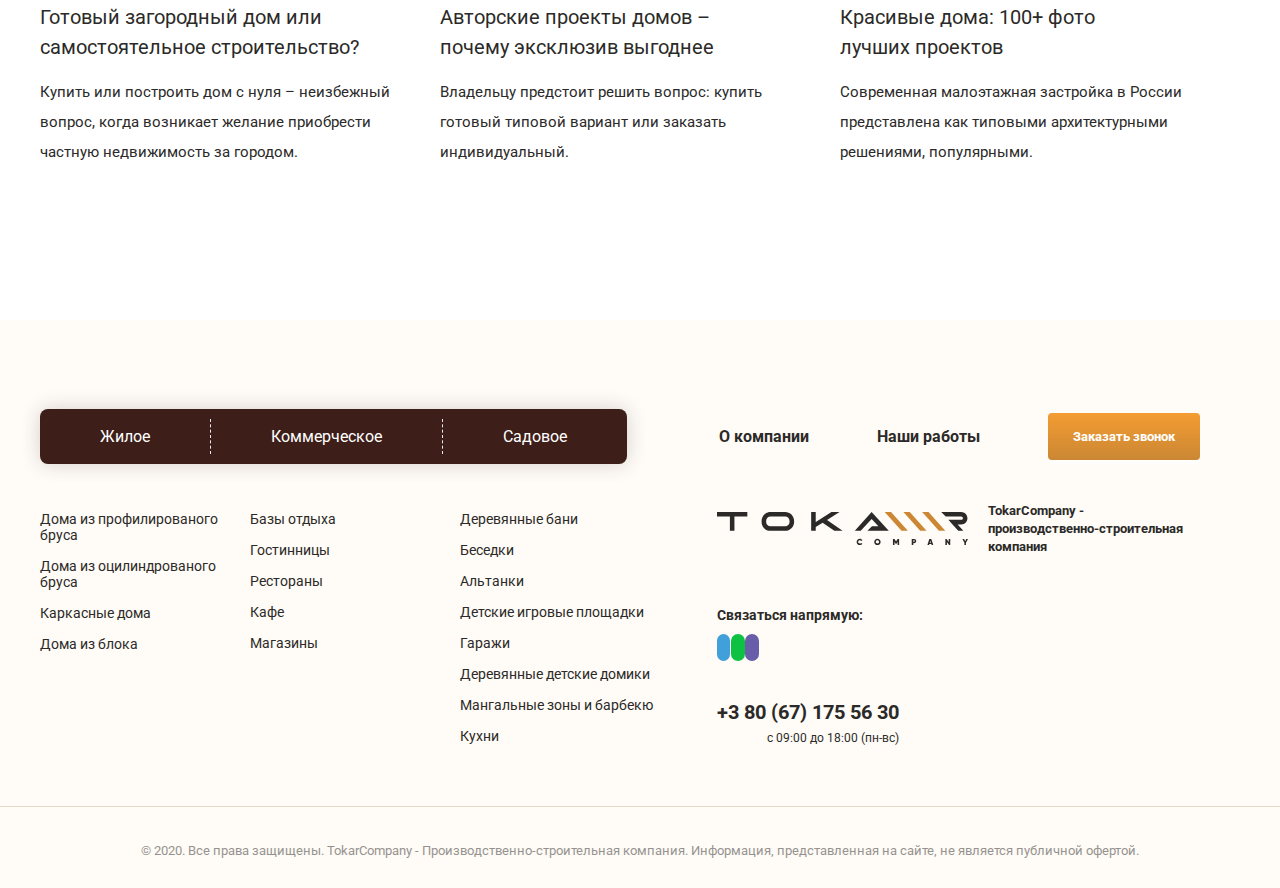
<file: contacts/index.html>
<!DOCTYPE html>
<html lang="en">
<head>
    <meta charset="UTF-8">
    <meta http-equiv="X-UA-Compatible" content="IE=edge">
    <meta name="viewport" content="width=device-width, initial-scale=1.0">
    <title>Главная страница / Контакты</title>
    <link rel="preconnect" href="https://fonts.googleapis.com">
    <link rel="preconnect" href="https://fonts.gstatic.com" crossorigin>
    <link href="https://fonts.googleapis.com/css2?family=Roboto:wght@300;400;700;900&display=swap" rel="stylesheet">
    <link rel="stylesheet" href="https://cdnjs.cloudflare.com/ajax/libs/font-awesome/5.6.1/css/all.min.css" integrity="sha512-BxQjx52Ea/sanKjJ426PAhxQJ4BPfahiSb/ohtZ2Ipgrc5wyaTSgTwPhhZ/xC66vvg+N4qoDD1j0VcJAqBTjhQ==" crossorigin="anonymous" referrerpolicy="no-referrer" />
    <link rel="stylesheet" href="style.css">
</head>
<body>
    <div class="header-media">
        <div class="container">
            <div class="header-media-main">
                <img src="img/Logo.svg" alt="Logo">
                <div class="header-media-main-telephone">
                    <a href="#"><img src="img/Phone.png" alt=""></a>
                </div>
            </div>
        </div>
    </div>
    <header class="header">
        <div class="container">
            <div class="main-header">
                <img src="img/Logo.svg" alt="Logo">
                <h5 class="header-title">TokarCompany - производственно<br>-строительная компания</h5>
                <div class="header-social-network">
                    <h6>Связаться напрямую:</h6>
                    <a href="https://t.me/elnuranvarbek" class="telegram"><i class="fab fa-telegram-plane"></i></a>
                    <a href="#" class="whatsap"><i class="fab fa-whatsapp"></i></a>
                    <a href="#" class="wayber"><i class="fab fa-whatsapp"></i></a>
                </div>
                <div class="telephone">
                    <h3>+3 80 (67) 175 56 30</h3>
                    <h4>с 09:00 до 18:00 (пн-вс)</h4>
                </div>
                <div class="header-btn">
                    <a href="#" class="btn">Заказать звонок</a>
                    <h5>Бесплатно по Украине</h5>
                </div>
                <select name="language" class="language">
                    <option value="Russian">Ru</option>
                    <option value="USA">USA</option>
                    <option value="kz">Kz</option>
                </select>
            </div>
            <div class="header-main">
                <div class="header-main-btn">
                    <a href="#" class="start">Жилое</a>
                    <a href="#" class="center-item">Коммерческое</a>
                    <a href="#" class="last">Садовое</a>
                </div>
                <ul class="header-navigation-items">
                    <li class="header-navigation-item">О компании</li>
                    <li class="header-navigation-item">Наши работы</li>
                    <li class="header-navigation-item last-item">Контакты</li>
                </ul>
            </div>
       </div>
    </header>
    <section class="section-main">
        <div class="container">
            <div class="main-section">
                <div class="main-info">
                    <h5>Главная страница / Контакты</h5>
                    <h1>Контакты, как с нами связаться</h1>
                </div>
                <div class="main-btn">
                    <a href="../index.html" class="next-directory"><i class="fas fa-chevron-left"></i> Вернуться назад</a>
                </div>
            </div>
        </div>
    </section>
    <section class="section-contacts">
        <div class="container">
            <div class="main-contacts">
                <div class="contacts-info">
                    <h1>Связаться с компанией TokarMebel вы сможете с помощью одного из этих способов:</h1>
                    <div class="contacts-blog">
                        <div class="contacts-blog-info">
                            <img src="img/иконка.png" alt="" class="constact-image-media">
                            <h3>Телефоны:</h3>
                            <div class="contacts-blog-info-item">
                                <div class="contacts-blog-info-item-title">
                                    <h4 class="contacts-blog-info-item-title-information">Отдел продаж:</h4>
                                    <h4 class="contacts-blog-info-item-title-information">Отдел логистики:</h4>
                                    <h4 class="title-media">Отдел продаж:</h4>
                                    <h5 class="title-media">+38 (098) 188 55 66</h5>
                                    <h4 class="title-media">Отдел логистики:</h4>
                                    <h5 class="title-media">+38 (068) 704 37 77</h5>
                                </div>
                                <div class="contacts-blog-info-item-number">
                                    <h5 class="contacts-blog-info-item-title-information">+38 (098) 188 55 66</h5>
                                    <h5 class="contacts-blog-info-item-title-information">+38 (068) 704 37 77</h5>
                                </div>
                            </div>
                            <a href="../contacts/index.html" class="btn-primary">Позвонить компании</a>
                        </div>
                        <div class="contacts-blog-icons blog-image-1">
                            <img src="img/иконка.png" alt="">
                        </div>
                    </div>
                    <div class="contacts-blog">
                        <div class="contacts-blog-info">
                            <img src="img/иконка (1).png" alt="" class="constact-image-media">
                            <h3>Почта:</h3>
                            <div class="contacts-blog-info-item">
                                <div class="contacts-blog-info-item-title">
                                    <h4 class="contacts-blog-info-item-title-information">Отдел продаж:</h4>
                                    <h4 class="contacts-blog-info-item-title-information">Отдел логистики:</h4>
                                    <h4 class="title-media">Отдел продаж:</h4>
                                    <h5 class="title-media">sales.tokarmebel@gmail.com</h5>
                                    <h4 class="title-media">Отдел логистики:</h4>
                                    <h5 class="title-media">logistics.tokarmebel@gmail.com</h5>
                                </div>
                                <div class="contacts-blog-info-item-number">
                                    <h5 class="contacts-blog-info-item-title-information">sales.tokarmebel@gmail.com</h5>
                                    <h5 class="contacts-blog-info-item-title-information">logistics.tokarmebel@gmail.com</h5>
                                </div>
                            </div>
                            <a href="#" class="btn-primary">Написать на почту (отвечаем ...)</a>
                        </div>
                        <div class="contacts-blog-icons blog-image-2">
                            <img src="img/иконка (1).png" alt="">
                        </div>
                    </div>
                    <div class="contacts-blog">
                        <div class="contacts-blog-info">
                            <img src="img/иконка (2).png" alt="" class="constact-image-media">
                            <h3>График работы:</h3>
                            <div class="contacts-blog-info-item">
                                <div class="contacts-blog-info-item-title">
                                    <h4 class="contacts-blog-info-item-title-information">Пн. - Пт.:</h4>
                                    <h4 class="contacts-blog-info-item-title-information">Сб. - Вс.:</h4>
                                    <h4 class="title-media">Пн. - Пт.:</h4>
                                    <h5 class="title-media">с 9:00 до 18:00</h5>
                                    <h4 class="title-media">Сб. - Вс.:</h4>
                                    <h5 class="title-media">Выходной</h5>
                                </div>
                                <div class="contacts-blog-info-item-number">
                                    <h5 class="contacts-blog-info-item-title-information">с 9:00 до 18:00</h5>
                                    <h5 class="contacts-blog-info-item-title-information">Выходной</h5>
                                </div>
                            </div>
                            <a href="../about-company/index.html" class="btn-primary">Посетить лично в офис</a>
                        </div>
                        <div class="contacts-blog-icons blog-image-3">
                            <img src="img/иконка (2).png" alt="">
                        </div>
                    </div>
                    <div class="contacts-blog">
                        <div class="contacts-blog-info">
                            <img src="img/иконка (3).png" alt="" class="constact-image-media">
                            <h3 class="item-contacts">Мессенджеры:</h3>
                            <a href="https://t.me/elnuranvarbek" class="telegram"><i class="fab fa-telegram-plane"></i></a>
                            <a href="#" class="whatsap"><i class="fab fa-whatsapp"></i></a>
                            <a href="#" class="wayber"><i class="fab fa-whatsapp"></i></a>
                            <a href="#" class="btn-primary btn-contacts">Позвонить компании</a>
                        </div>
                        <div class="contacts-blog-icons blog-image-4">
                            <img src="img/иконка (3).png" alt="">
                        </div>
                    </div>
                    <h2>Компания TokarMabel находится по адресу:</h2>
                    <h5>Украина, Тячевский район. г. Тячев, ТЦ "Стиль"</h5>
                    <a href="#" class="btn-primary">Проложить маршрут</a>
                </div>
                <div class="contacts-register">
                    <div class="contacts-register-item">
                        <h3>Закажите консультацию, если сомневаетесь</h3>
                        <form>
                            <i class="far fa-user user"></i>
                            <input type="text" placeholder="Введите имя">
                        </form>
                        <form>
                            <img src="img/barcelona.png" alt="">
                            <i class="fas fa-sort-down arrow-down"></i>
                            <input type="tel" placeholder="+38 XXX XXX XX XX">
                        </form>
                        <a href="#" class="btn">Получить точный расчет</a>
                        <h5>Отправляя данные, Вы соглашаетесь на обработку <span>персональных данных</span></h5>
                    </div>
                    <img src="img/map.png" alt="карта" class="map">
                </div>
            </div>
        </div>
    </section>
    <section class="section-blog">
        <div class="container">
            <h1>Реквизиты компании:</h1>
            <div class="main-blog">
                <div class="blog">
                    <img src="img/blog-icons.svg" alt="icons">
                    <div class="blog-info">
                        <h3>Наименование компании:</h3>
                        <h5>Tokar Mebel</h5>
                    </div>
                </div>
                <div class="blog">
                    <img src="img/blog-icons.svg" alt="icons">
                    <div class="blog-info">
                        <h3>КПП:</h3>
                        <h5>644901001</h5>
                    </div>
                </div>
                <div class="blog last-blog">
                    <img src="img/blog-icons.svg" alt="icons">
                    <div class="blog-info">
                        <h3>БИК:</h3>
                        <h5>046526969</h5>
                    </div>
                </div>
                <div class="blog">
                    <img src="img/blog-icons.svg" alt="icons">
                    <div class="blog-info">
                        <h3>Юридический адрес:</h3>
                        <h5> г. Тячев, ТЦ "Стиль"</h5>
                    </div>
                </div>
                <div class="blog">
                    <img src="img/blog-icons.svg" alt="icons">
                    <div class="blog-info">
                        <h3>ИНН:</h3>
                        <h5>027811001</h5>
                    </div>
                </div>
                <div class="blog last-blog">
                    <img src="img/blog-icons.svg" alt="icons">
                    <div class="blog-info">
                        <h3>Корреспондентский счет:</h3>
                        <h5>30101810600002500957</h5>
                    </div>
                </div>
                <div class="blog">
                    <img src="img/blog-icons.svg" alt="icons">
                    <div class="blog-info">
                        <h3>Регистрационный номер:</h3>
                        <h5>02428896</h5>
                    </div>
                </div>
                <div class="blog">
                    <img src="img/blog-icons.svg" alt="icons">
                    <div class="blog-info">
                        <h3>Расчетный счет:</h3>
                        <h5>40602810206000050025</h5>
                    </div>
                </div>
            </div>
        </div>
    </section>
    <section class="section-blog-home">
        <div class="container">
            <h1>Последние статьи</h1>
            <div class="main-blog-home">
                <div class="blog-home">
                    <div class="blog-btn-home">
                        <a href="../catalog/index.html" class="btn"> Архитектура</a>
                    </div>
                    <img src="img/blog-1.png" alt="">
                    <h3>Готовый загородный дом или <br> самостоятельное строительство?</h3>
                    <p>Купить или построить дом с нуля – неизбежный <br> вопрос, когда возникает желание приобрести <br> частную недвижимость за городом. </p>
                </div>
                <div class="blog-home">
                    <div class="blog-btn-home">
                        <a href="../catalog/index.html" class="btn"> Архитектура</a>
                    </div>
                    <img src="img/blog-2.png" alt="">
                    <h3>Авторские проекты домов –  <br> почему эксклюзив выгоднее</h3>
                    <p>Владельцу предстоит решить вопрос: купить <br> готовый типовой вариант или заказать <br> индивидуальный. </p>
                </div>
                <div class="blog-home">
                    <div class="blog-btn-home">
                        <a href="../catalog/index.html" class="btn"> Архитектура</a>
                    </div>
                    <img src="img/blog-3.png" alt="">
                    <h3>Красивые дома: 100+ фото <br> лучших проектов</h3>
                    <p>Современная малоэтажная застройка в России <br> представлена как типовыми архитектурными <br> решениями, популярными.</p>
                </div>
            </div>
        </div>
    </section>
    <footer class="footer">
        <div class="container">
            <div class="footer-main">
                <div class="footer-main-btn">
                    <a href="../catalog/index.html" class="start">Жилое</a>
                    <a href="../catalog/index.html" class="center-item">Коммерческое</a>
                    <a href="../catalog/index.html" class="last">Садовое</a>
                </div>
                <ul class="footer-navigation-items">
                    <li class="footer-navigation-item">О компании</li>
                    <li class="footer-navigation-item">Наши работы</li>
                </ul>
                <div class="footer-button">
                    <a href="#" class="btn">Заказать звонок</a>
                </div>
            </div>
            <div class="main-footer">
                <div class="footer-item">
                    <div class="footer-title">
                        <h5>Дома из	профилированого	бруса</h5>
                        <h5>Дома из	оцилиндрованого	бруса</h5>
                        <h5>Каркасные дома</h5>
                        <h5>Дома из блока</h5>
                    </div>
                    <div class="footer-title">
                        <h5>Базы отдыха</h5>
                        <h5>Гостинницы</h5>
                        <h5>Рестораны</h5>
                        <h5>Кафе</h5>
                        <h5>Магазины</h5>
                    </div>
                    <div class="footer-title">
                        <h5>Деревянные бани</h5>
                        <h5>Беседки</h5>
                        <h5>Альтанки</h5>
                        <h5>Детские	игровые	площадки</h5>
                        <h5>Гаражи</h5>
                        <h5>Деревянные	детские	домики</h5>
                        <h5>Мангальные	зоны и	барбекю</h5>
                        <h5>Кухни</h5>
                    </div>
                </div>
                <div class="footer-social-network">
                    <div class="footer-logo">
                        <img src="img/Logo.svg" alt="Logo">
                        <h5>TokarCompany - <br> производственно-строительная <br> компания</h5>
                    </div>
                    <div class="footer-social">
                        <h5>Связаться напрямую:</h5>
                        <a href="https://t.me/elnuranvarbek" class="telegram"><i class="fab fa-telegram-plane"></i></a>
                        <a href="#" class="whatsap"><i class="fab fa-whatsapp"></i></a>
                        <a href="#" class="wayber"><i class="fab fa-whatsapp"></i></a>
                    </div>
                    <div class="telephone">
                        <h3>+3 80 (67) 175 56 30</h3>
                        <h4>с 09:00 до 18:00 (пн-вс)</h4>
                    </div>
                </div>
            </div>
        </div>
        <div class="footer-last">
            <h3>&copy; 2020. Все права защищены. TokarCompany - Производственно-строительная компания. Информация, представленная на сайте, не является публичной офертой.</h3>
        </div>
    </footer>
    <footer class="footer-media">
        <img src="img/Logo.svg" alt="Logo">
        <h5>TokarCompany - производственно <br> -строительная компания</h5>
        <div class="footer-blog-item">
            <div class="footer-blog-title">
                <a href="#">Жилое</a>
            </div>
            <div class="footer-blog-title">
                <a href="#">Коммерческое</a>
            </div>
            <div class="footer-blog-title">
                <a href="#">Садовое</a>
            </div>
            <div class="footer-blog-title">
                <a href="#">О компании</a>
            </div>
            <div class="footer-blog-title">
                <a href="#">Наши работы</a>
            </div>
        </div>
        <div class="footer-social-network">
            <h4>Связаться напрямую:</h4>
            <a href="https://t.me/elnuranvarbek" class="telegram"><i class="fab fa-telegram-plane"></i></a>
            <a href="#" class="whatsap"><i class="fab fa-whatsapp"></i></a>
            <a href="#" class="wayber"><i class="fab fa-whatsapp"></i></a>
        </div>
        <div class="footer-telephone">
            <h3>+3 80 (67) 175 56 30</h3>
            <p>с 09:00 до 18:00 (пн-вс)</p>
            <a href="#" class="btn">Заказать</a>
        </div>
        <div class="last-footer">
            <h6>&copy; 2020. Все права защищены. TokarCompany - <br> Производственно-строительная компания. <br> Информация, представленная на сайте, не является <br> публичной офертой.</h6>
        </div>
    </footer>
</body>
</html>
</file>
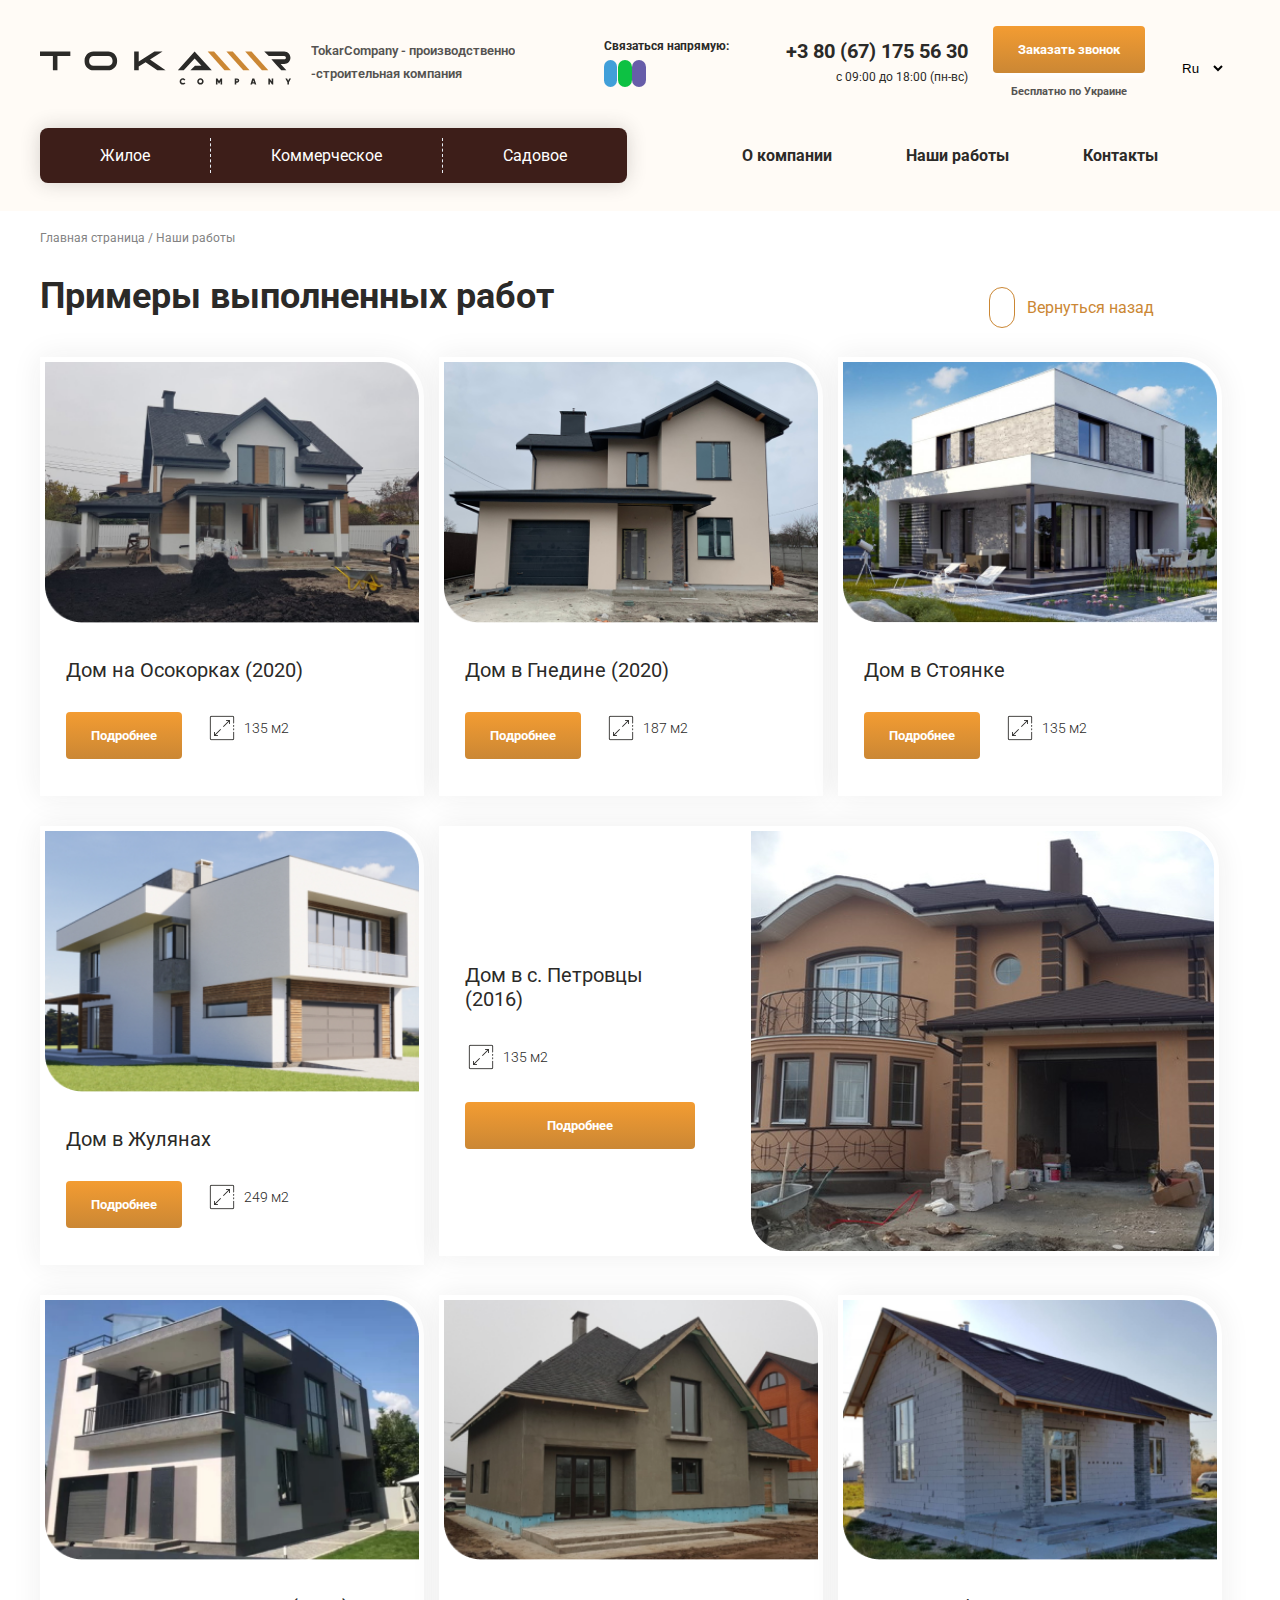
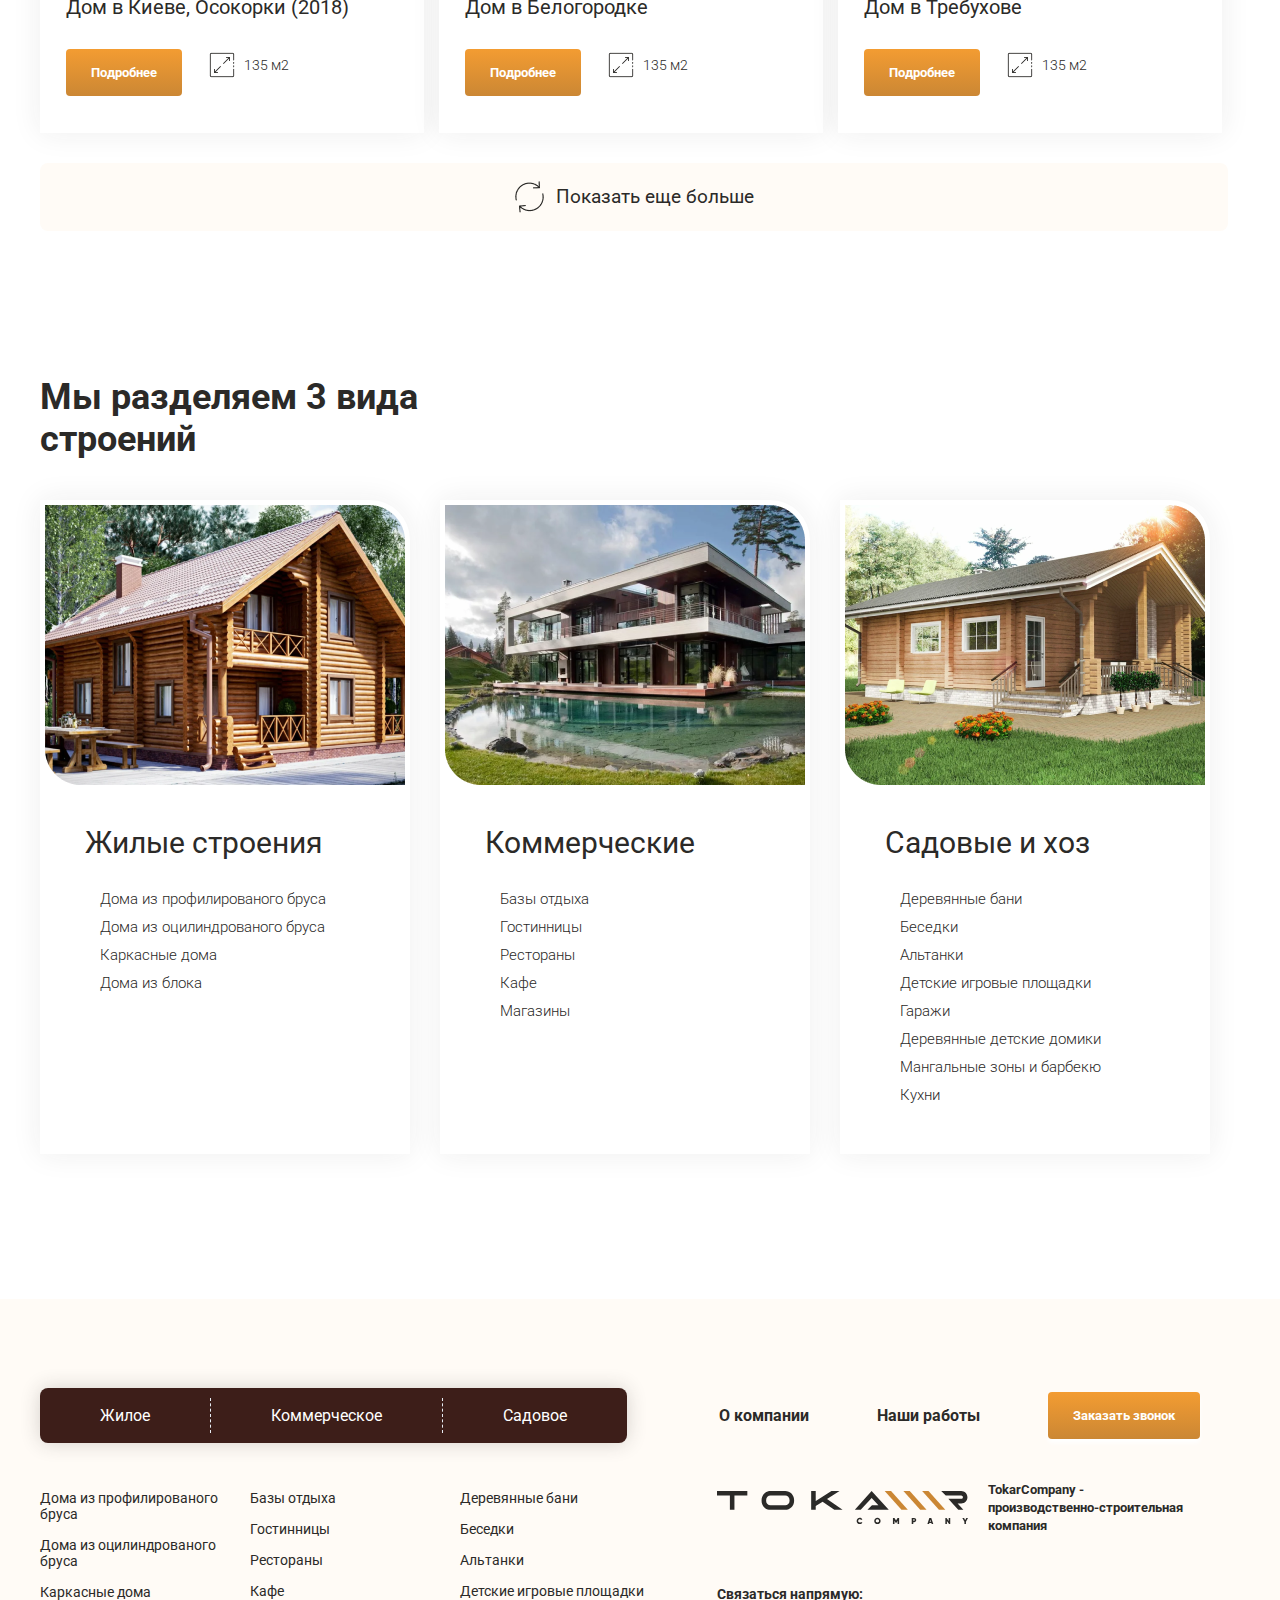
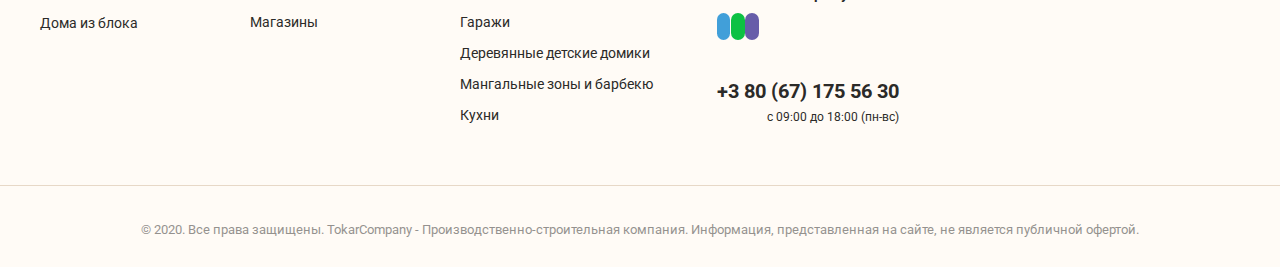
<file: our-work/index.html>
<!DOCTYPE html>
<html lang="en">
<head>
    <meta charset="UTF-8">
    <meta http-equiv="X-UA-Compatible" content="IE=edge">
    <meta name="viewport" content="width=device-width, initial-scale=1.0">
    <title>Главная страница / Наши работы</title>
    <link rel="preconnect" href="https://fonts.googleapis.com">
    <link rel="preconnect" href="https://fonts.gstatic.com" crossorigin>
    <link href="https://fonts.googleapis.com/css2?family=Roboto:wght@300;400;700;900&display=swap" rel="stylesheet">
    <link rel="stylesheet" href="https://cdnjs.cloudflare.com/ajax/libs/font-awesome/5.6.1/css/all.min.css" integrity="sha512-BxQjx52Ea/sanKjJ426PAhxQJ4BPfahiSb/ohtZ2Ipgrc5wyaTSgTwPhhZ/xC66vvg+N4qoDD1j0VcJAqBTjhQ==" crossorigin="anonymous" referrerpolicy="no-referrer" />
    <link rel="stylesheet" href="style.css">
</head>
<body>
    <div class="header-media">
        <div class="container">
            <div class="header-media-main">
                <img src="img/Logo.svg" alt="Logo">
                <div class="header-media-main-telephone">
                    <a href="../contacts/index.html"><img src="img/Phone.png" alt=""></a>
                </div>
            </div>
        </div>
    </div>
    <header class="header">
        <div class="container">
            <div class="main-header">
                <img src="img/Logo.svg" alt="Logo">
                <h5 class="header-title">TokarCompany - производственно<br>-строительная компания</h5>
                <div class="header-social-network">
                    <h6>Связаться напрямую:</h6>
                    <a href="https://t.me/elnuranvarbek" class="telegram"><i class="fab fa-telegram-plane"></i></a>
                    <a href="#" class="whatsap"><i class="fab fa-whatsapp"></i></a>
                    <a href="#" class="wayber"><i class="fab fa-whatsapp"></i></a>
                </div>
                <div class="telephone">
                    <h3>+3 80 (67) 175 56 30</h3>
                    <h4>с 09:00 до 18:00 (пн-вс)</h4>
                </div>
                <div class="header-btn">
                    <a href="../contacts/index.html" class="btn">Заказать звонок</a>
                    <h5>Бесплатно по Украине</h5>
                </div>
                <select name="language" class="language">
                    <option value="Russian">Ru</option>
                    <option value="USA">USA</option>
                    <option value="kz">Kz</option>
                </select>
            </div>
            <div class="header-main">
                <div class="header-main-btn">
                    <a href="../catalog/index.html" class="start">Жилое</a>
                    <a href="../catalog/index.html" class="center-item">Коммерческое</a>
                    <a href="../catalog/index.html" class="last">Садовое</a>
                </div>
                <ul class="header-navigation-items">
                    <li class="header-navigation-item">О компании</li>
                    <li class="header-navigation-item">Наши работы</li>
                    <li class="header-navigation-item last-item">Контакты</li>
                </ul>
            </div>
       </div>
    </header>
    <section class="section-main">
        <div class="container">
            <div class="main-section">
                <div class="main-info">
                    <h5>Главная страница / Наши работы</h5>
                    <h1>Примеры выполненных работ</h1>
                </div>
                <div class="main-btn">
                    <a href="../index.html" class="next-directory"><i class="fas fa-chevron-left"></i> Вернуться назад</a>
                </div>
            </div>
        </div>
    </section>
    <section class="section-blog">
        <div class="container">
            <div class="main-blog">
                <div class="blog">
                    <img src="img/blog-1.png" alt="" class="blog-image">
                    <h3>Дом на Осокорках (2020)</h3>
                    <a href="../building-card/index.html" class="btn">Подробнее</a>
                    <div class="square">
                        <img src="img/площадь-2.png" alt="Площадь">
                        <h5>135 м2</h5>
                    </div>
                </div>
                <div class="blog">
                    <img src="img/blog-2.png" alt="" class="blog-image">
                    <h3>Дом в Гнедине (2020)</h3>
                    <a href="../building-card-2/index.html" class="btn">Подробнее</a>
                    <div class="square">
                        <img src="img/площадь-2.png" alt="Площадь">
                        <h5>187 м2</h5>
                    </div>
                </div>
                <div class="blog">
                    <img src="img/blog-3.png" alt="" class="blog-image">
                    <h3>Дом в Стоянке</h3>
                    <a href="../building-card/index.html" class="btn">Подробнее</a>
                    <div class="square">
                        <img src="img/площадь-2.png" alt="Площадь">
                        <h5>135 м2</h5>
                    </div>
                </div>
                <div class="blog">
                    <img src="img/blog-4.png" alt="" class="blog-image">
                    <h3>Дом в Жулянах</h3>
                    <a href="../building-card-2/index.html" class="btn">Подробнее</a>
                    <div class="square">
                        <img src="img/площадь-2.png" alt="Площадь">
                        <h5>249 м2</h5>
                    </div>
                </div>
                <div class="blog-only">
                    <div class="blog-info">
                        <h3>Дом в с. Петровцы (2016)</h3>
                        <div class="square">
                            <img src="img/площадь-2.png" alt="Площадь">
                            <h5>135 м2</h5>
                        </div>
                        <a href="../building-card/index.html" class="btn">Подробнее</a>
                    </div>
                    <img src="img/blog-5.png" alt="">
                </div>
                <div class="blog-media">
                    <img src="img/blog-5.png" alt="" class="blog-image">
                    <h3>Дом в с. Петровцы (2016)</h3>
                    <a href="../building-card-2/index.html" class="btn">Подробнее</a>
                    <div class="square">
                        <img src="img/площадь-2.png" alt="Площадь">
                        <h5>135 м2</h5>
                    </div>
                </div>
                <div class="blog">
                    <img src="img/blog-6.png" alt="" class="blog-image">
                    <h3>Дом в Киеве, Осокорки (2018)</h3>
                    <a href="../building-card/index.html" class="btn">Подробнее</a>
                    <div class="square">
                        <img src="img/площадь-2.png" alt="Площадь">
                        <h5>135 м2</h5>
                    </div>
                </div>
                <div class="blog">
                    <img src="img/blog-7.png" alt="" class="blog-image">
                    <h3>Дом в Белогородке</h3>
                    <a href="../building-card-2/index.html" class="btn">Подробнее</a>
                    <div class="square">
                        <img src="img/площадь-2.png" alt="Площадь">
                        <h5>135 м2</h5>
                    </div>
                </div>
                <div class="blog">
                    <img src="img/blog-8.png" alt="" class="blog-image">
                    <h3>Дом в Требухове</h3>
                    <a href="../building-card/index.html" class="btn">Подробнее</a>
                    <div class="square">
                        <img src="img/площадь-2.png" alt="Площадь">
                        <h5>135 м2</h5>
                    </div>
                </div>
                <div class="blog-again">
                    <img src="img/restart.png" alt="">
                    <h3>Показать еще больше</h3>
                </div>
            </div>
        </div>
    </section>
    <section class="section-blog-home">
        <div class="container">
            <h1>Мы разделяем 3 вида строений</h1>
            <div class="main-blog-home">
                <div class="blog-home">
                    <img src="img/blog-home-1.png" alt="">
                    <h3>Жилые строения</h3>
                    <a href="#"><i class="fas fa-chevron-right"></i> Дома	из	профилированого	бруса</a>
                    <a href="#"><i class="fas fa-chevron-right"></i> Дома	из	оцилиндрованого	бруса</a>
                    <a href="#"><i class="fas fa-chevron-right"></i> Каркасные	дома</a>
                    <a href="#"><i class="fas fa-chevron-right"></i> Дома	из	блока</a>
                </div>
                <div class="blog-home">
                    <img src="img/blog-home-2.png" alt="">
                    <h3>Коммерческие</h3>
                    <a href="#"><i class="fas fa-chevron-right"></i> Базы	отдыха</a>
                    <a href="#"><i class="fas fa-chevron-right"></i> Гостинницы</a>
                    <a href="#"><i class="fas fa-chevron-right"></i> Рестораны</a>
                    <a href="#"><i class="fas fa-chevron-right"></i> Кафе</a>
                    <a href="#"><i class="fas fa-chevron-right"></i> Магазины</a>
                </div>
                <div class="blog-home">
                    <img src="img/blog-home-3.png" alt="">
                    <h3>Садовые и хоз</h3>
                    <a href="#"><i class="fas fa-chevron-right"></i> Деревянные	бани</a>
                    <a href="#"><i class="fas fa-chevron-right"></i> Беседки</a>
                    <a href="#"><i class="fas fa-chevron-right"></i> Альтанки</a>
                    <a href="#"><i class="fas fa-chevron-right"></i> Детские	игровые	площадки</a>
                    <a href="#"><i class="fas fa-chevron-right"></i> Гаражи</a>
                    <a href="#"><i class="fas fa-chevron-right"></i> Деревянные	детские	домики</a>
                    <a href="#"><i class="fas fa-chevron-right"></i> Мангальные	зоны и	барбекю</a>
                    <a href="#"><i class="fas fa-chevron-right"></i> Кухни</a>
                </div>
            </div>
        </div>
    </section>
    <footer class="footer">
        <div class="container">
            <div class="footer-main">
                <div class="footer-main-btn">
                    <a href="../catalog/index.html" class="start">Жилое</a>
                    <a href="../catalog/index.html" class="center-item">Коммерческое</a>
                    <a href="../catalog/index.html" class="last">Садовое</a>
                </div>
                <ul class="footer-navigation-items">
                    <li class="footer-navigation-item">О компании</li>
                    <li class="footer-navigation-item">Наши работы</li>
                </ul>
                <div class="footer-button">
                    <a href="#" class="btn">Заказать звонок</a>
                </div>
            </div>
            <div class="main-footer">
                <div class="footer-item">
                    <div class="footer-title">
                        <h5>Дома из	профилированого	бруса</h5>
                        <h5>Дома из	оцилиндрованого	бруса</h5>
                        <h5>Каркасные дома</h5>
                        <h5>Дома из блока</h5>
                    </div>
                    <div class="footer-title">
                        <h5>Базы отдыха</h5>
                        <h5>Гостинницы</h5>
                        <h5>Рестораны</h5>
                        <h5>Кафе</h5>
                        <h5>Магазины</h5>
                    </div>
                    <div class="footer-title">
                        <h5>Деревянные бани</h5>
                        <h5>Беседки</h5>
                        <h5>Альтанки</h5>
                        <h5>Детские	игровые	площадки</h5>
                        <h5>Гаражи</h5>
                        <h5>Деревянные	детские	домики</h5>
                        <h5>Мангальные	зоны и	барбекю</h5>
                        <h5>Кухни</h5>
                    </div>
                </div>
                <div class="footer-social-network">
                    <div class="footer-logo">
                        <img src="img/Logo.svg" alt="Logo">
                        <h5>TokarCompany - <br> производственно-строительная <br> компания</h5>
                    </div>
                    <div class="footer-social">
                        <h5>Связаться напрямую:</h5>
                        <a href="https://t.me/elnuranvarbek" class="telegram"><i class="fab fa-telegram-plane"></i></a>
                        <a href="#" class="whatsap"><i class="fab fa-whatsapp"></i></a>
                        <a href="#" class="wayber"><i class="fab fa-whatsapp"></i></a>
                    </div>
                    <div class="telephone">
                        <h3>+3 80 (67) 175 56 30</h3>
                        <h4>с 09:00 до 18:00 (пн-вс)</h4>
                    </div>
                </div>
            </div>
        </div>
        <div class="footer-last">
            <h3>&copy; 2020. Все права защищены. TokarCompany - Производственно-строительная компания. Информация, представленная на сайте, не является публичной офертой.</h3>
        </div>
    </footer>
    <footer class="footer-media">
        <img src="img/Logo.svg" alt="Logo">
        <h5>TokarCompany - производственно <br> -строительная компания</h5>
        <div class="footer-blog-item">
            <div class="footer-blog-title">
                <a href="#">Жилое</a>
            </div>
            <div class="footer-blog-title">
                <a href="#">Коммерческое</a>
            </div>
            <div class="footer-blog-title">
                <a href="#">Садовое</a>
            </div>
            <div class="footer-blog-title">
                <a href="#">О компании</a>
            </div>
            <div class="footer-blog-title">
                <a href="#">Наши работы</a>
            </div>
        </div>
        <div class="footer-social-network">
            <h4>Связаться напрямую:</h4>
            <a href="https://t.me/elnuranvarbek" class="telegram"><i class="fab fa-telegram-plane"></i></a>
            <a href="#" class="whatsap"><i class="fab fa-whatsapp"></i></a>
            <a href="#" class="wayber"><i class="fab fa-whatsapp"></i></a>
        </div>
        <div class="footer-telephone">
            <h3>+3 80 (67) 175 56 30</h3>
            <p>с 09:00 до 18:00 (пн-вс)</p>
            <a href="#" class="btn">Заказать</a>
        </div>
        <div class="last-footer">
            <h6>&copy; 2020. Все права защищены. TokarCompany - <br> Производственно-строительная компания. <br> Информация, представленная на сайте, не является <br> публичной офертой.</h6>
        </div>
    </footer>
</body>
</html>
</file>
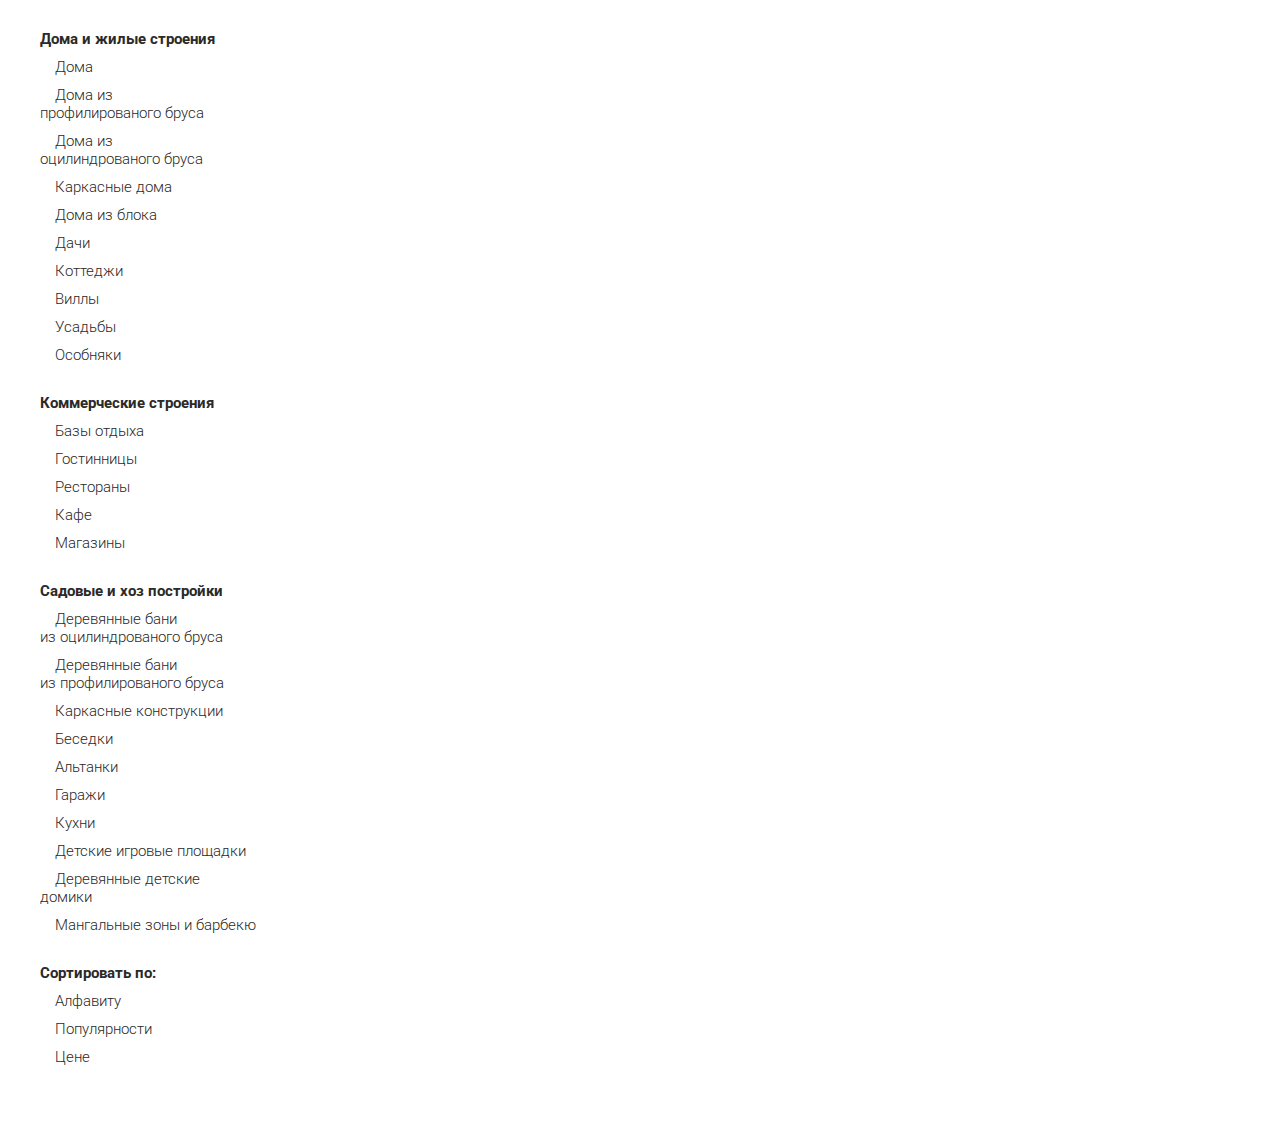
<file: catalog/media/index.html>
<!DOCTYPE html>
<html lang="en">
<head>
    <meta charset="UTF-8">
    <meta http-equiv="X-UA-Compatible" content="IE=edge">
    <meta name="viewport" content="width=device-width, initial-scale=1.0">
    <title>Tokar Mebel - Catalog -Filter</title>
    <link rel="preconnect" href="https://fonts.googleapis.com">
    <link rel="preconnect" href="https://fonts.gstatic.com" crossorigin>
    <link href="https://fonts.googleapis.com/css2?family=Roboto:wght@300;400;700;900&display=swap" rel="stylesheet">
    <link rel="stylesheet" href="https://cdnjs.cloudflare.com/ajax/libs/font-awesome/5.6.1/css/all.min.css" integrity="sha512-BxQjx52Ea/sanKjJ426PAhxQJ4BPfahiSb/ohtZ2Ipgrc5wyaTSgTwPhhZ/xC66vvg+N4qoDD1j0VcJAqBTjhQ==" crossorigin="anonymous" referrerpolicy="no-referrer" />
    <link rel="stylesheet" href="style.css">
</head>
<body>
    <div class="container">
        <div class="filter">
            <h3>Дома	и	жилые	строения</h3>
            <a href="#" class="list" data-filter="all"><i class="fas fa-chevron-right"></i> Дома</a>
            <a href="#" class="list"><i class="fas fa-chevron-right"></i> Дома	из <br> профилированого	бруса</a>
            <a href="#" class="list"><i class="fas fa-chevron-right"></i> Дома из <br> оцилиндрованого	бруса</a>
            <a href="#" class="list"><i class="fas fa-chevron-right"></i> Каркасные	дома</a>
            <a href="#" class="list"><i class="fas fa-chevron-right"></i> Дома	из	блока</a>
            <a href="#" class="list"><i class="fas fa-chevron-right"></i> Дачи</a>
            <a href="#" class="list"><i class="fas fa-chevron-right"></i> Коттеджи</a>
            <a href="#" class="list"><i class="fas fa-chevron-right"></i> Виллы</a>
            <a href="#" class="list"><i class="fas fa-chevron-right"></i> Усадьбы</a>
            <a href="#" class="list"><i class="fas fa-chevron-right"></i> Особняки</a>
            <h3>Коммерческие	строения</h3>
            <a href="#" class="list"><i class="fas fa-chevron-right"></i> Базы	отдыха</a>
           <a href="#" class="list"><i class="fas fa-chevron-right"></i> Гостинницы</a>
            <a href="#" class="list"><i class="fas fa-chevron-right"></i> Рестораны</a>
            <a href="#" class="list"><i class="fas fa-chevron-right"></i> Кафе</a>
            <a href="#" class="list"><i class="fas fa-chevron-right"></i> Магазины</a>
            <h3>Садовые	и	хоз	постройки</h3>
            <a href="#" class="list"><i class="fas fa-chevron-right"></i> Деревянные	бани <br> из	оцилиндрованого бруса</a>
            <a href="#" class="list"><i class="fas fa-chevron-right"></i> Деревянные	бани <br> из профилированого бруса</a>
            <a href="#" class="list"><i class="fas fa-chevron-right"></i> Каркасные	конструкции</a>
            <a href="#" class="list"><i class="fas fa-chevron-right"></i> Беседки</a>
            <a href="#" class="list"><i class="fas fa-chevron-right"></i> Альтанки</a>
            <a href="#" class="list"><i class="fas fa-chevron-right"></i> Гаражи</a>
            <a href="#" class="list"><i class="fas fa-chevron-right"></i> Кухни</a>
            <a href="#" class="list"><i class="fas fa-chevron-right"></i> Детские	игровые площадки</a>
            <a href="#" class="list"><i class="fas fa-chevron-right"></i> Деревянные	детские <br> домики</a>
            <a href="#" class="list"><i class="fas fa-chevron-right"></i> Мангальные	зоны и	барбекю</a>
            <h3>Сортировать по:</h3>
            <a href="#"><i class="fas fa-chevron-right"></i> Алфавиту</a>
            <a href="#"><i class="fas fa-chevron-right"></i> Популярности</a>
            <a href="#"><i class="fas fa-chevron-right"></i> Цене</a>
        </div>
    </div>
</body>
</html>
</file>
<file: style.css>
@charset "UTF-8";
body {
  font-family: "Roboto", sans-serif;
}

.container {
  max-width: 1200px;
  margin: auto;
}

* {
  margin: 0;
  box-sizing: border-box;
}

.btn {
  font-size: 13px;
  font-weight: 700;
  text-decoration: none;
  color: #fff;
  border-radius: 4px;
  padding: 16px 25px 16px 25px;
  background: linear-gradient(180deg, #F39C32 0%, #CB8734 100%);
  box-shadow: 0px 4px 4px;
}

.next-directory {
  margin-left: 44px;
  text-decoration: none;
  color: #CB8734;
}
.next-directory i {
  padding: 10px 12px;
  margin-right: 12px;
  border-radius: 50px;
  border: 1px solid #CB8734;
}

.last-item {
  margin-left: 0;
  padding-left: 0;
  padding-right: 0;
  margin-right: 0;
}

.telegram {
  padding: 4px 8px 4px 5px;
  border-radius: 50px;
  margin-right: 4px;
  background-color: #419FD9;
  color: #fff;
}

.whatsap {
  padding: 4px 6px 4px 8px;
  border-radius: 50px;
  margin-left: -3px;
  background-color: #0DC143;
  color: #fff;
}

.wayber {
  padding: 4px 6px 4px 8px;
  border-radius: 50px;
  background-color: #675DA9;
  color: #fff;
}

.telephone {
  text-align: right;
}
.telephone h3 {
  font-size: 20px;
  font-weight: 700;
  color: #2B2A28;
  margin-bottom: 7px;
}
.telephone h4 {
  font-weight: 400;
  font-size: 12px;
  color: #2B2A28;
}

.header-media {
  display: none;
}

.header {
  background-color: #FFFBF6;
  padding-top: 39px;
  padding-bottom: 23px;
}
.header .main-header {
  display: flex;
}
.header .main-header .header-title {
  margin-left: 20px;
  font-weight: 600;
  font-size: 13px;
  opacity: 0.8;
  line-height: 23px;
  color: #2B2A28;
}
.header .main-header .header-social-network {
  padding-right: 57px;
  padding-left: 89px;
}
.header .main-header .header-social-network h6 {
  font-size: 12px;
  font-weight: 600px;
  margin-bottom: 11px;
  color: #2B2A28;
}
.header .main-header .header-btn {
  padding-left: 25px;
  padding-right: 32px;
  text-align: center;
}
.header .main-header .header-btn h5 {
  margin-top: 27px;
  font-size: 11px;
  opacity: 0.8;
  color: #2B2A28;
}
.header .main-header .language {
  border: 1px solid #FFFBF6;
  cursor: pointer;
  background-color: #FFFBF6;
}
.header .header-main {
  cursor: pointer;
  padding-top: 30px;
  padding-bottom: 5px;
  display: flex;
}
.header .header-main .header-main-btn {
  padding: 10px 60px;
  align-items: center;
  display: flex;
  border-radius: 8px;
  box-shadow: 0px 0px 20px rgba(43, 42, 40, 0.2);
  background-color: #3D1E19;
}
.header .header-main .header-main-btn a {
  font-size: 16px;
  height: 100%;
  padding-top: 8px;
  padding-bottom: 8px;
  text-decoration: none;
  color: #fff;
}
.header .header-main .header-main-btn .start {
  padding-right: 60px;
}
.header .header-main .header-main-btn .center-item {
  padding: 8px 60px 8px 60px;
  border-left: 1px dashed #E5EBF2;
  border-right: 1px dashed #E5EBF2;
}
.header .header-main .header-main-btn .last {
  padding-left: 60px;
}
.header .header-main .header-navigation-items {
  padding-left: 115px;
  display: flex;
  align-items: center;
}
.header .header-main .header-navigation-items .header-navigation-item {
  font-size: 16px;
  margin-right: 74px;
  list-style: none;
  font-weight: 700;
  color: #2B2A28;
}

.section-main {
  padding-bottom: 276px;
  background-color: #FFFBF6;
}
.section-main .main-section {
  display: flex;
}
.section-main .main-section-info h1 {
  font-weight: 700;
  margin-top: 99px;
  font-size: 35px;
  line-height: 50px;
  margin-bottom: 8px;
  color: #2B2A28;
}
.section-main .main-section-info p {
  font-weight: 400;
  font-size: 17.8px;
  line-height: 30px;
  opacity: 0.8;
  margin-bottom: 52px;
}

.section-main-media {
  display: none;
}

.section-our-ability {
  margin-bottom: 145px;
  margin-top: -219px;
  padding-top: 61px;
  padding-bottom: 50px;
  padding-left: 61px;
  box-shadow: 0px 0px 30px rgba(43, 42, 40, 0.08);
  border-radius: 8px;
}
.section-our-ability h1 {
  font-weight: 700;
  font-size: 36px;
  margin-bottom: 42px;
  color: #2B2A28;
}
.section-our-ability .main-our-ability {
  display: flex;
}
.section-our-ability .main-our-ability .ability-blog {
  margin-right: 73px;
}
.section-our-ability .main-our-ability .ability-blog h2 {
  font-size: 15px;
  margin-top: 21px;
  color: #2B2A28;
  margin-bottom: 4px;
}
.section-our-ability .main-our-ability .ability-blog h3 {
  font-size: 15px;
  font-weight: 400;
  line-height: 30px;
  margin-top: 21px;
  color: #2B2A28;
  opacity: 0.8;
}

.section-project-directory {
  padding-bottom: 145px;
}
.section-project-directory h1 {
  margin-bottom: 2px;
  font-weight: 700;
  font-size: 36px;
  color: #2B2A28;
}
.section-project-directory .main-project {
  display: flex;
  flex-wrap: wrap;
}
.section-project-directory .main-project .project-blog {
  padding-bottom: 50px;
  background-color: #fff;
  margin-right: 30px;
  margin-bottom: 29px;
  box-shadow: 0px 0px 30px rgba(43, 42, 40, 0.08);
  border-radius: 0px 40px 0px 0px;
}
.section-project-directory .main-project .project-blog img {
  margin: 5px;
}
.section-project-directory .main-project .project-blog h3 {
  font-weight: 400;
  font-size: 30px;
  margin-left: 50px;
  margin-bottom: 9px;
  color: #2B2A28;
}
.section-project-directory .main-project .project-blog p {
  font-weight: 400;
  font-size: 15px;
  margin-left: 50px;
  line-height: 28px;
  margin-bottom: 14px;
  color: #2B2A28;
  opacity: 0.8;
}
.section-project-directory .main-project .project-blog a {
  margin-left: 50px;
}
.section-project-directory .main-project .only-one {
  display: block;
  display: flex;
}
.section-project-directory .main-project .only-one .project-blog-info {
  margin-right: 25px;
}
.section-project-directory .main-project .only-one .project-blog-info h3 {
  font-weight: 400;
  font-size: 30px;
  margin-top: 49px;
  margin-bottom: 9px;
  color: #2B2A28;
}
.section-project-directory .main-project .only-one .project-blog-info p {
  font-weight: 400;
  font-size: 15px;
  line-height: 28px;
  margin-bottom: 14px;
  color: #2B2A28;
  opacity: 0.8;
}
.section-project-directory .main-project .only-one .project-blog-info a {
  margin-left: 50px;
}
.section-project-directory .bsckground-image {
  position: absolute;
  right: 0px;
  width: 1000px;
  z-index: -1;
}

.section-information-media {
  display: none;
}

.section-information {
  padding: 106px 0;
  background-color: #FFFBF6;
}
.section-information h1 {
  font-weight: 700;
  font-size: 36px;
  margin-bottom: 58px;
  color: #2B2A28;
}
.section-information .width {
  width: 557px;
}
.section-information .main-information {
  display: flex;
  flex-wrap: wrap;
}
.section-information .main-information .information-blog {
  width: 572px;
  background-color: #fff;
  overflow: visible;
  border-radius: 8px;
  margin-bottom: 58px;
  margin-right: 23px;
  padding: 0px 12px 50px 12px;
}
.section-information .main-information .information-blog .information-blog-image {
  margin-top: -50px;
  display: flex;
}
.section-information .main-information .information-blog .information-blog-image .blog-title {
  display: flex;
  align-items: flex-end;
}
.section-information .main-information .information-blog .information-blog-image .blog-title h3 {
  font-size: 30px;
  font-weight: 400;
  margin-bottom: 10px;
  line-height: 36px;
  color: #2B2A28;
}
.section-information .main-information .information-blog .information-blog-image .blog-image {
  width: 69%;
  text-align: right;
}
.section-information .main-information .information-blog p {
  font-weight: 400;
  font-size: 15px;
  line-height: 30px;
  opacity: 0.8;
  color: #2B2A28;
}
.section-information .information-image {
  margin-top: -29px;
  margin-bottom: 66px;
}

.section-about-me {
  padding-top: 140px;
  padding-bottom: 167px;
  background-image: url(img/фон.png);
}
.section-about-me h1 {
  font-weight: 700;
  font-size: 36px;
  margin-bottom: 8px;
  color: #2B2A28;
}
.section-about-me .about-me-image {
  z-index: -1;
  margin-bottom: -100px;
  justify-content: center;
  display: flex;
}
.section-about-me .about-me-image .about-image {
  padding-top: 84px;
  z-index: -1;
  position: absolute;
}
.section-about-me .about-me-image-media {
  display: none;
}
.section-about-me .main-about-me {
  display: inline-block;
}
.section-about-me .main-about-me .mian-abot-me-info {
  display: flex;
  background-color: #fff;
  margin-left: 308px;
  box-shadow: 0px 0px 30px rgba(43, 42, 40, 0.08);
  border-radius: 8px;
  padding: 41px 51px 35px 43px;
}
.section-about-me .main-about-me .mian-abot-me-info .main-about-me-info {
  margin-left: 22px;
}
.section-about-me .main-about-me .mian-abot-me-info .main-about-me-info h3 {
  font-size: 24px;
  font-weight: 400;
  color: #2B2A28;
  opacity: 0.9;
  margin-bottom: 6px;
}
.section-about-me .main-about-me .mian-abot-me-info .main-about-me-info p {
  line-height: 26px;
  color: #2B2A28;
  opacity: 0.5;
}
.section-about-me .about-me-statistics {
  display: flex;
  padding-top: 127px;
  padding-bottom: 68px;
}
.section-about-me .about-me-statistics .about-blog {
  width: 50%;
  margin-right: 30px;
}
.section-about-me .about-me-statistics .about-blog h2 {
  font-size: 52px;
  color: #CB8734;
  font-weight: 400;
  padding-bottom: 29px;
  margin-bottom: 18px;
  border-bottom: 1px solid #CB8734;
}
.section-about-me .about-me-statistics .about-blog p {
  line-height: 30px;
  color: #2B2A28;
  opacity: 0.5;
}
.section-about-me .about-last-btn {
  text-align: center;
}

.section-types {
  padding-top: 132px;
  padding-bottom: 145px;
  background-color: #FFFBF6;
}
.section-types h1 {
  font-weight: 700;
  font-size: 36px;
  margin-bottom: 40px;
  color: #2B2A28;
}
.section-types .main-types {
  display: flex;
}
.section-types .main-types .types-title {
  margin-right: 30px;
  padding: 5px;
  background-color: #fff;
  box-shadow: 0px 0px 30px rgba(43, 42, 40, 0.08);
  border-radius: 0px 40px 0px 0px;
}
.section-types .main-types .types-title h3 {
  font-weight: 400;
  font-size: 30px;
  margin-bottom: 13px;
  margin-left: 40px;
  margin-top: 36px;
  color: #2B2A28;
}
.section-types .main-types .types-title p {
  font-weight: 400;
  font-size: 15px;
  margin-left: 40px;
  margin-bottom: 20px;
  color: #2B2A28;
  opacity: 0.5;
}
.section-types .main-types .types-title p i {
  margin-right: 15px;
  color: #CB8734;
}

.section-blog {
  padding-top: 120px;
  padding-bottom: 153px;
}
.section-blog h1 {
  font-weight: 700;
  font-size: 36px;
  color: #2B2A28;
  margin-bottom: 75px;
}
.section-blog .main-blog {
  display: flex;
}
.section-blog .main-blog .blog {
  margin-right: 70px;
  width: 330px;
}
.section-blog .main-blog .blog .blog-btn {
  z-index: 10;
}
.section-blog .main-blog .blog .blog-btn a {
  margin-left: 21px;
}
.section-blog .main-blog .blog img {
  margin-top: -50px;
  position: absolute;
  z-index: -1;
}
.section-blog .main-blog .blog h3 {
  font-weight: 400;
  font-size: 20px;
  margin-bottom: 15px;
  margin-top: 236px;
  line-height: 30px;
  color: #2B2A28;
}
.section-blog .main-blog .blog p {
  font-size: 15px;
  line-height: 30px;
  color: #2B2A28;
  width: 355px;
}

.section-subtitle {
  padding-bottom: 145px;
}
.section-subtitle .main-subtitle {
  display: flex;
}
.section-subtitle .main-subtitle .subtitle-info {
  margin-top: 30px;
  margin-right: 75px;
}
.section-subtitle .main-subtitle .subtitle-info h1 {
  font-weight: 700;
  font-size: 36px;
  margin-bottom: 15px;
  color: #2B2A28;
}
.section-subtitle .main-subtitle .subtitle-info p {
  font-size: 15px;
  color: #2B2A28;
  line-height: 30px;
  margin-bottom: 13px;
}

.section-subtitle-media {
  display: none;
}

.footer {
  background-color: #FFFBF6;
  padding-top: 89px;
  padding-bottom: 30px;
}
.footer .footer-main {
  display: flex;
}
.footer .footer-main .footer-main-btn {
  padding: 10px 60px;
  align-items: center;
  display: flex;
  border-radius: 8px;
  box-shadow: 0px 0px 20px rgba(43, 42, 40, 0.2);
  background-color: #3D1E19;
}
.footer .footer-main .footer-main-btn a {
  font-size: 16px;
  height: 100%;
  padding-top: 8px;
  padding-bottom: 8px;
  text-decoration: none;
  color: #fff;
}
.footer .footer-main .footer-main-btn .start {
  padding-right: 60px;
}
.footer .footer-main .footer-main-btn .center-item {
  padding: 8px 60px 8px 60px;
  border-left: 1px dashed #E5EBF2;
  border-right: 1px dashed #E5EBF2;
}
.footer .footer-main .footer-main-btn .last {
  padding-left: 60px;
}
.footer .footer-main .footer-navigation-items {
  padding-left: 92px;
  display: flex;
  align-items: center;
}
.footer .footer-main .footer-navigation-items .footer-navigation-item {
  font-size: 16px;
  margin-right: 68px;
  list-style: none;
  font-weight: 700;
  color: #2B2A28;
}
.footer .footer-main .footer-button {
  display: flex;
  align-items: center;
}
.footer .main-footer {
  padding-top: 38px;
  display: flex;
}
.footer .main-footer .footer-item {
  display: flex;
}
.footer .main-footer .footer-item .footer-title {
  width: 194px;
  margin-right: 16px;
}
.footer .main-footer .footer-item .footer-title h5 {
  font-weight: 400;
  margin-top: 9px;
  font-size: 14px;
  margin-bottom: 15px;
  cursor: pointer;
  color: #2B2A28;
}
.footer .main-footer .footer-social-network {
  padding-left: 47px;
}
.footer .main-footer .footer-social-network .footer-logo {
  margin-bottom: 51px;
  display: flex;
}
.footer .main-footer .footer-social-network .footer-logo h5 {
  font-size: 13px;
  font-weight: 700;
  line-height: 18px;
  color: #2B2A28;
  margin-left: 20px;
}
.footer .main-footer .footer-social-network .footer-social h5 {
  font-weight: 700;
  font-size: 14px;
  margin-bottom: 15px;
  color: #2B2A28;
}
.footer .main-footer .footer-social-network .telephone {
  margin-top: 43px;
  display: inline-block;
}
.footer .main-footer .footer-social-network .telephone h3 {
  font-size: 20px;
  color: #2B2A28;
  margin-bottom: 7px;
}
.footer .footer-last {
  padding-top: 36px;
  margin-top: 47px;
  border-top: 1px solid #E7D8C7;
}
.footer .footer-last h3 {
  color: #2B2A28;
  opacity: 0.5;
  font-weight: 400;
  font-size: 13px;
  text-align: center;
}

.footer-media {
  display: none;
}

@media only screen and (max-width: 600px) {
  .header-media {
    padding: 18px 12px;
    display: block;
    border-bottom: 1px solid #E7D8C7;
  }
  .header-media-main {
    display: flex;
  }
  .header-media-main-telephone {
    width: 50%;
    text-align: right;
  }
  .header-media-main-telephone a {
    padding: 12px 10px 6px 10px;
    border: 1px solid #CB8734;
  }

  .header {
    display: none;
  }

  .section-main-media {
    display: block;
    padding: 16px 10px;
  }
  .section-main-media h5 {
    font-weight: 400;
    font-size: 11px;
    text-align: center;
    margin-bottom: 16px;
    color: #2B2A28;
  }
  .section-main-media h1 {
    text-align: center;
    font-weight: 700;
    font-size: 28px;
    margin-bottom: 17px;
    color: #2B2A28;
  }
  .section-main-media-image img {
    width: 100%;
  }
  .section-main-media p {
    text-align: center;
    margin-top: 20px;
    margin-bottom: 41px;
    font-weight: 400;
    color: #2B2A28;
    font-size: 15px;
  }
  .section-main-media a {
    display: flex;
    justify-content: center;
    width: 100%;
    margin-left: 0;
    align-items: center;
    margin-bottom: 36px;
  }

  .section-main {
    display: none;
  }

  .section-our-ability {
    margin: 0px 10px;
    padding-left: 0;
    margin-top: 0;
  }
  .section-our-ability h1 {
    text-align: center;
  }
  .section-our-ability .main-our-ability {
    display: block;
    text-align: center;
  }
  .section-our-ability .main-our-ability .ability-blog {
    margin-right: 0;
    margin-bottom: 20px;
  }

  .section-project-directory {
    padding: 60px 10px 0px 10px;
  }
  .section-project-directory .bsckground-image {
    display: none;
  }
  .section-project-directory h1 {
    text-align: center;
  }
  .section-project-directory .main-project {
    display: block;
  }
  .section-project-directory .main-project .project-blog {
    width: 100%;
  }
  .section-project-directory .main-project .project-blog img {
    margin-top: 10px;
    width: 97%;
  }
  .section-project-directory .main-project .only-one {
    display: block;
  }

  .section-information-media {
    display: block;
    padding: 60px 10px 60px 10px;
    background-color: #FFFBF6;
  }
  .section-information-media h1 {
    font-weight: 700;
    font-size: 36px;
    margin-bottom: 58px;
    text-align: center;
    color: #2B2A28;
  }
  .section-information-media .main-information-media .information-blog-media {
    padding: 0 15px 30px 15px;
    margin-bottom: 76px;
    background-color: #fff;
    border-radius: 8px;
    text-align: center;
  }
  .section-information-media .main-information-media .information-blog-media img {
    margin-top: -42px;
  }
  .section-information-media .main-information-media .information-blog-media h3 {
    font-size: 30px;
    font-weight: 400;
    margin-bottom: 6px;
    line-height: 36px;
    color: #2B2A28;
  }
  .section-information-media .main-information-media .information-blog-media p {
    font-weight: 400;
    font-size: 15px;
    line-height: 30px;
    color: #2B2A28;
  }
  .section-information-media .information-image {
    width: 100%;
    margin-bottom: 30px;
  }
  .section-information-media a {
    display: flex;
    justify-content: center;
    margin-left: 0;
    margin-bottom: 19px;
  }

  .section-information {
    display: none;
  }

  .section-about-me {
    padding: 60px 10px 60px 10px;
  }
  .section-about-me h1 {
    text-align: center;
    margin-bottom: 20px;
  }
  .section-about-me .about-me-image {
    display: none;
  }
  .section-about-me .about-me-image-media {
    display: flex;
    width: 100%;
  }
  .section-about-me .about-me-image-media .about-image {
    position: absolute;
    margin-top: 70px;
    z-index: -1;
  }
  .section-about-me .about-me-image-media img {
    z-index: -1;
    width: 95%;
  }
  .section-about-me .main-about-me {
    display: block;
  }
  .section-about-me .main-about-me .mian-abot-me-info {
    margin-left: 0;
    margin-top: -97px;
    padding: 29px 0px 29px 0px;
  }
  .section-about-me .main-about-me .mian-abot-me-info img {
    display: none;
  }
  .section-about-me .main-about-me .mian-abot-me-info .main-about-me-info p {
    font-size: 15px;
  }
  .section-about-me .about-me-statistics {
    display: block;
    text-align: center;
  }
  .section-about-me .about-me-statistics .about-blog {
    margin-right: 0;
    justify-content: center;
    width: 100%;
  }

  .section-types {
    padding: 60px 10px;
  }
  .section-types h1 {
    text-align: center;
  }
  .section-types .main-types {
    display: block;
  }
  .section-types .main-types .types-title {
    margin-right: 0;
    margin-bottom: 21px;
  }
  .section-types .main-types .types-title img {
    width: 100%;
  }

  .section-blog {
    padding: 60px 10px;
  }
  .section-blog h1 {
    text-align: center;
  }
  .section-blog .main-blog {
    display: block;
  }
  .section-blog .main-blog .blog {
    margin-bottom: 50px;
    width: 100%;
  }
  .section-blog .main-blog .blog img {
    width: 96%;
  }
  .section-blog .main-blog .blog h3 {
    opacity: 1;
  }

  .section-subtitle {
    display: none;
  }

  .section-subtitle-media {
    padding: 60px 10px;
    display: block;
  }
  .section-subtitle-media h1 {
    font-weight: 700;
    font-size: 36px;
    margin-bottom: 15px;
    text-align: center;
    color: #2B2A28;
  }
  .section-subtitle-media img {
    width: 100%;
  }
  .section-subtitle-media p {
    font-size: 20px;
    color: #2B2A28;
    text-align: center;
    line-height: 30px;
    margin-bottom: 13px;
  }

  .footer {
    display: none;
  }

  .footer-media {
    padding-top: 60px;
    background-color: #FFFBF6;
    padding-bottom: 33px;
    text-align: center;
  }
  .footer-media h5 {
    font-weight: 400;
    font-size: 12px;
    color: #2B2A28;
    margin-top: 9px;
    margin-bottom: 21px;
  }
  .footer-media .footer-blog-item .footer-blog-title {
    padding: 15px 0;
    border-top: 1px solid #E7D8C7;
    border-bottom: 1px solid #E7D8C7;
    text-align: center;
  }
  .footer-media .footer-blog-item .footer-blog-title a {
    text-decoration: none;
    color: #2B2A28;
  }
  .footer-media .footer-social-network {
    margin-top: 27px;
  }
  .footer-media .footer-social-network h4 {
    font-weight: 400;
    font-size: 14px;
    color: #2B2A28;
    margin-bottom: 19px;
  }
  .footer-media .footer-telephone {
    margin-top: 29px;
  }
  .footer-media .footer-telephone h3 {
    font-weight: 700;
    font-size: 18px;
    color: #2B2A28;
    margin-bottom: 5px;
  }
  .footer-media .footer-telephone p {
    font-weight: 400;
    font-size: 12px;
    color: #2B2A28;
    margin-bottom: 26px;
  }
  .footer-media .last-footer {
    margin-top: 45px;
    padding-top: 22px;
    border-top: 1px solid #E7D8C7;
  }
  .footer-media .last-footer h6 {
    font-weight: 400;
    font-size: 12px;
    color: #2B2A28;
    opacity: 0.7;
  }
}

/*# sourceMappingURL=style.css.map */
</file>
<file: about-company/style.css>
@charset "UTF-8";
@keyframes example {
  from {
    color: #2B2A28;
  }
  to {
    color: #CB8734;
  }
}
@keyframes boxmover {
  0% {
    width: 29.9%;
  }
  100% {
    transform: scale(1.1, 1.1);
  }
}
body {
  font-family: "Roboto", sans-serif;
}

.container {
  max-width: 1200px;
  margin: auto;
}

* {
  margin: 0;
  padding: 0;
  box-sizing: border-box;
}

.btn {
  font-size: 13px;
  font-weight: 700;
  text-decoration: none;
  color: #fff;
  border-radius: 4px;
  padding: 16px 25px 16px 25px;
  background: linear-gradient(180deg, #F39C32 0%, #CB8734 100%);
  box-shadow: 0px 4px 4px;
}

.next-directory {
  margin-left: 44px;
  text-decoration: none;
  color: #CB8734;
}
.next-directory i {
  padding: 10px 12px;
  margin-right: 12px;
  border-radius: 50px;
  border: 1px solid #CB8734;
}

@keyframes example {
  from {
    color: #2B2A28;
  }
  to {
    color: #CB8734;
  }
}
.last-item {
  margin-left: 0;
  padding-left: 0;
  padding-right: 0;
  margin-right: 0;
}

.telegram {
  padding: 4px 8px 4px 5px;
  border-radius: 50px;
  margin-right: 4px;
  background-color: #419FD9;
  color: #fff;
}

.whatsap {
  padding: 4px 6px 4px 8px;
  border-radius: 50px;
  margin-left: -3px;
  background-color: #0DC143;
  color: #fff;
}

.wayber {
  padding: 4px 6px 4px 8px;
  border-radius: 50px;
  background-color: #675DA9;
  color: #fff;
}

.telephone {
  text-align: right;
}
.telephone h3 {
  font-size: 20px;
  font-weight: 700;
  color: #2B2A28;
  margin-bottom: 7px;
}
.telephone h4 {
  font-weight: 400;
  font-size: 12px;
  color: #2B2A28;
}

.header-media {
  display: none;
}

.header {
  background-color: #FFFBF6;
  padding-top: 39px;
  padding-bottom: 23px;
}
.header .main-header {
  display: flex;
}
.header .main-header .header-title {
  margin-left: 20px;
  font-weight: 600;
  font-size: 13px;
  opacity: 0.8;
  line-height: 23px;
  color: #2B2A28;
}
.header .main-header .header-social-network {
  padding-right: 57px;
  padding-left: 89px;
}
.header .main-header .header-social-network h6 {
  font-size: 12px;
  font-weight: 600px;
  margin-bottom: 11px;
  color: #2B2A28;
}
.header .main-header .header-btn {
  padding-left: 25px;
  padding-right: 32px;
  text-align: center;
}
.header .main-header .header-btn h5 {
  margin-top: 27px;
  font-size: 11px;
  opacity: 0.8;
  color: #2B2A28;
}
.header .main-header .language {
  border: 1px solid #FFFBF6;
  cursor: pointer;
  background-color: #FFFBF6;
}
.header .header-main {
  cursor: pointer;
  padding-top: 30px;
  padding-bottom: 5px;
  display: flex;
}
.header .header-main .header-main-btn {
  padding: 10px 60px;
  align-items: center;
  display: flex;
  border-radius: 8px;
  box-shadow: 0px 0px 20px rgba(43, 42, 40, 0.2);
  background-color: #3D1E19;
}
.header .header-main .header-main-btn a {
  font-size: 16px;
  height: 100%;
  padding-top: 8px;
  padding-bottom: 8px;
  text-decoration: none;
  color: #fff;
}
.header .header-main .header-main-btn .start {
  padding-right: 60px;
}
.header .header-main .header-main-btn .center-item {
  padding: 8px 60px 8px 60px;
  border-left: 1px dashed #E5EBF2;
  border-right: 1px dashed #E5EBF2;
}
.header .header-main .header-main-btn .last {
  padding-left: 60px;
}
.header .header-main .header-navigation-items {
  padding-left: 115px;
  display: flex;
  align-items: center;
}
.header .header-main .header-navigation-items .header-navigation-item {
  font-size: 16px;
  margin-right: 74px;
  list-style: none;
  font-weight: 700;
  color: #2B2A28;
}

.section-main .main-section .main-section-subtitle {
  margin-bottom: 20px;
  display: flex;
}
.section-main .main-section .main-section-subtitle-info {
  width: 50%;
  padding-top: 20px;
}
.section-main .main-section .main-section-subtitle-info h5 {
  font-weight: 400;
  font-size: 12px;
  color: #828282;
  margin-bottom: 30px;
}
.section-main .main-section .main-section-subtitle-info h1 {
  font-weight: 700;
  font-size: 36px;
  color: #2B2A28;
}
.section-main .main-section .main-section-subtitle .main-section-subtitle-btn {
  display: flex;
  justify-content: flex-end;
  align-items: flex-end;
  width: 50%;
}
.section-main .main-section .main-section-info {
  display: flex;
}
.section-main .main-section .main-section-info-title {
  padding-top: 79px;
}
.section-main .main-section .main-section-info-title p {
  font-weight: 300;
  font-size: 16px;
  line-height: 30px;
  color: #828282;
  width: 86%;
  margin-bottom: 10px;
}
.section-main .main-section .main-section-info .main-section-info-image-media {
  display: none;
}
.section-main .main-section .main-section-info .main-section-info-title-media {
  display: none;
}

.section-about-me {
  padding-top: 140px;
  padding-bottom: 167px;
  background-image: url(img/фон.png);
}
.section-about-me h1 {
  font-weight: 700;
  font-size: 36px;
  margin-bottom: 8px;
  color: #2B2A28;
}
.section-about-me .about-me-image {
  z-index: -1;
  margin-bottom: -100px;
  justify-content: center;
  display: flex;
}
.section-about-me .about-me-image .about-image {
  padding-top: 84px;
  z-index: -1;
  position: absolute;
}
.section-about-me .about-me-image-media {
  display: none;
}
.section-about-me .main-about-me {
  display: inline-block;
}
.section-about-me .main-about-me .mian-abot-me-info {
  display: flex;
  background-color: #fff;
  margin-left: 308px;
  box-shadow: 0px 0px 30px rgba(43, 42, 40, 0.08);
  border-radius: 8px;
  padding: 41px 51px 35px 43px;
}
.section-about-me .main-about-me .mian-abot-me-info .main-about-me-info {
  margin-left: 22px;
}
.section-about-me .main-about-me .mian-abot-me-info .main-about-me-info h3 {
  font-size: 24px;
  font-weight: 400;
  color: #2B2A28;
  opacity: 0.9;
  margin-bottom: 6px;
}
.section-about-me .main-about-me .mian-abot-me-info .main-about-me-info p {
  line-height: 26px;
  color: #2B2A28;
  opacity: 0.5;
}
.section-about-me .about-me-statistics {
  display: flex;
  padding-top: 127px;
  padding-bottom: 68px;
}
.section-about-me .about-me-statistics .about-blog {
  width: 50%;
  margin-right: 30px;
}
.section-about-me .about-me-statistics .about-blog h2 {
  font-size: 52px;
  color: #CB8734;
  font-weight: 400;
  padding-bottom: 29px;
  margin-bottom: 18px;
  border-bottom: 1px solid #CB8734;
}
.section-about-me .about-me-statistics .about-blog p {
  line-height: 30px;
  color: #2B2A28;
  opacity: 0.5;
}
.section-about-me .about-last-btn {
  text-align: center;
}

.bgc {
  padding-top: 145px;
  background-color: #FFFBF6;
}
.bgc .section-our-ability {
  padding-left: 61px;
  padding-top: 65px;
  padding-bottom: 50px;
  box-shadow: 0px 0px 30px rgba(43, 42, 40, 0.08);
  border-radius: 8px;
}
.bgc .section-our-ability h1 {
  font-weight: 700;
  font-size: 36px;
  margin-bottom: 42px;
  color: #2B2A28;
}
.bgc .section-our-ability .main-our-ability {
  display: flex;
}
.bgc .section-our-ability .main-our-ability .ability-blog {
  margin-right: 73px;
}
.bgc .section-our-ability .main-our-ability .ability-blog h2 {
  font-size: 15px;
  margin-top: 21px;
  color: #2B2A28;
  margin-bottom: 4px;
}
.bgc .section-our-ability .main-our-ability .ability-blog h3 {
  font-size: 15px;
  font-weight: 400;
  line-height: 30px;
  margin-top: 21px;
  color: #2B2A28;
  opacity: 0.8;
}

.section-registration {
  padding-top: 60px;
  background-color: #FFFBF6;
  padding-bottom: 145px;
}
.section-registration .main-registration {
  display: flex;
  background: #FFF;
  border-radius: 0px 40px 0px 0px;
  padding: 5px 5px 5px 80px;
  box-shadow: 0px 0px 30px rgba(43, 42, 40, 0.08);
}
.section-registration .main-registration .registration-info {
  margin-top: 3.12rem;
}
.section-registration .main-registration .registration-info h3 {
  font-weight: 400;
  font-size: 30px;
  color: #2B2A28;
  margin-bottom: 24px;
  width: 56%;
}
.section-registration .main-registration .registration-info .registration {
  display: flex;
}
.section-registration .main-registration .registration-info .registration form {
  margin-right: 17px;
  border-radius: 4px;
  border: 1px solid #E7D8C7;
  align-items: center;
  display: flex;
  width: 50%;
  padding: 10px 308px 10px 21px;
}
.section-registration .main-registration .registration-info .registration form img {
  margin-right: 6px;
}
.section-registration .main-registration .registration-info .registration form i {
  font-size: 15px;
  color: #828282;
  margin-right: 18px;
}
.section-registration .main-registration .registration-info .registration form input {
  border: 1px solid #fff;
}
.section-registration .main-registration .registration-info .registration a {
  display: flex;
  width: 30%;
  justify-content: center;
  align-items: center;
}
.section-registration .main-registration .registration-info p {
  font-weight: 400;
  font-size: 14px;
  color: #2B2A28;
  margin-top: 31px;
}
.section-registration .main-registration .registration-info p span {
  color: #CB8734;
}

.section-subtitle h1 {
  font-weight: 700;
  font-size: 36px;
  margin-bottom: 37px;
  color: #2B2A28;
}
.section-subtitle .main-subtitle img {
  margin-right: 38px;
}
.section-subtitle .main-subtitle .last-image {
  margin-right: 0;
}

.section-blog {
  padding-top: 120px;
  padding-bottom: 153px;
}
.section-blog h1 {
  font-weight: 700;
  font-size: 36px;
  color: #2B2A28;
  margin-bottom: 75px;
}
.section-blog .main-blog {
  display: flex;
}
.section-blog .main-blog .blog {
  margin-right: 70px;
  width: 330px;
}
.section-blog .main-blog .blog .blog-btn {
  z-index: 10;
}
.section-blog .main-blog .blog .blog-btn a {
  margin-left: 21px;
}
.section-blog .main-blog .blog img {
  margin-top: -50px;
  position: absolute;
  z-index: -1;
}
.section-blog .main-blog .blog h3 {
  font-weight: 400;
  font-size: 20px;
  margin-bottom: 15px;
  margin-top: 236px;
  line-height: 30px;
  color: #2B2A28;
}
.section-blog .main-blog .blog p {
  font-size: 15px;
  line-height: 30px;
  color: #2B2A28;
  width: 355px;
}

.footer {
  background-color: #FFFBF6;
  padding-top: 89px;
  padding-bottom: 30px;
}
.footer .footer-main {
  display: flex;
}
.footer .footer-main .footer-main-btn {
  padding: 10px 60px;
  align-items: center;
  display: flex;
  border-radius: 8px;
  box-shadow: 0px 0px 20px rgba(43, 42, 40, 0.2);
  background-color: #3D1E19;
}
.footer .footer-main .footer-main-btn a {
  font-size: 16px;
  height: 100%;
  padding-top: 8px;
  padding-bottom: 8px;
  text-decoration: none;
  color: #fff;
}
.footer .footer-main .footer-main-btn .start {
  padding-right: 60px;
}
.footer .footer-main .footer-main-btn .center-item {
  padding: 8px 60px 8px 60px;
  border-left: 1px dashed #E5EBF2;
  border-right: 1px dashed #E5EBF2;
}
.footer .footer-main .footer-main-btn .last {
  padding-left: 60px;
}
.footer .footer-main .footer-navigation-items {
  padding-left: 92px;
  display: flex;
  align-items: center;
}
.footer .footer-main .footer-navigation-items .footer-navigation-item {
  font-size: 16px;
  margin-right: 68px;
  list-style: none;
  font-weight: 700;
  color: #2B2A28;
}
.footer .footer-main .footer-button {
  display: flex;
  align-items: center;
}
.footer .main-footer {
  padding-top: 38px;
  display: flex;
}
.footer .main-footer .footer-item {
  display: flex;
}
.footer .main-footer .footer-item .footer-title {
  width: 194px;
  margin-right: 16px;
}
.footer .main-footer .footer-item .footer-title h5 {
  font-weight: 400;
  margin-top: 9px;
  font-size: 14px;
  margin-bottom: 15px;
  cursor: pointer;
  color: #2B2A28;
}
.footer .main-footer .footer-social-network {
  padding-left: 47px;
}
.footer .main-footer .footer-social-network .footer-logo {
  margin-bottom: 51px;
  display: flex;
}
.footer .main-footer .footer-social-network .footer-logo h5 {
  font-size: 13px;
  font-weight: 700;
  line-height: 18px;
  color: #2B2A28;
  margin-left: 20px;
}
.footer .main-footer .footer-social-network .footer-social h5 {
  font-weight: 700;
  font-size: 14px;
  margin-bottom: 15px;
  color: #2B2A28;
}
.footer .main-footer .footer-social-network .telephone {
  margin-top: 43px;
  display: inline-block;
}
.footer .main-footer .footer-social-network .telephone h3 {
  font-size: 20px;
  color: #2B2A28;
  margin-bottom: 7px;
}
.footer .footer-last {
  padding-top: 36px;
  margin-top: 47px;
  border-top: 1px solid #E7D8C7;
}
.footer .footer-last h3 {
  color: #2B2A28;
  opacity: 0.5;
  font-weight: 400;
  font-size: 13px;
  text-align: center;
}

.footer-media {
  display: none;
}

@media only screen and (max-width: 600px) {
  .header-media {
    display: block;
    border-bottom: 1px solid #E7D8C7;
  }
  .header-media-main {
    padding: 18px 12px;
    display: flex;
  }
  .header-media-main-telephone {
    width: 50%;
    text-align: right;
  }
  .header-media-main-telephone a {
    padding: 12px 10px 6px 10px;
    border: 1px solid #CB8734;
  }

  .header {
    display: none;
  }

  .section-about-me {
    padding: 60px 10px 60px 10px;
  }
  .section-about-me h1 {
    text-align: center;
    margin-bottom: 20px;
  }
  .section-about-me .about-me-image {
    display: none;
  }
  .section-about-me .about-me-image-media {
    display: flex;
    width: 100%;
  }
  .section-about-me .about-me-image-media .about-image {
    position: absolute;
    margin-top: 70px;
    z-index: -1;
  }
  .section-about-me .about-me-image-media img {
    z-index: -1;
    width: 95%;
  }
  .section-about-me .main-about-me {
    display: block;
  }
  .section-about-me .main-about-me .mian-abot-me-info {
    margin-left: 0;
    margin-top: -97px;
    padding: 29px 0px 29px 0px;
  }
  .section-about-me .main-about-me .mian-abot-me-info img {
    display: none;
  }
  .section-about-me .main-about-me .mian-abot-me-info .main-about-me-info p {
    font-size: 15px;
  }
  .section-about-me .about-me-statistics {
    display: block;
    text-align: center;
  }
  .section-about-me .about-me-statistics .about-blog {
    margin-right: 0;
    justify-content: center;
    width: 100%;
  }

  .section-main {
    padding-left: 10px;
    padding-right: 10px;
  }
  .section-main .main-section .main-section-subtitle .main-section-subtitle-info {
    width: 100%;
  }
  .section-main .main-section .main-section-subtitle .main-section-subtitle-btn {
    display: none;
  }
  .section-main .main-section .main-section-info {
    display: block;
  }
  .section-main .main-section .main-section-info .main-section-info-title {
    display: none;
  }
  .section-main .main-section .main-section-info .main-section-info-image {
    display: none;
  }
  .section-main .main-section .main-section-info .main-section-info-title-media {
    display: block;
  }
  .section-main .main-section .main-section-info .main-section-info-title-media p {
    font-weight: 300;
    margin-top: 31px;
    font-size: 16px;
    line-height: 30px;
    color: #828282;
    width: 100%;
    margin-bottom: 10px;
  }
  .section-main .main-section .main-section-info .main-section-info-image-media {
    display: block;
  }
  .section-main .main-section .main-section-info .main-section-info-image-media img {
    width: 100%;
  }

  .bgc {
    background-color: #FFFBF6;
  }
  .bgc .section-our-ability {
    margin: 0px 10px;
    padding-left: 0;
    margin-top: 0;
  }
  .bgc .section-our-ability h1 {
    text-align: center;
  }
  .bgc .section-our-ability .main-our-ability {
    display: block;
    text-align: center;
  }
  .bgc .section-our-ability .main-our-ability .ability-blog {
    margin-right: 0;
    margin-bottom: 20px;
  }

  .section-registration {
    padding: 0 10px 50px 10px;
    background-color: #FFFBF6;
  }
  .section-registration .main-registration {
    display: block;
    padding: 40px 10px 10px 10px;
  }
  .section-registration .main-registration .registration-info {
    padding: 0 10px 30px 10px;
  }
  .section-registration .main-registration .registration-info h3 {
    width: 100%;
  }
  .section-registration .main-registration .registration-info .registration {
    display: block;
  }
  .section-registration .main-registration .registration-info .registration form {
    width: 100%;
    margin-bottom: 30px;
  }
  .section-registration .main-registration .registration-info .registration a {
    width: 100%;
  }
  .section-registration .main-registration .registration-info p {
    font-size: 13px;
    line-height: 20px;
    width: 71%;
  }
  .section-registration .main-registration .registration-image img {
    width: 100%;
  }

  .section-subtitle {
    padding-left: 10px;
    padding-right: 10px;
  }
  .section-subtitle .main-subtitle img {
    margin-right: 0;
    width: 100%;
    margin-bottom: 30px;
  }

  .section-blog {
    padding: 60px 10px;
  }
  .section-blog h1 {
    text-align: center;
  }
  .section-blog .main-blog {
    display: block;
  }
  .section-blog .main-blog .blog {
    margin-bottom: 50px;
    width: 100%;
  }
  .section-blog .main-blog .blog img {
    width: 96%;
  }
  .section-blog .main-blog .blog h3 {
    margin-top: 15.37rem;
    opacity: 1;
  }

  .footer {
    display: none;
  }

  .footer-media {
    padding-top: 60px;
    background-color: #FFFBF6;
    padding-bottom: 33px;
    text-align: center;
    display: block;
  }
  .footer-media h5 {
    font-weight: 400;
    font-size: 12px;
    color: #2B2A28;
    margin-top: 9px;
    margin-bottom: 21px;
  }
  .footer-media .footer-blog-item .footer-blog-title {
    padding: 15px 0;
    border-top: 1px solid #E7D8C7;
    border-bottom: 1px solid #E7D8C7;
    text-align: center;
  }
  .footer-media .footer-blog-item .footer-blog-title a {
    text-decoration: none;
    color: #2B2A28;
  }
  .footer-media .footer-social-network {
    margin-top: 27px;
  }
  .footer-media .footer-social-network h4 {
    font-weight: 400;
    font-size: 14px;
    color: #2B2A28;
    margin-bottom: 19px;
  }
  .footer-media .footer-telephone {
    margin-top: 29px;
  }
  .footer-media .footer-telephone h3 {
    font-weight: 700;
    font-size: 18px;
    color: #2B2A28;
    margin-bottom: 5px;
  }
  .footer-media .footer-telephone p {
    font-weight: 400;
    font-size: 12px;
    color: #2B2A28;
    margin-bottom: 26px;
  }
  .footer-media .last-footer {
    margin-top: 45px;
    padding-top: 22px;
    border-top: 1px solid #E7D8C7;
  }
  .footer-media .last-footer h6 {
    font-weight: 400;
    font-size: 12px;
    color: #2B2A28;
    opacity: 0.7;
  }
}

/*# sourceMappingURL=style.css.map */
</file>
<file: building-card-2/style.css>
@keyframes example {
  from {
    color: #2B2A28;
  }
  to {
    color: #CB8734;
  }
}
@keyframes boxmover {
  0% {
    width: 29.9%;
  }
  100% {
    transform: scale(1.1, 1.1);
  }
}
body {
  font-family: "Roboto", sans-serif;
}

.container {
  max-width: 1200px;
  margin: auto;
}

* {
  margin: 0;
  padding: 0;
  box-sizing: border-box;
}

.btn {
  font-size: 13px;
  font-weight: 700;
  text-decoration: none;
  color: #fff;
  border-radius: 4px;
  padding: 16px 25px 16px 25px;
  background: linear-gradient(180deg, #F39C32 0%, #CB8734 100%);
  box-shadow: 0px 4px 4px;
}

.next-directory {
  margin-left: 44px;
  text-decoration: none;
  color: #CB8734;
}
.next-directory i {
  padding: 10px 12px;
  margin-right: 12px;
  border-radius: 50px;
  border: 1px solid #CB8734;
}

@keyframes example {
  from {
    color: #2B2A28;
  }
  to {
    color: #CB8734;
  }
}
.last-item {
  margin-left: 0;
  padding-left: 0;
  padding-right: 0;
  margin-right: 0;
}

.telegram {
  padding: 4px 8px 4px 5px;
  border-radius: 50px;
  margin-right: 4px;
  background-color: #419FD9;
  color: #fff;
}

.whatsap {
  padding: 4px 6px 4px 8px;
  border-radius: 50px;
  margin-left: -3px;
  background-color: #0DC143;
  color: #fff;
}

.wayber {
  padding: 4px 6px 4px 8px;
  border-radius: 50px;
  background-color: #675DA9;
  color: #fff;
}

.telephone {
  text-align: right;
}
.telephone h3 {
  font-size: 20px;
  font-weight: 700;
  color: #2B2A28;
  margin-bottom: 7px;
}
.telephone h4 {
  font-weight: 400;
  font-size: 12px;
  color: #2B2A28;
}

.header-media {
  display: none;
}

.header {
  background-color: #FFFBF6;
  padding-top: 39px;
  padding-bottom: 23px;
}
.header .main-header {
  display: flex;
}
.header .main-header .header-title {
  margin-left: 20px;
  font-weight: 600;
  font-size: 13px;
  opacity: 0.8;
  line-height: 23px;
  color: #2B2A28;
}
.header .main-header .header-social-network {
  padding-right: 57px;
  padding-left: 89px;
}
.header .main-header .header-social-network h6 {
  font-size: 12px;
  font-weight: 600px;
  margin-bottom: 11px;
  color: #2B2A28;
}
.header .main-header .header-btn {
  padding-left: 25px;
  padding-right: 32px;
  text-align: center;
}
.header .main-header .header-btn h5 {
  margin-top: 27px;
  font-size: 11px;
  opacity: 0.8;
  color: #2B2A28;
}
.header .main-header .language {
  border: 1px solid #FFFBF6;
  cursor: pointer;
  background-color: #FFFBF6;
}
.header .header-main {
  cursor: pointer;
  padding-top: 30px;
  padding-bottom: 5px;
  display: flex;
}
.header .header-main .header-main-btn {
  padding: 10px 60px;
  align-items: center;
  display: flex;
  border-radius: 8px;
  box-shadow: 0px 0px 20px rgba(43, 42, 40, 0.2);
  background-color: #3D1E19;
}
.header .header-main .header-main-btn a {
  font-size: 16px;
  height: 100%;
  padding-top: 8px;
  padding-bottom: 8px;
  text-decoration: none;
  color: #fff;
}
.header .header-main .header-main-btn .start {
  padding-right: 60px;
}
.header .header-main .header-main-btn .center-item {
  padding: 8px 60px 8px 60px;
  border-left: 1px dashed #E5EBF2;
  border-right: 1px dashed #E5EBF2;
}
.header .header-main .header-main-btn .last {
  padding-left: 60px;
}
.header .header-main .header-navigation-items {
  padding-left: 115px;
  display: flex;
  align-items: center;
}
.header .header-main .header-navigation-items .header-navigation-item {
  font-size: 16px;
  margin-right: 74px;
  list-style: none;
  font-weight: 700;
  color: #2B2A28;
}

.section-main {
  padding-top: 20px;
  padding-bottom: 145px;
}
.section-main-divide {
  display: flex;
  padding-bottom: 40px;
}
.section-main-divide-info {
  width: 50%;
}
.section-main-divide-info h5 {
  font-weight: 400;
  font-size: 12px;
  margin-bottom: 30px;
  color: #828282;
}
.section-main-divide-info h1 {
  font-weight: 700;
  font-size: 36px;
  color: #2B2A28;
}
.section-main-divide-right {
  width: 50%;
  display: flex;
  align-items: flex-end;
  justify-content: flex-end;
}
.section-main .main-section-image {
  display: flex;
}
.section-main .main-section-image .blog-image {
  display: block;
  text-align: right;
}
.section-main .main-section-image .blog-image img {
  margin-bottom: 8px;
}
.section-main .main-section-image .blog-image .last-image {
  margin-bottom: 0;
  margin-right: 0;
}
.section-main .main-section .main-section-divide {
  display: flex;
}
.section-main .main-section .main-section-divide-blog {
  background: #FFFFFF;
  box-shadow: 0px 0px 30px rgba(43, 42, 40, 0.08);
  border-radius: 8px;
  margin-top: -3.43rem;
  padding: 48px 45px 51px 45px;
}
.section-main .main-section .main-section-divide-blog h3 {
  color: #2B2A28;
  margin-bottom: 12px;
  font-weight: 400;
  font-size: 30px;
}
.section-main .main-section .main-section-divide-blog p {
  font-weight: 300;
  font-size: 15px;
  line-height: 28px;
  margin-bottom: 51px;
}
.section-main .main-section .main-section-divide-blog a {
  text-align: center;
  display: block;
}
.section-main .main-section .main-section-divide-info {
  text-align: right;
  padding-top: 60px;
  width: 73.7%;
}
.section-main .main-section .main-section-divide-info h3 {
  font-weight: 400;
  font-size: 30px;
  color: #2B2A28;
  width: 89.5%;
  margin-bottom: 26px;
}
.section-main .main-section .main-section-divide-info-number {
  display: flex;
  justify-content: flex-end;
}
.section-main .main-section .main-section-divide-info-number form {
  margin-right: 17px;
  border-radius: 4px;
  border: 1px solid #E7D8C7;
  align-items: center;
  display: flex;
  width: 50%;
  padding: 10px 241px 10px 21px;
}
.section-main .main-section .main-section-divide-info-number form img {
  margin-right: 6px;
}
.section-main .main-section .main-section-divide-info-number form i {
  font-size: 15px;
  color: #828282;
  margin-right: 18px;
}
.section-main .main-section .main-section-divide-info-number form input {
  border: 1px solid #fff;
}
.section-main .main-section .main-section-divide-info-number a {
  display: flex;
  width: 30%;
  justify-content: center;
  align-items: center;
}

.section-about .main-about {
  background: #FFFFFF;
  box-shadow: 0px 0px 30px rgba(43, 42, 40, 0.08);
  border-radius: 8px;
  padding: 40px 60px 39px 62px;
}
.section-about .main-about h1 {
  font-weight: 700;
  font-size: 36px;
  margin-bottom: 21px;
  color: #2B2A28;
}
.section-about .main-about-info {
  display: flex;
  padding-bottom: 40px;
}
.section-about .main-about-info .about-navigation {
  margin-left: 3.12rem;
}
.section-about .main-about-info .about-navigation h2 {
  font-weight: 400;
  margin-top: 10px;
  font-size: 30px;
  margin-bottom: 12px;
  color: #2B2A28;
}
.section-about .main-about-info .about-navigation .main-about-info-item {
  display: flex;
}
.section-about .main-about-info .about-navigation .main-about-info-item-title {
  display: flex;
  margin-right: 1.37rem;
}
.section-about .main-about-info .about-navigation .main-about-info-item-title h3 {
  font-weight: 700;
  font-size: 16px;
  color: #2B2A28;
  line-height: 22px;
  margin-left: 16px;
}
.section-about .main-about-info .about-navigation .main-about-info-item-title h3 span {
  font-weight: 300;
}
.section-about .main-about .about-title {
  display: flex;
}
.section-about .main-about .about-title .about-item {
  display: flex;
  align-items: center;
  padding-left: 36px;
  padding-right: 75px;
  border-left: 1px solid #E7D8C7;
  border-right: 1px solid #E7D8C7;
}
.section-about .main-about .about-title .about-item h3 {
  font-weight: 400;
  font-size: 24px;
  margin-left: 24px;
  color: #2B2A28;
}

.section-layout {
  padding-top: 145px;
  padding-bottom: 145px;
}
.section-layout h1 {
  font-weight: 700;
  font-size: 36px;
  margin-bottom: 31px;
  color: #2B2A28;
}
.section-layout img {
  margin-right: 2.5rem;
}
.section-layout .last-image {
  margin-right: 0;
}

.section-registration .main-registration {
  display: flex;
  background: #FFFBF7;
  border-radius: 0px 40px 0px 0px;
  padding: 5px 5px 5px 80px;
}
.section-registration .main-registration .registration-info {
  margin-top: 3.12rem;
}
.section-registration .main-registration .registration-info h3 {
  font-weight: 400;
  font-size: 30px;
  color: #2B2A28;
  margin-bottom: 24px;
  width: 56%;
}
.section-registration .main-registration .registration-info .registration {
  display: flex;
}
.section-registration .main-registration .registration-info .registration form {
  margin-right: 17px;
  border-radius: 4px;
  border: 1px solid #E7D8C7;
  align-items: center;
  display: flex;
  width: 50%;
  padding: 10px 308px 10px 21px;
}
.section-registration .main-registration .registration-info .registration form img {
  margin-right: 6px;
}
.section-registration .main-registration .registration-info .registration form i {
  font-size: 15px;
  color: #828282;
  margin-right: 18px;
}
.section-registration .main-registration .registration-info .registration form input {
  border: 1px solid #fff;
}
.section-registration .main-registration .registration-info .registration a {
  display: flex;
  width: 30%;
  justify-content: center;
  align-items: center;
}
.section-registration .main-registration .registration-info p {
  font-weight: 400;
  font-size: 14px;
  color: #2B2A28;
  margin-top: 31px;
}
.section-registration .main-registration .registration-info p span {
  color: #CB8734;
}

.section-statistics {
  padding: 145px 0;
}
.section-statistics .main-statistics {
  display: flex;
  flex-wrap: wrap;
}
.section-statistics .main-statistics .statistics-primary {
  margin-top: 1.87rem;
  margin-right: 2.12rem;
  width: 22%;
}
.section-statistics .main-statistics .statistics-primary .arrow-right img {
  z-index: -1;
  position: absolute;
}
.section-statistics .main-statistics .statistics-primary .arrow-right h3 {
  padding-top: 1.25rem;
  margin-bottom: 34px;
  margin-left: 17px;
  font-weight: 700;
  font-size: 16px;
  color: #fff;
}
.section-statistics .main-statistics .statistics-primary h2 {
  font-size: 16px;
  font-weight: 700;
  color: #2B2A28;
  width: 90%;
}
.section-statistics .main-statistics .statistics-blog {
  background: #FFFFFF;
  box-shadow: 0px 0px 30px rgba(43, 42, 40, 0.08);
  border-radius: 0px 40px 0px 0px;
  padding: 28px 17px 36px 28px;
  margin-right: 1.87rem;
  width: 23.3%;
  margin-bottom: 60px;
}
.section-statistics .main-statistics .statistics-blog p {
  font-size: 16px;
  font-weight: 300;
  color: #2B2A28;
  width: 100%;
  margin-top: 23px;
}
.section-statistics .main-statistics .last-statistics-blog {
  margin-right: 0;
}

.footer {
  background-color: #FFFBF6;
  padding-top: 89px;
  padding-bottom: 30px;
}
.footer .footer-main {
  display: flex;
}
.footer .footer-main .footer-main-btn {
  padding: 10px 60px;
  align-items: center;
  display: flex;
  border-radius: 8px;
  box-shadow: 0px 0px 20px rgba(43, 42, 40, 0.2);
  background-color: #3D1E19;
}
.footer .footer-main .footer-main-btn a {
  font-size: 16px;
  height: 100%;
  padding-top: 8px;
  padding-bottom: 8px;
  text-decoration: none;
  color: #fff;
}
.footer .footer-main .footer-main-btn .start {
  padding-right: 60px;
}
.footer .footer-main .footer-main-btn .center-item {
  padding: 8px 60px 8px 60px;
  border-left: 1px dashed #E5EBF2;
  border-right: 1px dashed #E5EBF2;
}
.footer .footer-main .footer-main-btn .last {
  padding-left: 60px;
}
.footer .footer-main .footer-navigation-items {
  padding-left: 92px;
  display: flex;
  align-items: center;
}
.footer .footer-main .footer-navigation-items .footer-navigation-item {
  font-size: 16px;
  margin-right: 68px;
  list-style: none;
  font-weight: 700;
  color: #2B2A28;
}
.footer .footer-main .footer-button {
  display: flex;
  align-items: center;
}
.footer .main-footer {
  padding-top: 38px;
  display: flex;
}
.footer .main-footer .footer-item {
  display: flex;
}
.footer .main-footer .footer-item .footer-title {
  width: 194px;
  margin-right: 16px;
}
.footer .main-footer .footer-item .footer-title h5 {
  font-weight: 400;
  margin-top: 9px;
  font-size: 14px;
  margin-bottom: 15px;
  cursor: pointer;
  color: #2B2A28;
}
.footer .main-footer .footer-social-network {
  padding-left: 47px;
}
.footer .main-footer .footer-social-network .footer-logo {
  margin-bottom: 51px;
  display: flex;
}
.footer .main-footer .footer-social-network .footer-logo h5 {
  font-size: 13px;
  font-weight: 700;
  line-height: 18px;
  color: #2B2A28;
  margin-left: 20px;
}
.footer .main-footer .footer-social-network .footer-social h5 {
  font-weight: 700;
  font-size: 14px;
  margin-bottom: 15px;
  color: #2B2A28;
}
.footer .main-footer .footer-social-network .telephone {
  margin-top: 43px;
  display: inline-block;
}
.footer .main-footer .footer-social-network .telephone h3 {
  font-size: 20px;
  color: #2B2A28;
  margin-bottom: 7px;
}
.footer .footer-last {
  padding-top: 36px;
  margin-top: 47px;
  border-top: 1px solid #E7D8C7;
}
.footer .footer-last h3 {
  color: #2B2A28;
  opacity: 0.5;
  font-weight: 400;
  font-size: 13px;
  text-align: center;
}

.footer-media {
  display: none;
}

@media only screen and (max-width: 600px) {
  .header-media {
    display: block;
    border-bottom: 1px solid #E7D8C7;
  }
  .header-media-main {
    padding: 18px 12px;
    display: flex;
  }
  .header-media-main-telephone {
    width: 50%;
    text-align: right;
  }
  .header-media-main-telephone a {
    padding: 12px 10px 6px 10px;
    border: 1px solid #CB8734;
  }

  .header {
    display: none;
  }

  .section-main {
    padding-top: 10px;
    padding: 10px 10px 60px 10px;
  }
  .section-main-divide-info {
    width: 100%;
  }
  .section-main-divide-right {
    display: none;
  }
  .section-main .main-section-image {
    display: block;
  }
  .section-main .main-section-image .background-image {
    width: 100%;
    display: block;
  }
  .section-main .main-section-image .blog-image {
    display: block;
    text-align: left;
    padding-top: 6px;
  }
  .section-main .main-section-image .blog-image img {
    margin-right: 5px;
    width: 23%;
  }
  .section-main .main-section-image .blog-image .last-image {
    margin-right: 0;
    margin-bottom: 8px;
  }
  .section-main .main-section .main-section-divide {
    display: block;
  }
  .section-main .main-section .main-section-divide-blog {
    margin-top: 29px;
  }
  .section-main .main-section .main-section-divide-info {
    width: 100%;
  }
  .section-main .main-section .main-section-divide-info h3 {
    width: 100%;
    text-align: left;
  }
  .section-main .main-section .main-section-divide-info-number {
    display: block;
  }
  .section-main .main-section .main-section-divide-info-number form {
    margin-bottom: 32px;
    width: 100%;
    margin-right: 0;
  }
  .section-main .main-section .main-section-divide-info-number a {
    width: 100%;
  }

  .section-about {
    padding: 0 10px;
  }
  .section-about .main-about {
    padding: 30px;
  }
  .section-about .main-about .main-about-info {
    display: block;
  }
  .section-about .main-about .main-about-info .about-navigation {
    margin-left: 0;
  }
  .section-about .main-about .main-about-info .about-navigation .main-about-info-item {
    display: block;
  }
  .section-about .main-about .main-about-info .about-navigation .main-about-info-item-title {
    margin-bottom: 10px;
  }
  .section-about .main-about .main-about-info .about-navigation .main-about-info-item-title h3 {
    width: 69%;
  }
  .section-about .main-about .about-title .about-item {
    border: 0;
    display: block;
    text-align: center;
    width: 34%;
    padding: 0;
  }
  .section-about .main-about .about-title .about-item h3 {
    margin-left: 0;
    margin-top: 6px;
  }
  .section-about .main-about .about-title .center-title {
    border-right: 1px solid #E7D8C7;
    border-left: 1px solid #E7D8C7;
  }

  .section-layout {
    padding-left: 10px;
    padding-right: 10px;
  }
  .section-layout .main-layout {
    display: block;
  }
  .section-layout .main-layout img {
    width: 100%;
  }
  .section-layout .main-layout .last-image-media {
    margin-right: 0;
  }

  .section-registration {
    padding: 0 10px 50px 10px;
  }
  .section-registration .main-registration {
    display: block;
    padding: 40px 10px 10px 10px;
  }
  .section-registration .main-registration .registration-info {
    padding: 0 10px 30px 10px;
  }
  .section-registration .main-registration .registration-info h3 {
    width: 100%;
  }
  .section-registration .main-registration .registration-info .registration {
    display: block;
  }
  .section-registration .main-registration .registration-info .registration form {
    width: 100%;
    margin-bottom: 30px;
  }
  .section-registration .main-registration .registration-info .registration a {
    width: 100%;
  }
  .section-registration .main-registration .registration-info p {
    font-size: 13px;
    line-height: 20px;
    width: 71%;
  }
  .section-registration .main-registration .registration-image img {
    width: 100%;
  }

  .section-statistics {
    padding: 0 10px 80px 10px;
  }
  .section-statistics .main-statistics {
    display: block;
  }
  .section-statistics .main-statistics .statistics-primary {
    width: 100%;
    margin-bottom: 16px;
  }
  .section-statistics .main-statistics .statistics-primary .arrow-right {
    width: 100%;
    padding: 20px 0 20px 29px;
    margin-bottom: 10px;
    background: #CB8734;
  }
  .section-statistics .main-statistics .statistics-primary .arrow-right img {
    display: none;
  }
  .section-statistics .main-statistics .statistics-primary .arrow-right h3 {
    margin: 0;
    padding: 0;
  }
  .section-statistics .main-statistics .statistics-blog {
    width: 100%;
  }

  .footer {
    display: none;
  }

  .footer-media {
    padding-top: 60px;
    background-color: #FFFBF6;
    padding-bottom: 33px;
    text-align: center;
    display: block;
  }
  .footer-media h5 {
    font-weight: 400;
    font-size: 12px;
    color: #2B2A28;
    margin-top: 9px;
    margin-bottom: 21px;
  }
  .footer-media .footer-blog-item .footer-blog-title {
    padding: 15px 0;
    border-top: 1px solid #E7D8C7;
    border-bottom: 1px solid #E7D8C7;
    text-align: center;
  }
  .footer-media .footer-blog-item .footer-blog-title a {
    text-decoration: none;
    color: #2B2A28;
  }
  .footer-media .footer-social-network {
    margin-top: 27px;
  }
  .footer-media .footer-social-network h4 {
    font-weight: 400;
    font-size: 14px;
    color: #2B2A28;
    margin-bottom: 19px;
  }
  .footer-media .footer-telephone {
    margin-top: 29px;
  }
  .footer-media .footer-telephone h3 {
    font-weight: 700;
    font-size: 18px;
    color: #2B2A28;
    margin-bottom: 5px;
  }
  .footer-media .footer-telephone p {
    font-weight: 400;
    font-size: 12px;
    color: #2B2A28;
    margin-bottom: 26px;
  }
  .footer-media .last-footer {
    margin-top: 45px;
    padding-top: 22px;
    border-top: 1px solid #E7D8C7;
  }
  .footer-media .last-footer h6 {
    font-weight: 400;
    font-size: 12px;
    color: #2B2A28;
    opacity: 0.7;
  }
}

/*# sourceMappingURL=style.css.map */
</file>
<file: building-card/style.css>
@keyframes example {
  from {
    color: #2B2A28;
  }
  to {
    color: #CB8734;
  }
}
@keyframes boxmover {
  0% {
    width: 29.9%;
  }
  100% {
    transform: scale(1.1, 1.1);
  }
}
body {
  font-family: "Roboto", sans-serif;
}

.container {
  max-width: 1200px;
  margin: auto;
}

* {
  margin: 0;
  padding: 0;
  box-sizing: border-box;
}

.btn {
  font-size: 13px;
  font-weight: 700;
  text-decoration: none;
  color: #fff;
  border-radius: 4px;
  padding: 16px 25px 16px 25px;
  background: linear-gradient(180deg, #F39C32 0%, #CB8734 100%);
  box-shadow: 0px 4px 4px;
}

.next-directory {
  margin-left: 44px;
  text-decoration: none;
  color: #CB8734;
}
.next-directory i {
  padding: 10px 12px;
  margin-right: 12px;
  border-radius: 50px;
  border: 1px solid #CB8734;
}

@keyframes example {
  from {
    color: #2B2A28;
  }
  to {
    color: #CB8734;
  }
}
.last-item {
  margin-left: 0;
  padding-left: 0;
  padding-right: 0;
  margin-right: 0;
}

.telegram {
  padding: 4px 8px 4px 5px;
  border-radius: 50px;
  margin-right: 4px;
  background-color: #419FD9;
  color: #fff;
}

.whatsap {
  padding: 4px 6px 4px 8px;
  border-radius: 50px;
  margin-left: -3px;
  background-color: #0DC143;
  color: #fff;
}

.wayber {
  padding: 4px 6px 4px 8px;
  border-radius: 50px;
  background-color: #675DA9;
  color: #fff;
}

.telephone {
  text-align: right;
}
.telephone h3 {
  font-size: 20px;
  font-weight: 700;
  color: #2B2A28;
  margin-bottom: 7px;
}
.telephone h4 {
  font-weight: 400;
  font-size: 12px;
  color: #2B2A28;
}

.header-media {
  display: none;
}

.header {
  background-color: #FFFBF6;
  padding-top: 39px;
  padding-bottom: 23px;
}
.header .main-header {
  display: flex;
}
.header .main-header .header-title {
  margin-left: 20px;
  font-weight: 600;
  font-size: 13px;
  opacity: 0.8;
  line-height: 23px;
  color: #2B2A28;
}
.header .main-header .header-social-network {
  padding-right: 57px;
  padding-left: 89px;
}
.header .main-header .header-social-network h6 {
  font-size: 12px;
  font-weight: 600px;
  margin-bottom: 11px;
  color: #2B2A28;
}
.header .main-header .header-btn {
  padding-left: 25px;
  padding-right: 32px;
  text-align: center;
}
.header .main-header .header-btn h5 {
  margin-top: 27px;
  font-size: 11px;
  opacity: 0.8;
  color: #2B2A28;
}
.header .main-header .language {
  border: 1px solid #FFFBF6;
  cursor: pointer;
  background-color: #FFFBF6;
}
.header .header-main {
  cursor: pointer;
  padding-top: 30px;
  padding-bottom: 5px;
  display: flex;
}
.header .header-main .header-main-btn {
  padding: 10px 60px;
  align-items: center;
  display: flex;
  border-radius: 8px;
  box-shadow: 0px 0px 20px rgba(43, 42, 40, 0.2);
  background-color: #3D1E19;
}
.header .header-main .header-main-btn a {
  font-size: 16px;
  height: 100%;
  padding-top: 8px;
  padding-bottom: 8px;
  text-decoration: none;
  color: #fff;
}
.header .header-main .header-main-btn .start {
  padding-right: 60px;
}
.header .header-main .header-main-btn .center-item {
  padding: 8px 60px 8px 60px;
  border-left: 1px dashed #E5EBF2;
  border-right: 1px dashed #E5EBF2;
}
.header .header-main .header-main-btn .last {
  padding-left: 60px;
}
.header .header-main .header-navigation-items {
  padding-left: 115px;
  display: flex;
  align-items: center;
}
.header .header-main .header-navigation-items .header-navigation-item {
  font-size: 16px;
  margin-right: 74px;
  list-style: none;
  font-weight: 700;
  color: #2B2A28;
}

.section-main {
  padding-top: 20px;
  padding-bottom: 145px;
}
.section-main-divide {
  display: flex;
  padding-bottom: 40px;
}
.section-main-divide-info {
  width: 50%;
}
.section-main-divide-info h5 {
  font-weight: 400;
  font-size: 12px;
  margin-bottom: 30px;
  color: #828282;
}
.section-main-divide-info h1 {
  font-weight: 700;
  font-size: 36px;
  color: #2B2A28;
}
.section-main-divide-right {
  width: 50%;
  display: flex;
  align-items: flex-end;
  justify-content: flex-end;
}
.section-main .main-section-image {
  display: flex;
}
.section-main .main-section-image .blog-image {
  display: block;
  text-align: right;
}
.section-main .main-section-image .blog-image img {
  margin-bottom: 8px;
}
.section-main .main-section-image .blog-image .last-image {
  margin-bottom: 0;
  margin-right: 0;
}
.section-main .main-section .main-section-divide {
  display: flex;
}
.section-main .main-section .main-section-divide-blog {
  background: #FFFFFF;
  box-shadow: 0px 0px 30px rgba(43, 42, 40, 0.08);
  border-radius: 8px;
  margin-top: -3.43rem;
  padding: 48px 45px 51px 45px;
}
.section-main .main-section .main-section-divide-blog h3 {
  color: #2B2A28;
  margin-bottom: 12px;
  font-weight: 400;
  font-size: 30px;
}
.section-main .main-section .main-section-divide-blog p {
  font-weight: 300;
  font-size: 15px;
  line-height: 28px;
  margin-bottom: 51px;
}
.section-main .main-section .main-section-divide-blog a {
  text-align: center;
  display: block;
}
.section-main .main-section .main-section-divide-info {
  text-align: right;
  padding-top: 60px;
  width: 73.7%;
}
.section-main .main-section .main-section-divide-info h3 {
  font-weight: 400;
  font-size: 30px;
  color: #2B2A28;
  width: 89.5%;
  margin-bottom: 26px;
}
.section-main .main-section .main-section-divide-info-number {
  display: flex;
  justify-content: flex-end;
}
.section-main .main-section .main-section-divide-info-number form {
  margin-right: 17px;
  border-radius: 4px;
  border: 1px solid #E7D8C7;
  align-items: center;
  display: flex;
  width: 50%;
  padding: 10px 241px 10px 21px;
}
.section-main .main-section .main-section-divide-info-number form img {
  margin-right: 6px;
}
.section-main .main-section .main-section-divide-info-number form i {
  font-size: 15px;
  color: #828282;
  margin-right: 18px;
}
.section-main .main-section .main-section-divide-info-number form input {
  border: 1px solid #fff;
}
.section-main .main-section .main-section-divide-info-number a {
  display: flex;
  width: 30%;
  justify-content: center;
  align-items: center;
}

.section-about {
  padding: 40px 51px 53px 53px;
  background: #FFFFFF;
  box-shadow: 0px 0px 30px rgba(43, 42, 40, 0.08);
  border-radius: 8px;
}
.section-about h1 {
  font-weight: 700;
  font-size: 36px;
  color: #2B2A28;
  margin-bottom: 31px;
}
.section-about .main-about {
  display: flex;
}
.section-about .main-about-info {
  width: 36.5%;
  margin-right: 1.68rem;
}
.section-about .main-about-info-title {
  border-top: 1px solid #E7D8C7;
  border-bottom: 1px solid #E7D8C7;
  display: flex;
  align-items: center;
  padding: 23px 0;
}
.section-about .main-about-info-title h3 {
  margin-left: 25px;
  font-weight: 400;
  font-size: 24px;
  color: #2B2A28;
}
.section-about .main-about .main-about-item-info {
  display: flex;
}
.section-about .main-about .main-about-item-info-home {
  margin-left: 1.87rem;
}
.section-about .main-about .main-about-item-info-home h3 {
  margin-top: 15px;
  font-weight: 400;
  font-size: 30px;
  color: #2B2A28;
  margin-bottom: 12px;
}
.section-about .main-about .main-about-item-info-home-title {
  display: flex;
  margin-bottom: 15px;
}
.section-about .main-about .main-about-item-info-home-title h4 {
  margin-left: 0.87rem;
  font-weight: 700;
  font-size: 16px;
  color: #2B2A28;
}
.section-about .main-about .main-about-item-info-home-title h4 span {
  font-weight: 300;
}
.section-about .main-about .main-about-item .main-about-item-navigation {
  display: flex;
  margin-top: 40px;
}
.section-about .main-about .main-about-item .main-about-item-navigation .navigation-items {
  margin-right: 5.5rem;
}
.section-about .main-about .main-about-item .main-about-item-navigation .navigation-items .navigation-item {
  list-style: none;
  margin-bottom: 15px;
}
.section-about .main-about .main-about-item .main-about-item-navigation .navigation-items .navigation-item a {
  font-weight: 400;
  font-size: 18px;
  text-decoration: none;
  color: #2B2A28;
}
.section-about .main-about .main-about-item .main-about-item-navigation .navigation-items .navigation-item a i {
  color: #CB8734;
  margin-right: 15px;
}

.information-section {
  padding-top: 145px;
}
.information-section h1 {
  font-weight: 700;
  font-size: 36px;
  color: #2B2A28;
  margin-bottom: 31px;
}
.information-section .information-image {
  margin-right: 2.18rem;
}
.information-section img {
  margin-bottom: 145px;
}
.information-section .information-image-title {
  width: 100%;
}
.information-section .information-section-blog {
  display: flex;
}

.section-registration .main-registration {
  display: flex;
  background: #FFFBF7;
  border-radius: 0px 40px 0px 0px;
  padding: 5px 5px 5px 80px;
}
.section-registration .main-registration .registration-info {
  margin-top: 3.12rem;
}
.section-registration .main-registration .registration-info h3 {
  font-weight: 400;
  font-size: 30px;
  color: #2B2A28;
  margin-bottom: 24px;
  width: 56%;
}
.section-registration .main-registration .registration-info .registration {
  display: flex;
}
.section-registration .main-registration .registration-info .registration form {
  margin-right: 17px;
  border-radius: 4px;
  border: 1px solid #E7D8C7;
  align-items: center;
  display: flex;
  width: 50%;
  padding: 10px 308px 10px 21px;
}
.section-registration .main-registration .registration-info .registration form img {
  margin-right: 6px;
}
.section-registration .main-registration .registration-info .registration form i {
  font-size: 15px;
  color: #828282;
  margin-right: 18px;
}
.section-registration .main-registration .registration-info .registration form input {
  border: 1px solid #fff;
}
.section-registration .main-registration .registration-info .registration a {
  display: flex;
  width: 30%;
  justify-content: center;
  align-items: center;
}
.section-registration .main-registration .registration-info p {
  font-weight: 400;
  font-size: 14px;
  color: #2B2A28;
  margin-top: 31px;
}
.section-registration .main-registration .registration-info p span {
  color: #CB8734;
}

.section-statistics {
  padding: 145px 0;
}
.section-statistics .main-statistics {
  display: flex;
  flex-wrap: wrap;
}
.section-statistics .main-statistics .statistics-primary {
  margin-top: 1.87rem;
  margin-right: 2.12rem;
  width: 22%;
}
.section-statistics .main-statistics .statistics-primary .arrow-right img {
  z-index: -1;
  position: absolute;
}
.section-statistics .main-statistics .statistics-primary .arrow-right h3 {
  padding-top: 1.25rem;
  margin-bottom: 34px;
  margin-left: 17px;
  font-weight: 700;
  font-size: 16px;
  color: #fff;
}
.section-statistics .main-statistics .statistics-primary h2 {
  font-size: 16px;
  font-weight: 700;
  color: #2B2A28;
  width: 90%;
}
.section-statistics .main-statistics .statistics-blog {
  background: #FFFFFF;
  box-shadow: 0px 0px 30px rgba(43, 42, 40, 0.08);
  border-radius: 0px 40px 0px 0px;
  padding: 28px 17px 36px 28px;
  margin-right: 1.87rem;
  width: 23.3%;
  margin-bottom: 60px;
}
.section-statistics .main-statistics .statistics-blog p {
  font-size: 16px;
  font-weight: 300;
  color: #2B2A28;
  width: 100%;
  margin-top: 23px;
}
.section-statistics .main-statistics .last-statistics-blog {
  margin-right: 0;
}

.footer {
  background-color: #FFFBF6;
  padding-top: 89px;
  padding-bottom: 30px;
}
.footer .footer-main {
  display: flex;
}
.footer .footer-main .footer-main-btn {
  padding: 10px 60px;
  align-items: center;
  display: flex;
  border-radius: 8px;
  box-shadow: 0px 0px 20px rgba(43, 42, 40, 0.2);
  background-color: #3D1E19;
}
.footer .footer-main .footer-main-btn a {
  font-size: 16px;
  height: 100%;
  padding-top: 8px;
  padding-bottom: 8px;
  text-decoration: none;
  color: #fff;
}
.footer .footer-main .footer-main-btn .start {
  padding-right: 60px;
}
.footer .footer-main .footer-main-btn .center-item {
  padding: 8px 60px 8px 60px;
  border-left: 1px dashed #E5EBF2;
  border-right: 1px dashed #E5EBF2;
}
.footer .footer-main .footer-main-btn .last {
  padding-left: 60px;
}
.footer .footer-main .footer-navigation-items {
  padding-left: 92px;
  display: flex;
  align-items: center;
}
.footer .footer-main .footer-navigation-items .footer-navigation-item {
  font-size: 16px;
  margin-right: 68px;
  list-style: none;
  font-weight: 700;
  color: #2B2A28;
}
.footer .footer-main .footer-button {
  display: flex;
  align-items: center;
}
.footer .main-footer {
  padding-top: 38px;
  display: flex;
}
.footer .main-footer .footer-item {
  display: flex;
}
.footer .main-footer .footer-item .footer-title {
  width: 194px;
  margin-right: 16px;
}
.footer .main-footer .footer-item .footer-title h5 {
  font-weight: 400;
  margin-top: 9px;
  font-size: 14px;
  margin-bottom: 15px;
  cursor: pointer;
  color: #2B2A28;
}
.footer .main-footer .footer-social-network {
  padding-left: 47px;
}
.footer .main-footer .footer-social-network .footer-logo {
  margin-bottom: 51px;
  display: flex;
}
.footer .main-footer .footer-social-network .footer-logo h5 {
  font-size: 13px;
  font-weight: 700;
  line-height: 18px;
  color: #2B2A28;
  margin-left: 20px;
}
.footer .main-footer .footer-social-network .footer-social h5 {
  font-weight: 700;
  font-size: 14px;
  margin-bottom: 15px;
  color: #2B2A28;
}
.footer .main-footer .footer-social-network .telephone {
  margin-top: 43px;
  display: inline-block;
}
.footer .main-footer .footer-social-network .telephone h3 {
  font-size: 20px;
  color: #2B2A28;
  margin-bottom: 7px;
}
.footer .footer-last {
  padding-top: 36px;
  margin-top: 47px;
  border-top: 1px solid #E7D8C7;
}
.footer .footer-last h3 {
  color: #2B2A28;
  opacity: 0.5;
  font-weight: 400;
  font-size: 13px;
  text-align: center;
}

.footer-media {
  display: none;
}

@media only screen and (max-width: 600px) {
  .header-media {
    display: block;
    border-bottom: 1px solid #E7D8C7;
  }
  .header-media-main {
    padding: 18px 12px;
    display: flex;
  }
  .header-media-main-telephone {
    width: 50%;
    text-align: right;
  }
  .header-media-main-telephone a {
    padding: 12px 10px 6px 10px;
    border: 1px solid #CB8734;
  }

  .header {
    display: none;
  }

  .section-main {
    padding-top: 10px;
    padding: 10px 10px 60px 10px;
  }
  .section-main-divide-info {
    width: 100%;
  }
  .section-main-divide-right {
    display: none;
  }
  .section-main .main-section-image {
    display: block;
  }
  .section-main .main-section-image .background-image {
    width: 100%;
    display: block;
  }
  .section-main .main-section-image .blog-image {
    display: block;
    text-align: left;
    padding-top: 6px;
  }
  .section-main .main-section-image .blog-image img {
    margin-right: 5px;
    width: 23%;
  }
  .section-main .main-section-image .blog-image .last-image {
    margin-right: 0;
    margin-bottom: 8px;
  }
  .section-main .main-section .main-section-divide {
    display: block;
  }
  .section-main .main-section .main-section-divide-blog {
    margin-top: 29px;
  }
  .section-main .main-section .main-section-divide-info {
    width: 100%;
  }
  .section-main .main-section .main-section-divide-info h3 {
    width: 100%;
    text-align: left;
  }
  .section-main .main-section .main-section-divide-info-number {
    display: block;
  }
  .section-main .main-section .main-section-divide-info-number form {
    margin-bottom: 32px;
    width: 100%;
    margin-right: 0;
  }
  .section-main .main-section .main-section-divide-info-number a {
    width: 100%;
  }

  .section-about {
    margin: 0px 10px;
    padding: 30px;
  }
  .section-about .main-about {
    display: block;
  }
  .section-about .main-about-info {
    margin-bottom: 20px;
    width: 100%;
  }
  .section-about .main-about .main-about-item {
    display: block;
  }
  .section-about .main-about .main-about-item-info {
    display: block;
    margin-bottom: 23px;
  }
  .section-about .main-about .main-about-item-info-home {
    margin-left: 0;
  }
  .section-about .main-about .main-about-item-info-home-title-item h4 {
    width: 93%;
  }
  .section-about .main-about .main-about-item .main-about-item-navigation {
    display: block;
  }
  .section-about .main-about .main-about-item .main-about-item-navigation .navigation-items {
    width: 100%;
    margin-right: 0;
  }

  .information-section {
    padding: 50px 10px 60px 10px;
  }
  .information-section img {
    margin-bottom: 50px;
    width: 100%;
  }
  .information-section .information-image {
    margin-right: 0;
  }
  .information-section .information-section-blog {
    display: block;
  }

  .section-registration {
    padding: 0 10px 50px 10px;
  }
  .section-registration .main-registration {
    display: block;
    padding: 40px 10px 10px 10px;
  }
  .section-registration .main-registration .registration-info {
    padding: 0 10px 30px 10px;
  }
  .section-registration .main-registration .registration-info h3 {
    width: 100%;
  }
  .section-registration .main-registration .registration-info .registration {
    display: block;
  }
  .section-registration .main-registration .registration-info .registration form {
    width: 100%;
    margin-bottom: 30px;
  }
  .section-registration .main-registration .registration-info .registration a {
    width: 100%;
  }
  .section-registration .main-registration .registration-info p {
    font-size: 13px;
    line-height: 20px;
    width: 71%;
  }
  .section-registration .main-registration .registration-image img {
    width: 100%;
  }

  .section-statistics {
    padding: 0 10px 80px 10px;
  }
  .section-statistics .main-statistics {
    display: block;
  }
  .section-statistics .main-statistics .statistics-primary {
    width: 100%;
    margin-bottom: 16px;
  }
  .section-statistics .main-statistics .statistics-primary .arrow-right {
    width: 100%;
    padding: 20px 0 20px 29px;
    margin-bottom: 10px;
    background: #CB8734;
  }
  .section-statistics .main-statistics .statistics-primary .arrow-right img {
    display: none;
  }
  .section-statistics .main-statistics .statistics-primary .arrow-right h3 {
    margin: 0;
    padding: 0;
  }
  .section-statistics .main-statistics .statistics-blog {
    width: 100%;
  }

  .footer {
    display: none;
  }

  .footer-media {
    padding-top: 60px;
    background-color: #FFFBF6;
    padding-bottom: 33px;
    text-align: center;
    display: block;
  }
  .footer-media h5 {
    font-weight: 400;
    font-size: 12px;
    color: #2B2A28;
    margin-top: 9px;
    margin-bottom: 21px;
  }
  .footer-media .footer-blog-item .footer-blog-title {
    padding: 15px 0;
    border-top: 1px solid #E7D8C7;
    border-bottom: 1px solid #E7D8C7;
    text-align: center;
  }
  .footer-media .footer-blog-item .footer-blog-title a {
    text-decoration: none;
    color: #2B2A28;
  }
  .footer-media .footer-social-network {
    margin-top: 27px;
  }
  .footer-media .footer-social-network h4 {
    font-weight: 400;
    font-size: 14px;
    color: #2B2A28;
    margin-bottom: 19px;
  }
  .footer-media .footer-telephone {
    margin-top: 29px;
  }
  .footer-media .footer-telephone h3 {
    font-weight: 700;
    font-size: 18px;
    color: #2B2A28;
    margin-bottom: 5px;
  }
  .footer-media .footer-telephone p {
    font-weight: 400;
    font-size: 12px;
    color: #2B2A28;
    margin-bottom: 26px;
  }
  .footer-media .last-footer {
    margin-top: 45px;
    padding-top: 22px;
    border-top: 1px solid #E7D8C7;
  }
  .footer-media .last-footer h6 {
    font-weight: 400;
    font-size: 12px;
    color: #2B2A28;
    opacity: 0.7;
  }
}

/*# sourceMappingURL=style.css.map */
</file>
<file: catalog/style.css>
@keyframes example {
  from {
    color: #2B2A28;
  }
  to {
    color: #CB8734;
  }
}
@keyframes boxmover {
  0% {
    width: 29.9%;
  }
  100% {
    transform: scale(1.1, 1.1);
  }
}
body {
  font-family: "Roboto", sans-serif;
}

.container {
  max-width: 1200px;
  margin: auto;
}

* {
  margin: 0;
  padding: 0;
  box-sizing: border-box;
}

.btn {
  font-size: 13px;
  font-weight: 700;
  text-decoration: none;
  color: #fff;
  border-radius: 4px;
  padding: 16px 25px 16px 25px;
  background: linear-gradient(180deg, #F39C32 0%, #CB8734 100%);
  box-shadow: 0px 4px 4px;
}

.next-directory {
  margin-left: 44px;
  text-decoration: none;
  color: #CB8734;
}
.next-directory i {
  padding: 10px 12px;
  margin-right: 12px;
  border-radius: 50px;
  border: 1px solid #CB8734;
}

@keyframes example {
  from {
    color: #2B2A28;
  }
  to {
    color: #CB8734;
  }
}
.last-item {
  margin-left: 0;
  padding-left: 0;
  padding-right: 0;
  margin-right: 0;
}

.telegram {
  padding: 4px 8px 4px 5px;
  border-radius: 50px;
  margin-right: 4px;
  background-color: #419FD9;
  color: #fff;
}

.whatsap {
  padding: 4px 6px 4px 8px;
  border-radius: 50px;
  margin-left: -3px;
  background-color: #0DC143;
  color: #fff;
}

.wayber {
  padding: 4px 6px 4px 8px;
  border-radius: 50px;
  background-color: #675DA9;
  color: #fff;
}

.telephone {
  text-align: right;
}
.telephone h3 {
  font-size: 20px;
  font-weight: 700;
  color: #2B2A28;
  margin-bottom: 7px;
}
.telephone h4 {
  font-weight: 400;
  font-size: 12px;
  color: #2B2A28;
}

.header-media {
  display: none;
}

.header {
  background-color: #FFFBF6;
  padding-top: 39px;
  padding-bottom: 23px;
}
.header .main-header {
  display: flex;
}
.header .main-header .header-title {
  margin-left: 20px;
  font-weight: 600;
  font-size: 13px;
  opacity: 0.8;
  line-height: 23px;
  color: #2B2A28;
}
.header .main-header .header-social-network {
  padding-right: 57px;
  padding-left: 89px;
}
.header .main-header .header-social-network h6 {
  font-size: 12px;
  font-weight: 600px;
  margin-bottom: 11px;
  color: #2B2A28;
}
.header .main-header .header-btn {
  padding-left: 25px;
  padding-right: 32px;
  text-align: center;
}
.header .main-header .header-btn h5 {
  margin-top: 27px;
  font-size: 11px;
  opacity: 0.8;
  color: #2B2A28;
}
.header .main-header .language {
  border: 1px solid #FFFBF6;
  cursor: pointer;
  background-color: #FFFBF6;
}
.header .header-main {
  cursor: pointer;
  padding-top: 30px;
  padding-bottom: 5px;
  display: flex;
}
.header .header-main .header-main-btn {
  padding: 10px 60px;
  align-items: center;
  display: flex;
  border-radius: 8px;
  box-shadow: 0px 0px 20px rgba(43, 42, 40, 0.2);
  background-color: #3D1E19;
}
.header .header-main .header-main-btn a {
  font-size: 16px;
  height: 100%;
  padding-top: 8px;
  padding-bottom: 8px;
  text-decoration: none;
  color: #fff;
}
.header .header-main .header-main-btn .start {
  padding-right: 60px;
}
.header .header-main .header-main-btn .center-item {
  padding: 8px 60px 8px 60px;
  border-left: 1px dashed #E5EBF2;
  border-right: 1px dashed #E5EBF2;
}
.header .header-main .header-main-btn .last {
  padding-left: 60px;
}
.header .header-main .header-navigation-items {
  padding-left: 115px;
  display: flex;
  align-items: center;
}
.header .header-main .header-navigation-items .header-navigation-item {
  font-size: 16px;
  margin-right: 74px;
  list-style: none;
  font-weight: 700;
  color: #2B2A28;
}

.section-main {
  padding-bottom: 40px;
}
.section-main .main-section {
  display: flex;
}
.section-main .main-section .section-main-info {
  width: 50%;
}
.section-main .main-section .section-main-info h5 {
  font-weight: 300;
  margin-bottom: 30px;
  font-size: 12px;
  color: #828282;
}
.section-main .main-section .section-main-info h1 {
  font-weight: 700;
  font-size: 36px;
  color: #2B2A28;
}
.section-main .main-section .section-main-search {
  width: 50%;
  justify-content: flex-end;
  align-items: flex-end;
  display: flex;
}
.section-main .main-section .section-main-search .search {
  border-bottom: 1px solid #828282;
  display: inline-block;
  align-items: center;
  width: 83%;
  padding-bottom: 17px;
}
.section-main .main-section .section-main-search .search img {
  margin-bottom: -5px;
  margin-right: 25px;
}
.section-main .main-section .section-main-search .search input {
  border: 1px solid #fff;
  color: #828282;
  width: 50%;
}

.section-dividing .main-section-dividing {
  display: flex;
}
.section-dividing .main-section-dividing .filter-item {
  top: 118px;
  width: 280px;
  display: block;
  height: 100%;
  padding-bottom: 0px;
}
.section-dividing .main-section-dividing .filter-item .filter {
  height: 100%;
  top: 0;
  background-color: #fff;
  width: 380px;
  padding-bottom: 50px;
}
.section-dividing .main-section-dividing .filter-item .filter h3 {
  font-weight: 700;
  font-size: 15px;
  color: #2B2A28;
  margin-top: 30px;
  margin-bottom: 10px;
}
.section-dividing .main-section-dividing .filter-item .filter a {
  font-weight: 300;
  font-size: 15px;
  color: #2B2A28;
  display: block;
  margin-bottom: 10px;
  text-decoration: none;
}
.section-dividing .main-section-dividing .filter-item .filter a i {
  margin-right: 15px;
  color: #CB8734;
}
.section-dividing .main-section-dividing .filter-item .filter a:hover {
  animation-duration: 0.2s;
  animation-name: example;
  animation-iteration-count: infinite;
}
.section-dividing .main-section-dividing .blog-home {
  display: flex;
  flex-wrap: wrap;
}
.section-dividing .main-section-dividing .blog-home .blog {
  margin-bottom: 23px;
  padding: 5px 5px 37px 5px;
  background-color: #fff;
  animation-duration: 4s;
  width: 29.3%;
  box-shadow: 0px 0px 30px rgba(43, 42, 40, 0.08);
  border-radius: 0px 40px 0px 0px;
  margin-right: 6px;
}
.section-dividing .main-section-dividing .blog-home .blog .img-width {
  width: 100%;
}
.section-dividing .main-section-dividing .blog-home .blog h3 {
  font-weight: 400;
  font-size: 20px;
  margin: 25px 0 19px 23px;
  color: #2B2A28;
}
.section-dividing .main-section-dividing .blog-home .blog .dividing-square {
  display: flex;
}
.section-dividing .main-section-dividing .blog-home .blog .dividing-square .square {
  margin-left: 23px;
  align-items: center;
  margin-right: 0.93rem;
  display: flex;
  margin-bottom: 39px;
}
.section-dividing .main-section-dividing .blog-home .blog .dividing-square .square img {
  margin-right: 10px;
}
.section-dividing .main-section-dividing .blog-home .blog .dividing-square .square p {
  font-weight: 300;
  color: #2B2A28;
  font-size: 14px;
}
.section-dividing .main-section-dividing .blog-home .blog h5 {
  font-weight: 700;
  display: inline-block;
  padding-left: 0.5rem;
  font-size: 13px;
}
.section-dividing .main-section-dividing .blog-home .blog:hover {
  animation-name: boxmover;
  animation-duration: 1s;
  animation-fill-mode: both;
}
.section-dividing .main-section-dividing .blog-home .blog-item {
  width: 91%;
  margin-bottom: 35px;
  padding: 5px;
  display: flex;
  background: #FFFFFF;
  box-shadow: 0px 0px 30px rgba(43, 42, 40, 0.08);
  border-radius: 0px 40px 0px 0px;
}
.section-dividing .main-section-dividing .blog-home .blog-item .blog-info {
  margin-right: 36px;
  margin-left: 39px;
}
.section-dividing .main-section-dividing .blog-home .blog-item .blog-info h3 {
  font-weight: 400;
  font-size: 30px;
  margin-bottom: 14px;
  color: #2B2A28;
  margin-top: 54px;
}
.section-dividing .main-section-dividing .blog-home .blog-item .blog-info p {
  font-weight: 300;
  line-height: 28px;
  margin-bottom: 52px;
  font-size: 15px;
  color: #2B2A28;
}
.section-dividing .main-section-dividing .blog-home .blog-again {
  display: flex;
  align-items: center;
  width: 91%;
  margin-bottom: 145px;
  padding-top: 21px;
  padding-bottom: 17px;
  cursor: pointer;
  justify-content: center;
  border-radius: 8px;
  background-color: #FFFBF6;
}
.section-dividing .main-section-dividing .blog-home .blog-again h3 {
  margin-left: 15px;
  color: #2B2A28;
  font-size: 16px;
  font-weight: 400;
}

.footer {
  background-color: #FFFBF6;
  padding-top: 89px;
  padding-bottom: 30px;
}
.footer .footer-main {
  display: flex;
}
.footer .footer-main .footer-main-btn {
  padding: 10px 60px;
  align-items: center;
  display: flex;
  border-radius: 8px;
  box-shadow: 0px 0px 20px rgba(43, 42, 40, 0.2);
  background-color: #3D1E19;
}
.footer .footer-main .footer-main-btn a {
  font-size: 16px;
  height: 100%;
  padding-top: 8px;
  padding-bottom: 8px;
  text-decoration: none;
  color: #fff;
}
.footer .footer-main .footer-main-btn .start {
  padding-right: 60px;
}
.footer .footer-main .footer-main-btn .center-item {
  padding: 8px 60px 8px 60px;
  border-left: 1px dashed #E5EBF2;
  border-right: 1px dashed #E5EBF2;
}
.footer .footer-main .footer-main-btn .last {
  padding-left: 60px;
}
.footer .footer-main .footer-navigation-items {
  padding-left: 92px;
  display: flex;
  align-items: center;
}
.footer .footer-main .footer-navigation-items .footer-navigation-item {
  font-size: 16px;
  margin-right: 68px;
  list-style: none;
  font-weight: 700;
  color: #2B2A28;
}
.footer .footer-main .footer-button {
  display: flex;
  align-items: center;
}
.footer .main-footer {
  padding-top: 38px;
  display: flex;
}
.footer .main-footer .footer-item {
  display: flex;
}
.footer .main-footer .footer-item .footer-title {
  width: 194px;
  margin-right: 16px;
}
.footer .main-footer .footer-item .footer-title h5 {
  font-weight: 400;
  margin-top: 9px;
  font-size: 14px;
  margin-bottom: 15px;
  cursor: pointer;
  color: #2B2A28;
}
.footer .main-footer .footer-social-network {
  padding-left: 47px;
}
.footer .main-footer .footer-social-network .footer-logo {
  margin-bottom: 51px;
  display: flex;
}
.footer .main-footer .footer-social-network .footer-logo h5 {
  font-size: 13px;
  font-weight: 700;
  line-height: 18px;
  color: #2B2A28;
  margin-left: 20px;
}
.footer .main-footer .footer-social-network .footer-social h5 {
  font-weight: 700;
  font-size: 14px;
  margin-bottom: 15px;
  color: #2B2A28;
}
.footer .main-footer .footer-social-network .telephone {
  margin-top: 43px;
  display: inline-block;
}
.footer .main-footer .footer-social-network .telephone h3 {
  font-size: 20px;
  color: #2B2A28;
  margin-bottom: 7px;
}
.footer .footer-last {
  padding-top: 36px;
  margin-top: 47px;
  border-top: 1px solid #E7D8C7;
}
.footer .footer-last h3 {
  color: #2B2A28;
  opacity: 0.5;
  font-weight: 400;
  font-size: 13px;
  text-align: center;
}

.footer-media {
  display: none;
}

@media only screen and (max-width: 600px) {
  .header-media {
    display: block;
    border-bottom: 1px solid #E7D8C7;
  }
  .header-media-main {
    padding: 18px 12px;
    display: flex;
  }
  .header-media-main-telephone {
    width: 50%;
    text-align: right;
  }
  .header-media-main-telephone a {
    padding: 12px 10px 6px 10px;
    border: 1px solid #CB8734;
  }
  .header-media .main-filter-media {
    display: flex;
  }
  .header-media .main-filter-media-icons {
    padding: 11px 0 10px 0;
    width: 50%;
    border: 1px solid #E7D8C7;
    text-align: center;
  }

  .header {
    display: none;
  }

  .section-main {
    padding: 0 10px;
  }
  .section-main .main-section .section-main-info {
    width: 100%;
  }
  .section-main .main-section .section-main-info h5 {
    margin-top: 31px;
  }
  .section-main .main-section .section-main-info h1 {
    margin-bottom: 17px;
    display: block;
  }
  .section-main .main-section .section-main-search {
    display: none;
  }

  .section-dividing {
    padding: 0 10px;
  }
  .section-dividing .main-section-dividing .filter-item {
    display: none;
  }
  .section-dividing .main-section-dividing .blog-home {
    display: block;
  }
  .section-dividing .main-section-dividing .blog-home .blog {
    width: 100%;
  }
  .section-dividing .main-section-dividing .blog-home .blog img {
    width: 100%;
  }
  .section-dividing .main-section-dividing .blog-home .blog a {
    margin-left: 20px;
  }
  .section-dividing .main-section-dividing .blog-home .blog:hover {
    transform: scale(1);
    animation-duration: 0s;
  }
  .section-dividing .main-section-dividing .blog-home .blog-item {
    width: 100%;
    display: block;
  }
  .section-dividing .main-section-dividing .blog-home .blog-item img {
    width: 100%;
  }
  .section-dividing .main-section-dividing .blog-home .blog-again {
    width: 100%;
  }

  .footer {
    display: none;
  }

  .footer-media {
    padding-top: 60px;
    background-color: #FFFBF6;
    padding-bottom: 33px;
    text-align: center;
    display: block;
  }
  .footer-media h5 {
    font-weight: 400;
    font-size: 12px;
    color: #2B2A28;
    margin-top: 9px;
    margin-bottom: 21px;
  }
  .footer-media .footer-blog-item .footer-blog-title {
    padding: 15px 0;
    border-top: 1px solid #E7D8C7;
    border-bottom: 1px solid #E7D8C7;
    text-align: center;
  }
  .footer-media .footer-blog-item .footer-blog-title a {
    text-decoration: none;
    color: #2B2A28;
  }
  .footer-media .footer-social-network {
    margin-top: 27px;
  }
  .footer-media .footer-social-network h4 {
    font-weight: 400;
    font-size: 14px;
    color: #2B2A28;
    margin-bottom: 19px;
  }
  .footer-media .footer-telephone {
    margin-top: 29px;
  }
  .footer-media .footer-telephone h3 {
    font-weight: 700;
    font-size: 18px;
    color: #2B2A28;
    margin-bottom: 5px;
  }
  .footer-media .footer-telephone p {
    font-weight: 400;
    font-size: 12px;
    color: #2B2A28;
    margin-bottom: 26px;
  }
  .footer-media .last-footer {
    margin-top: 45px;
    padding-top: 22px;
    border-top: 1px solid #E7D8C7;
  }
  .footer-media .last-footer h6 {
    font-weight: 400;
    font-size: 12px;
    color: #2B2A28;
    opacity: 0.7;
  }
}

/*# sourceMappingURL=style.css.map */
</file>
<file: contacts/style.css>
body {
  font-family: "Roboto", sans-serif;
}

.container {
  max-width: 1200px;
  margin: auto;
}

* {
  margin: 0;
  box-sizing: border-box;
}

.btn {
  font-size: 13px;
  font-weight: 700;
  text-decoration: none;
  color: #fff;
  border-radius: 4px;
  padding: 16px 25px 16px 25px;
  background: linear-gradient(180deg, #F39C32 0%, #CB8734 100%);
  box-shadow: 0px 4px 4px;
}

.next-directory {
  margin-left: 44px;
  text-decoration: none;
  color: #CB8734;
}
.next-directory i {
  padding: 10px 12px;
  margin-right: 12px;
  border-radius: 50px;
  border: 1px solid #CB8734;
}

.btn-primary {
  text-decoration: none;
  margin-top: 16px;
  border-bottom: 1px dashed #CB8734;
  color: #CB8734;
}

.last-item {
  margin-left: 0;
  padding-left: 0;
  padding-right: 0;
  margin-right: 0;
}

.telegram {
  padding: 4px 8px 4px 5px;
  border-radius: 50px;
  margin-right: 4px;
  background-color: #419FD9;
  color: #fff;
}

.whatsap {
  padding: 4px 6px 4px 8px;
  border-radius: 50px;
  margin-left: -3px;
  background-color: #0DC143;
  color: #fff;
}

.wayber {
  padding: 4px 6px 4px 8px;
  border-radius: 50px;
  background-color: #675DA9;
  color: #fff;
}

.telephone {
  text-align: right;
}
.telephone h3 {
  font-size: 20px;
  font-weight: 700;
  color: #2B2A28;
  margin-bottom: 7px;
}
.telephone h4 {
  font-weight: 400;
  font-size: 12px;
  color: #2B2A28;
}

.header-media {
  display: none;
}

.header {
  background-color: #FFFBF6;
  padding-top: 39px;
  padding-bottom: 23px;
}
.header .main-header {
  display: flex;
}
.header .main-header .header-title {
  margin-left: 20px;
  font-weight: 600;
  font-size: 13px;
  opacity: 0.8;
  line-height: 23px;
  color: #2B2A28;
}
.header .main-header .header-social-network {
  padding-right: 57px;
  padding-left: 89px;
}
.header .main-header .header-social-network h6 {
  font-size: 12px;
  font-weight: 600px;
  margin-bottom: 11px;
  color: #2B2A28;
}
.header .main-header .header-btn {
  padding-left: 25px;
  padding-right: 32px;
  text-align: center;
}
.header .main-header .header-btn h5 {
  margin-top: 27px;
  font-size: 11px;
  opacity: 0.8;
  color: #2B2A28;
}
.header .main-header .language {
  border: 1px solid #FFFBF6;
  cursor: pointer;
  background-color: #FFFBF6;
}
.header .header-main {
  cursor: pointer;
  padding-top: 30px;
  padding-bottom: 5px;
  display: flex;
}
.header .header-main .header-main-btn {
  padding: 10px 60px;
  align-items: center;
  display: flex;
  border-radius: 8px;
  box-shadow: 0px 0px 20px rgba(43, 42, 40, 0.2);
  background-color: #3D1E19;
}
.header .header-main .header-main-btn a {
  font-size: 16px;
  height: 100%;
  padding-top: 8px;
  padding-bottom: 8px;
  text-decoration: none;
  color: #fff;
}
.header .header-main .header-main-btn .start {
  padding-right: 60px;
}
.header .header-main .header-main-btn .center-item {
  padding: 8px 60px 8px 60px;
  border-left: 1px dashed #E5EBF2;
  border-right: 1px dashed #E5EBF2;
}
.header .header-main .header-main-btn .last {
  padding-left: 60px;
}
.header .header-main .header-navigation-items {
  padding-left: 115px;
  display: flex;
  align-items: center;
}
.header .header-main .header-navigation-items .header-navigation-item {
  font-size: 16px;
  margin-right: 74px;
  list-style: none;
  font-weight: 700;
  color: #2B2A28;
}

.section-main {
  padding-top: 20px;
  padding-bottom: 40px;
}
.section-main .main-section {
  display: flex;
}
.section-main .main-section .main-info h5 {
  font-weight: 400;
  font-size: 12px;
  margin-bottom: 30px;
  color: #828282;
}
.section-main .main-section .main-info h1 {
  font-weight: 700;
  font-size: 36px;
  color: #2B2A28;
}
.section-main .main-section .main-btn {
  width: 50%;
  display: flex;
  align-items: flex-end;
  justify-content: flex-end;
}

.section-contacts {
  padding-bottom: 145px;
}
.section-contacts .main-contacts {
  display: flex;
}
.section-contacts .main-contacts .contacts-info h1 {
  font-weight: 400;
  line-height: 45px;
  font-size: 30px;
  margin-bottom: 46px;
  width: 79%;
  color: #2B2A28;
}
.section-contacts .main-contacts .contacts-info .contacts-blog {
  background: #FFFFFF;
  box-shadow: 0px 0px 30px rgba(43, 42, 40, 0.08);
  border-radius: 0px 40px 0px 0px;
  margin-bottom: 30px;
  padding: 30px 44px 40px 40px;
  display: flex;
  width: 92%;
}
.section-contacts .main-contacts .contacts-info .contacts-blog-info .constact-image-media {
  display: none;
}
.section-contacts .main-contacts .contacts-info .contacts-blog-info h3 {
  font-weight: 400;
  font-size: 24px;
  margin-bottom: 6px;
  color: #2B2A28;
}
.section-contacts .main-contacts .contacts-info .contacts-blog-info .btn-contacts {
  margin-top: 23px;
  width: 90%;
  display: flex;
}
.section-contacts .main-contacts .contacts-info .contacts-blog-info .item-contacts {
  margin-bottom: 16px;
}
.section-contacts .main-contacts .contacts-info .contacts-blog-info .telegram {
  padding: 10px 18px 10px 14px;
  font-size: 30px;
}
.section-contacts .main-contacts .contacts-info .contacts-blog-info .whatsap {
  padding: 10px 15px 10px 15px;
  font-size: 30px;
}
.section-contacts .main-contacts .contacts-info .contacts-blog-info .wayber {
  padding: 10px 15px 10px 15px;
  font-size: 30px;
}
.section-contacts .main-contacts .contacts-info .contacts-blog-info-item {
  display: flex;
}
.section-contacts .main-contacts .contacts-info .contacts-blog-info-item-title h4 {
  font-weight: 300;
  font-size: 16px;
  margin-bottom: 9px;
  color: #2B2A28;
}
.section-contacts .main-contacts .contacts-info .contacts-blog-info-item-title .title-media {
  display: none;
}
.section-contacts .main-contacts .contacts-info .contacts-blog-info-item-number {
  margin-left: 14px;
}
.section-contacts .main-contacts .contacts-info .contacts-blog-info-item-number h5 {
  font-weight: 700;
  font-size: 16px;
  margin-bottom: 9px;
  color: #2B2A28;
}
.section-contacts .main-contacts .contacts-info .contacts-blog .blog-image-1 {
  width: 42%;
}
.section-contacts .main-contacts .contacts-info .contacts-blog .blog-image-2 {
  width: 24%;
}
.section-contacts .main-contacts .contacts-info .contacts-blog .blog-image-3 {
  width: 62%;
}
.section-contacts .main-contacts .contacts-info .contacts-blog .blog-image-4 {
  width: 64%;
}
.section-contacts .main-contacts .contacts-info .contacts-blog-icons {
  justify-content: flex-end;
  display: flex;
  align-items: center;
}
.section-contacts .main-contacts .contacts-info h2 {
  margin-top: 75px;
  font-weight: 400;
  font-size: 24px;
  margin-bottom: 16px;
  color: #2B2A28;
}
.section-contacts .main-contacts .contacts-info h5 {
  font-weight: 700;
  font-size: 18px;
  margin-bottom: 23px;
  color: #2B2A28;
}
.section-contacts .main-contacts .contacts-register .contacts-register-item {
  background: #FFFFFF;
  box-shadow: 0px 0px 30px rgba(43, 42, 40, 0.08);
  border-radius: 0px 40px 0px 0px;
  padding: 59px 72px 49px 72px;
  margin-bottom: 30px;
}
.section-contacts .main-contacts .contacts-register .contacts-register-item h3 {
  font-weight: 400;
  font-size: 30px;
  margin-bottom: 24px;
  color: #2B2A28;
}
.section-contacts .main-contacts .contacts-register .contacts-register-item form {
  padding: 19px 0 20px 26px;
  border-radius: 4px;
  display: flex;
  margin-bottom: 10px;
  align-items: center;
  border: 1px solid #E7D8C7;
}
.section-contacts .main-contacts .contacts-register .contacts-register-item form .user {
  font-size: 20px;
  margin-right: 35px;
  color: #E7D8C7;
}
.section-contacts .main-contacts .contacts-register .contacts-register-item form .arrow-down {
  margin-left: 0.37rem;
  margin-right: 1.12rem;
  cursor: pointer;
  color: #828282;
  margin-bottom: 0.37rem;
}
.section-contacts .main-contacts .contacts-register .contacts-register-item form input {
  border: 1px solid #fff;
  color: #828282;
  font-size: 14px;
  font-weight: 400;
}
.section-contacts .main-contacts .contacts-register .contacts-register-item a {
  display: flex;
  justify-content: center;
  margin-bottom: 30px;
}
.section-contacts .main-contacts .contacts-register .contacts-register-item h5 {
  font-weight: 400;
  width: 62%;
  font-size: 14px;
  color: #828282;
}
.section-contacts .main-contacts .contacts-register .contacts-register-item h5 span {
  color: #CB8734;
}

.section-blog {
  background-color: #FFFBF6;
  padding: 145px 0;
}
.section-blog h1 {
  font-weight: 700;
  font-size: 36px;
  margin-bottom: 26px;
  color: #2B2A28;
}
.section-blog .main-blog {
  display: flex;
  flex-wrap: wrap;
}
.section-blog .main-blog .blog {
  width: 31.5%;
  margin-bottom: 30px;
  margin-right: 2rem;
  display: flex;
  background: #FFFFFF;
  box-shadow: 0px 0px 30px rgba(43, 42, 40, 0.08);
  border-radius: 8px;
  padding: 41px 60px 41px 32px;
}
.section-blog .main-blog .blog-info {
  margin-left: 2.37rem;
}
.section-blog .main-blog .blog-info h3 {
  font-weight: 400;
  font-size: 20px;
  margin-bottom: 7px;
  color: #2B2A28;
}
.section-blog .main-blog .blog-info h5 {
  font-weight: 700;
  font-size: 16px;
  color: #2B2A28;
}
.section-blog .main-blog .last-blog {
  margin-right: 0;
}

.section-blog-home {
  padding-top: 120px;
  padding-bottom: 153px;
}
.section-blog-home h1 {
  font-weight: 700;
  font-size: 36px;
  color: #2B2A28;
  margin-bottom: 75px;
}
.section-blog-home .main-blog-home {
  display: flex;
}
.section-blog-home .main-blog-home .blog-home {
  margin-right: 70px;
  width: 330px;
}
.section-blog-home .main-blog-home .blog-home .blog-btn-home {
  z-index: 10;
}
.section-blog-home .main-blog-home .blog-home .blog-btn-home a {
  margin-left: 21px;
}
.section-blog-home .main-blog-home .blog-home img {
  margin-top: -50px;
  position: absolute;
  z-index: -1;
}
.section-blog-home .main-blog-home .blog-home h3 {
  font-weight: 400;
  font-size: 20px;
  margin-bottom: 15px;
  margin-top: 236px;
  line-height: 30px;
  color: #2B2A28;
}
.section-blog-home .main-blog-home .blog-home p {
  font-size: 15px;
  line-height: 30px;
  color: #2B2A28;
  width: 355px;
}

.footer {
  background-color: #FFFBF6;
  padding-top: 89px;
  padding-bottom: 30px;
}
.footer .footer-main {
  display: flex;
}
.footer .footer-main .footer-main-btn {
  padding: 10px 60px;
  align-items: center;
  display: flex;
  border-radius: 8px;
  box-shadow: 0px 0px 20px rgba(43, 42, 40, 0.2);
  background-color: #3D1E19;
}
.footer .footer-main .footer-main-btn a {
  font-size: 16px;
  height: 100%;
  padding-top: 8px;
  padding-bottom: 8px;
  text-decoration: none;
  color: #fff;
}
.footer .footer-main .footer-main-btn .start {
  padding-right: 60px;
}
.footer .footer-main .footer-main-btn .center-item {
  padding: 8px 60px 8px 60px;
  border-left: 1px dashed #E5EBF2;
  border-right: 1px dashed #E5EBF2;
}
.footer .footer-main .footer-main-btn .last {
  padding-left: 60px;
}
.footer .footer-main .footer-navigation-items {
  padding-left: 92px;
  display: flex;
  align-items: center;
}
.footer .footer-main .footer-navigation-items .footer-navigation-item {
  font-size: 16px;
  margin-right: 68px;
  list-style: none;
  font-weight: 700;
  color: #2B2A28;
}
.footer .footer-main .footer-button {
  display: flex;
  align-items: center;
}
.footer .main-footer {
  padding-top: 38px;
  display: flex;
}
.footer .main-footer .footer-item {
  display: flex;
}
.footer .main-footer .footer-item .footer-title {
  width: 194px;
  margin-right: 16px;
}
.footer .main-footer .footer-item .footer-title h5 {
  font-weight: 400;
  margin-top: 9px;
  font-size: 14px;
  margin-bottom: 15px;
  cursor: pointer;
  color: #2B2A28;
}
.footer .main-footer .footer-social-network {
  padding-left: 47px;
}
.footer .main-footer .footer-social-network .footer-logo {
  margin-bottom: 51px;
  display: flex;
}
.footer .main-footer .footer-social-network .footer-logo h5 {
  font-size: 13px;
  font-weight: 700;
  line-height: 18px;
  color: #2B2A28;
  margin-left: 20px;
}
.footer .main-footer .footer-social-network .footer-social h5 {
  font-weight: 700;
  font-size: 14px;
  margin-bottom: 15px;
  color: #2B2A28;
}
.footer .main-footer .footer-social-network .telephone {
  margin-top: 43px;
  display: inline-block;
}
.footer .main-footer .footer-social-network .telephone h3 {
  font-size: 20px;
  color: #2B2A28;
  margin-bottom: 7px;
}
.footer .footer-last {
  padding-top: 36px;
  margin-top: 47px;
  border-top: 1px solid #E7D8C7;
}
.footer .footer-last h3 {
  color: #2B2A28;
  opacity: 0.5;
  font-weight: 400;
  font-size: 13px;
  text-align: center;
}

.footer-media {
  display: none;
}

@media only screen and (max-width: 600px) {
  .header-media {
    padding: 18px 12px;
    display: block;
    border-bottom: 1px solid #E7D8C7;
  }
  .header-media-main {
    display: flex;
  }
  .header-media-main-telephone {
    width: 50%;
    text-align: right;
  }
  .header-media-main-telephone a {
    padding: 12px 10px 6px 10px;
    border: 1px solid #CB8734;
  }

  .header {
    display: none;
  }

  .section-main {
    padding-left: 10px;
    padding-right: 10px;
  }
  .section-main .main-section .main-btn {
    display: none;
  }

  .section-contacts {
    padding-left: 10px;
    padding-right: 10px;
  }
  .section-contacts .main-contacts {
    display: block;
  }
  .section-contacts .main-contacts .contacts-info {
    margin-bottom: 30px;
  }
  .section-contacts .main-contacts .contacts-info h1 {
    font-size: 23px;
    width: 100%;
  }
  .section-contacts .main-contacts .contacts-info .contacts-blog {
    display: block;
    width: 100%;
  }
  .section-contacts .main-contacts .contacts-info .contacts-blog-info .constact-image-media {
    display: block;
    margin-bottom: 11px;
  }
  .section-contacts .main-contacts .contacts-info .contacts-blog-info .btn-contacts {
    display: flex;
  }
  .section-contacts .main-contacts .contacts-info .contacts-blog-info-item {
    display: block;
  }
  .section-contacts .main-contacts .contacts-info .contacts-blog-info-item .contacts-blog-info-item-title-information {
    display: none;
  }
  .section-contacts .main-contacts .contacts-info .contacts-blog-info-item .title-media {
    margin-bottom: 10px;
    display: block;
  }
  .section-contacts .main-contacts .contacts-info .contacts-blog-info-item-number {
    margin-left: 0;
  }
  .section-contacts .main-contacts .contacts-info .contacts-blog-info-item-number h5 {
    width: 100%;
  }
  .section-contacts .main-contacts .contacts-info .contacts-blog-info .btn-contacts {
    width: 52%;
  }
  .section-contacts .main-contacts .contacts-info .contacts-blog .contacts-blog-icons {
    display: none;
  }
  .section-contacts .main-contacts .contacts-info h5 {
    width: 80%;
  }
  .section-contacts .main-contacts .contacts-register .contacts-register-item h3 {
    font-size: 21px;
  }
  .section-contacts .main-contacts .contacts-register .contacts-register-item form input {
    width: 98%;
  }
  .section-contacts .main-contacts .contacts-register .contacts-register-item h5 {
    width: 100%;
  }
  .section-contacts .main-contacts .contacts-register .map {
    width: 100%;
  }

  .section-blog {
    padding-left: 10px;
    padding-right: 10px;
  }
  .section-blog .main-blog {
    display: block;
  }
  .section-blog .main-blog .blog {
    width: 100%;
  }

  .section-blog-home {
    padding: 60px 10px;
  }
  .section-blog-home h1 {
    text-align: center;
  }
  .section-blog-home .main-blog-home {
    display: block;
  }
  .section-blog-home .main-blog-home .blog-home {
    margin-bottom: 50px;
    width: 100%;
  }
  .section-blog-home .main-blog-home .blog-home img {
    width: 96%;
  }
  .section-blog-home .main-blog-home .blog-home h3 {
    opacity: 1;
  }

  .footer {
    display: none;
  }

  .footer-media {
    padding-top: 60px;
    background-color: #FFFBF6;
    display: block;
    padding-bottom: 33px;
    text-align: center;
  }
  .footer-media h5 {
    font-weight: 400;
    font-size: 12px;
    color: #2B2A28;
    margin-top: 9px;
    margin-bottom: 21px;
  }
  .footer-media .footer-blog-item .footer-blog-title {
    padding: 15px 0;
    border-top: 1px solid #E7D8C7;
    border-bottom: 1px solid #E7D8C7;
    text-align: center;
  }
  .footer-media .footer-blog-item .footer-blog-title a {
    text-decoration: none;
    color: #2B2A28;
  }
  .footer-media .footer-social-network {
    margin-top: 27px;
  }
  .footer-media .footer-social-network h4 {
    font-weight: 400;
    font-size: 14px;
    color: #2B2A28;
    margin-bottom: 19px;
  }
  .footer-media .footer-telephone {
    margin-top: 29px;
  }
  .footer-media .footer-telephone h3 {
    font-weight: 700;
    font-size: 18px;
    color: #2B2A28;
    margin-bottom: 5px;
  }
  .footer-media .footer-telephone p {
    font-weight: 400;
    font-size: 12px;
    color: #2B2A28;
    margin-bottom: 26px;
  }
  .footer-media .last-footer {
    margin-top: 45px;
    padding-top: 22px;
    border-top: 1px solid #E7D8C7;
  }
  .footer-media .last-footer h6 {
    font-weight: 400;
    font-size: 12px;
    color: #2B2A28;
    opacity: 0.7;
  }
}

/*# sourceMappingURL=style.css.map */
</file>
<file: our-work/style.css>
@keyframes boxmover {
  0% {
    width: 29.9%;
  }
  100% {
    transform: scale(1.1, 1.1);
  }
}
body {
  font-family: "Roboto", sans-serif;
}

.container {
  max-width: 1200px;
  margin: auto;
}

* {
  margin: 0;
  box-sizing: border-box;
}

.btn {
  font-size: 13px;
  font-weight: 700;
  text-decoration: none;
  color: #fff;
  border-radius: 4px;
  padding: 16px 25px 16px 25px;
  background: linear-gradient(180deg, #F39C32 0%, #CB8734 100%);
  box-shadow: 0px 4px 4px;
}

.next-directory {
  margin-left: 44px;
  text-decoration: none;
  color: #CB8734;
}
.next-directory i {
  padding: 10px 12px;
  margin-right: 12px;
  border-radius: 50px;
  border: 1px solid #CB8734;
}

.btn-primary {
  text-decoration: none;
  margin-top: 16px;
  border-bottom: 1px dashed #CB8734;
  color: #CB8734;
}

.last-item {
  margin-left: 0;
  padding-left: 0;
  padding-right: 0;
  margin-right: 0;
}

.telegram {
  padding: 4px 8px 4px 5px;
  border-radius: 50px;
  margin-right: 4px;
  background-color: #419FD9;
  color: #fff;
}

.whatsap {
  padding: 4px 6px 4px 8px;
  border-radius: 50px;
  margin-left: -3px;
  background-color: #0DC143;
  color: #fff;
}

.wayber {
  padding: 4px 6px 4px 8px;
  border-radius: 50px;
  background-color: #675DA9;
  color: #fff;
}

.telephone {
  text-align: right;
}
.telephone h3 {
  font-size: 20px;
  font-weight: 700;
  color: #2B2A28;
  margin-bottom: 7px;
}
.telephone h4 {
  font-weight: 400;
  font-size: 12px;
  color: #2B2A28;
}

.header-media {
  display: none;
}

.header {
  background-color: #FFFBF6;
  padding-top: 39px;
  padding-bottom: 23px;
}
.header .main-header {
  display: flex;
}
.header .main-header .header-title {
  margin-left: 20px;
  font-weight: 600;
  font-size: 13px;
  opacity: 0.8;
  line-height: 23px;
  color: #2B2A28;
}
.header .main-header .header-social-network {
  padding-right: 57px;
  padding-left: 89px;
}
.header .main-header .header-social-network h6 {
  font-size: 12px;
  font-weight: 600px;
  margin-bottom: 11px;
  color: #2B2A28;
}
.header .main-header .header-btn {
  padding-left: 25px;
  padding-right: 32px;
  text-align: center;
}
.header .main-header .header-btn h5 {
  margin-top: 27px;
  font-size: 11px;
  opacity: 0.8;
  color: #2B2A28;
}
.header .main-header .language {
  border: 1px solid #FFFBF6;
  cursor: pointer;
  background-color: #FFFBF6;
}
.header .header-main {
  cursor: pointer;
  padding-top: 30px;
  padding-bottom: 5px;
  display: flex;
}
.header .header-main .header-main-btn {
  padding: 10px 60px;
  align-items: center;
  display: flex;
  border-radius: 8px;
  box-shadow: 0px 0px 20px rgba(43, 42, 40, 0.2);
  background-color: #3D1E19;
}
.header .header-main .header-main-btn a {
  font-size: 16px;
  height: 100%;
  padding-top: 8px;
  padding-bottom: 8px;
  text-decoration: none;
  color: #fff;
}
.header .header-main .header-main-btn .start {
  padding-right: 60px;
}
.header .header-main .header-main-btn .center-item {
  padding: 8px 60px 8px 60px;
  border-left: 1px dashed #E5EBF2;
  border-right: 1px dashed #E5EBF2;
}
.header .header-main .header-main-btn .last {
  padding-left: 60px;
}
.header .header-main .header-navigation-items {
  padding-left: 115px;
  display: flex;
  align-items: center;
}
.header .header-main .header-navigation-items .header-navigation-item {
  font-size: 16px;
  margin-right: 74px;
  list-style: none;
  font-weight: 700;
  color: #2B2A28;
}

.section-main {
  padding-top: 20px;
  padding-bottom: 40px;
}
.section-main .main-section {
  display: flex;
}
.section-main .main-section .main-info h5 {
  font-weight: 400;
  font-size: 12px;
  margin-bottom: 30px;
  color: #828282;
}
.section-main .main-section .main-info h1 {
  font-weight: 700;
  font-size: 36px;
  color: #2B2A28;
}
.section-main .main-section .main-btn {
  width: 50%;
  display: flex;
  align-items: flex-end;
  justify-content: flex-end;
}

.section-blog {
  padding-bottom: 145px;
}
.section-blog .main-blog {
  display: flex;
  flex-wrap: wrap;
}
.section-blog .main-blog .blog-only {
  display: flex;
  align-items: center;
  width: 65%;
  background: #FFFFFF;
  box-shadow: 0px 0px 30px rgba(43, 42, 40, 0.08);
  border-radius: 0px 40px 0px 0px;
  padding: 5px;
  height: 100%;
}
.section-blog .main-blog .blog-only .blog-info {
  margin-right: 3.5rem;
}
.section-blog .main-blog .blog-only h3 {
  font-weight: 400;
  font-size: 20px;
  margin: 31px 0 30px 21px;
  color: #2B2A28;
}
.section-blog .main-blog .blog-only .square {
  display: flex;
  margin-left: 21px;
  align-items: center;
}
.section-blog .main-blog .blog-only .square h5 {
  font-weight: 300;
  font-size: 14px;
  margin-left: 6px;
  color: #2B2A28;
}
.section-blog .main-blog .blog-only a {
  display: flex;
  margin-left: 21px;
  margin-top: 29px;
  justify-content: center;
}
.section-blog .main-blog .blog-media {
  display: none;
}
.section-blog .main-blog .blog {
  padding: 5px 5px 37px 5px;
  background: #FFFFFF;
  box-shadow: 0px 0px 30px rgba(43, 42, 40, 0.08);
  border-radius: 0px 40px 0px 0px;
  margin-right: 15px;
  width: 32%;
  margin-bottom: 30px;
}
.section-blog .main-blog .blog .blog-image {
  width: 100%;
}
.section-blog .main-blog .blog h3 {
  font-weight: 400;
  font-size: 20px;
  margin: 31px 0 30px 21px;
  color: #2B2A28;
}
.section-blog .main-blog .blog .square {
  display: flex;
  margin-left: 21px;
  align-items: center;
}
.section-blog .main-blog .blog .square h5 {
  font-weight: 300;
  font-size: 14px;
  margin-left: 6px;
  color: #2B2A28;
}
.section-blog .main-blog .blog a {
  margin-left: 21px;
  float: left;
  margin-right: 24px;
}
.section-blog .main-blog .blog:hover {
  animation-duration: 1s;
  animation-name: boxmover;
  animation-fill-mode: both;
}
.section-blog .main-blog .blog-again {
  width: 99%;
  cursor: pointer;
  border-radius: 8px;
  display: flex;
  justify-content: center;
  padding: 18px 0;
  align-items: center;
  background-color: #FFFBF6;
}
.section-blog .main-blog .blog-again h3 {
  font-weight: 400;
  font-weight: 16px;
  margin-left: 12px;
  color: #2B2A28;
}

.section-blog-home {
  padding-bottom: 145px;
}
.section-blog-home h1 {
  font-weight: 700;
  font-size: 36px;
  margin-bottom: 40px;
  color: #2B2A28;
  width: 45%;
}
.section-blog-home .main-blog-home {
  display: flex;
}
.section-blog-home .main-blog-home .blog-home {
  margin-right: 30px;
  padding: 5px 5px 40px 5px;
  background: #FFFFFF;
  box-shadow: 0px 0px 30px rgba(43, 42, 40, 0.08);
  border-radius: 0px 40px 0px 0px;
}
.section-blog-home .main-blog-home .blog-home h3 {
  font-weight: 400;
  font-size: 30px;
  color: #2B2A28;
  margin: 36px 0 30px 40px;
}
.section-blog-home .main-blog-home .blog-home a {
  display: block;
  margin-left: 40px;
  text-decoration: none;
  font-size: 15px;
  font-weight: 300;
  color: #2B2A28;
  margin-bottom: 10px;
}
.section-blog-home .main-blog-home .blog-home a i {
  margin-right: 15px;
  color: #CB8734;
}

.footer {
  background-color: #FFFBF6;
  padding-top: 89px;
  padding-bottom: 30px;
}
.footer .footer-main {
  display: flex;
}
.footer .footer-main .footer-main-btn {
  padding: 10px 60px;
  align-items: center;
  display: flex;
  border-radius: 8px;
  box-shadow: 0px 0px 20px rgba(43, 42, 40, 0.2);
  background-color: #3D1E19;
}
.footer .footer-main .footer-main-btn a {
  font-size: 16px;
  height: 100%;
  padding-top: 8px;
  padding-bottom: 8px;
  text-decoration: none;
  color: #fff;
}
.footer .footer-main .footer-main-btn .start {
  padding-right: 60px;
}
.footer .footer-main .footer-main-btn .center-item {
  padding: 8px 60px 8px 60px;
  border-left: 1px dashed #E5EBF2;
  border-right: 1px dashed #E5EBF2;
}
.footer .footer-main .footer-main-btn .last {
  padding-left: 60px;
}
.footer .footer-main .footer-navigation-items {
  padding-left: 92px;
  display: flex;
  align-items: center;
}
.footer .footer-main .footer-navigation-items .footer-navigation-item {
  font-size: 16px;
  margin-right: 68px;
  list-style: none;
  font-weight: 700;
  color: #2B2A28;
}
.footer .footer-main .footer-button {
  display: flex;
  align-items: center;
}
.footer .main-footer {
  padding-top: 38px;
  display: flex;
}
.footer .main-footer .footer-item {
  display: flex;
}
.footer .main-footer .footer-item .footer-title {
  width: 194px;
  margin-right: 16px;
}
.footer .main-footer .footer-item .footer-title h5 {
  font-weight: 400;
  margin-top: 9px;
  font-size: 14px;
  margin-bottom: 15px;
  cursor: pointer;
  color: #2B2A28;
}
.footer .main-footer .footer-social-network {
  padding-left: 47px;
}
.footer .main-footer .footer-social-network .footer-logo {
  margin-bottom: 51px;
  display: flex;
}
.footer .main-footer .footer-social-network .footer-logo h5 {
  font-size: 13px;
  font-weight: 700;
  line-height: 18px;
  color: #2B2A28;
  margin-left: 20px;
}
.footer .main-footer .footer-social-network .footer-social h5 {
  font-weight: 700;
  font-size: 14px;
  margin-bottom: 15px;
  color: #2B2A28;
}
.footer .main-footer .footer-social-network .telephone {
  margin-top: 43px;
  display: inline-block;
}
.footer .main-footer .footer-social-network .telephone h3 {
  font-size: 20px;
  color: #2B2A28;
  margin-bottom: 7px;
}
.footer .footer-last {
  padding-top: 36px;
  margin-top: 47px;
  border-top: 1px solid #E7D8C7;
}
.footer .footer-last h3 {
  color: #2B2A28;
  opacity: 0.5;
  font-weight: 400;
  font-size: 13px;
  text-align: center;
}

.footer-media {
  display: none;
}

@media only screen and (max-width: 600px) {
  .header-media {
    padding: 18px 12px;
    display: block;
    border-bottom: 1px solid #E7D8C7;
  }
  .header-media-main {
    display: flex;
  }
  .header-media-main-telephone {
    width: 50%;
    text-align: right;
  }
  .header-media-main-telephone a {
    padding: 12px 10px 6px 10px;
    border: 1px solid #CB8734;
  }

  .header {
    display: none;
  }

  .section-main .main-section .main-info h1 {
    font-size: 1.75rem;
  }

  .section-blog {
    padding-left: 10px;
    padding-right: 10px;
  }
  .section-blog .main-blog {
    display: block;
  }
  .section-blog .main-blog .blog-only {
    display: none;
  }
  .section-blog .main-blog .blog-media {
    display: block;
    padding: 5px 5px 37px 5px;
    background: #FFFFFF;
    box-shadow: 0px 0px 30px rgba(43, 42, 40, 0.08);
    border-radius: 0px 40px 0px 0px;
    margin-right: 15px;
    width: 100%;
    margin-bottom: 30px;
  }
  .section-blog .main-blog .blog-media .blog-image {
    width: 100%;
  }
  .section-blog .main-blog .blog-media h3 {
    font-weight: 400;
    font-size: 20px;
    margin: 31px 0 30px 21px;
    color: #2B2A28;
  }
  .section-blog .main-blog .blog-media .square {
    display: flex;
    margin-left: 21px;
    align-items: center;
  }
  .section-blog .main-blog .blog-media .square h5 {
    font-weight: 300;
    font-size: 14px;
    margin-left: 6px;
    color: #2B2A28;
  }
  .section-blog .main-blog .blog-media a {
    margin-left: 21px;
    float: left;
    margin-right: 24px;
  }
  .section-blog .main-blog .blog {
    width: 100%;
    margin-right: 0;
    margin-bottom: 20px;
  }

  .section-blog-home {
    padding-left: 10px;
    padding-right: 10px;
  }
  .section-blog-home h1 {
    width: 98%;
  }
  .section-blog-home .main-blog-home {
    display: block;
  }
  .section-blog-home .main-blog-home .blog-home {
    margin-right: 0;
    margin-bottom: 20px;
  }
  .section-blog-home .main-blog-home .blog-home img {
    width: 100%;
  }

  .section-main {
    padding-left: 10px;
    padding-right: 10px;
  }
  .section-main .main-section .main-btn {
    display: none;
  }

  .footer {
    display: none;
  }

  .footer-media {
    padding-top: 60px;
    background-color: #FFFBF6;
    display: block;
    padding-bottom: 33px;
    text-align: center;
  }
  .footer-media h5 {
    font-weight: 400;
    font-size: 12px;
    color: #2B2A28;
    margin-top: 9px;
    margin-bottom: 21px;
  }
  .footer-media .footer-blog-item .footer-blog-title {
    padding: 15px 0;
    border-top: 1px solid #E7D8C7;
    border-bottom: 1px solid #E7D8C7;
    text-align: center;
  }
  .footer-media .footer-blog-item .footer-blog-title a {
    text-decoration: none;
    color: #2B2A28;
  }
  .footer-media .footer-social-network {
    margin-top: 27px;
  }
  .footer-media .footer-social-network h4 {
    font-weight: 400;
    font-size: 14px;
    color: #2B2A28;
    margin-bottom: 19px;
  }
  .footer-media .footer-telephone {
    margin-top: 29px;
  }
  .footer-media .footer-telephone h3 {
    font-weight: 700;
    font-size: 18px;
    color: #2B2A28;
    margin-bottom: 5px;
  }
  .footer-media .footer-telephone p {
    font-weight: 400;
    font-size: 12px;
    color: #2B2A28;
    margin-bottom: 26px;
  }
  .footer-media .last-footer {
    margin-top: 45px;
    padding-top: 22px;
    border-top: 1px solid #E7D8C7;
  }
  .footer-media .last-footer h6 {
    font-weight: 400;
    font-size: 12px;
    color: #2B2A28;
    opacity: 0.7;
  }
}

/*# sourceMappingURL=style.css.map */
</file>
<file: catalog/media/style.css>
@keyframes example {
  from {
    color: #2B2A28;
  }
  to {
    color: #CB8734;
  }
}
@keyframes boxmover {
  0% {
    width: 29.9%;
  }
  100% {
    transform: scale(1.1, 1.1);
  }
}
body {
  font-family: "Roboto", sans-serif;
}

.container {
  max-width: 1200px;
  margin: auto;
}

* {
  margin: 0;
  padding: 0;
  box-sizing: border-box;
}

.filter {
  height: 100%;
  top: 0;
  background-color: #fff;
  width: 380px;
  padding-bottom: 50px;
}
.filter h3 {
  font-weight: 700;
  font-size: 15px;
  color: #2B2A28;
  margin-top: 30px;
  margin-bottom: 10px;
}
.filter a {
  font-weight: 300;
  font-size: 15px;
  color: #2B2A28;
  display: block;
  margin-bottom: 10px;
  text-decoration: none;
}
.filter a i {
  margin-right: 15px;
  color: #CB8734;
}
.filter a:hover {
  animation-duration: 0.2s;
  animation-name: example;
  animation-iteration-count: infinite;
}

@media only screen and (max-width: 600px) {
  .filter {
    width: 100%;
    padding: 20px 10px;
  }
}

/*# sourceMappingURL=style.css.map */
</file>
